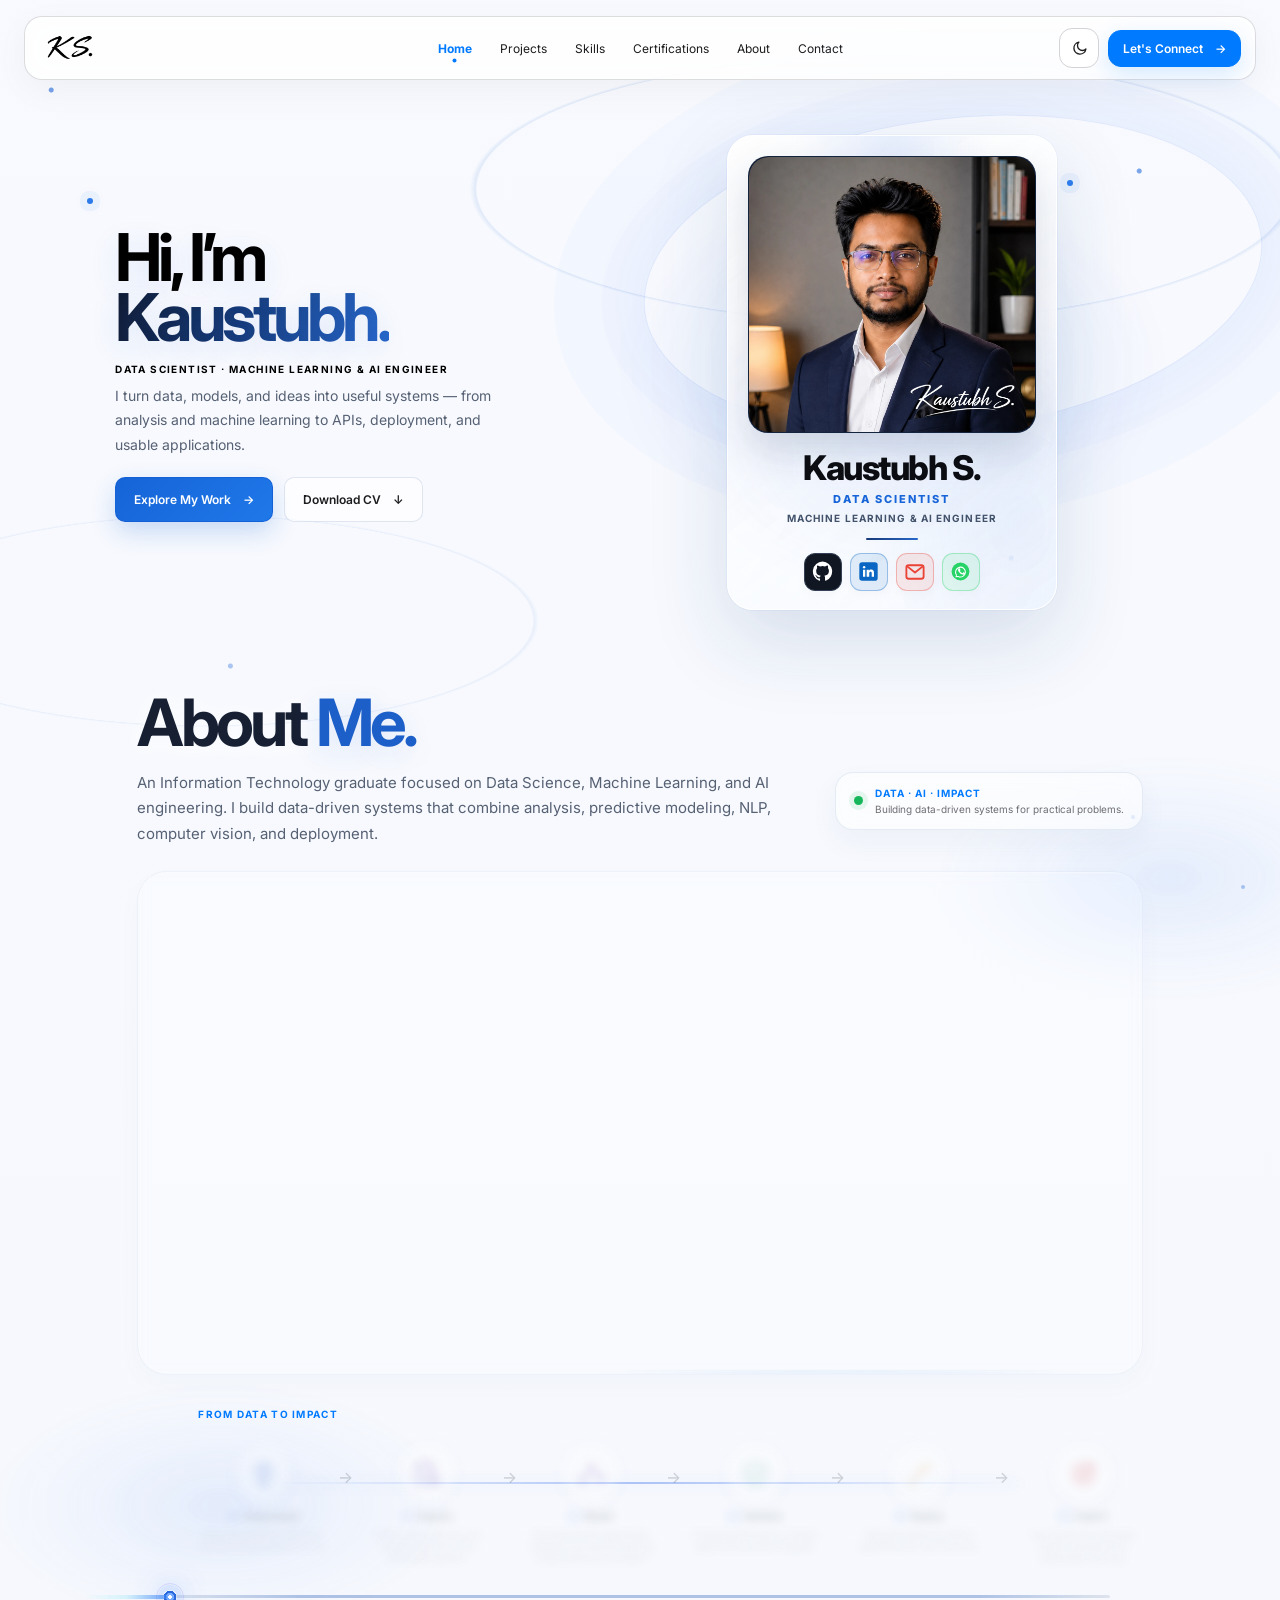
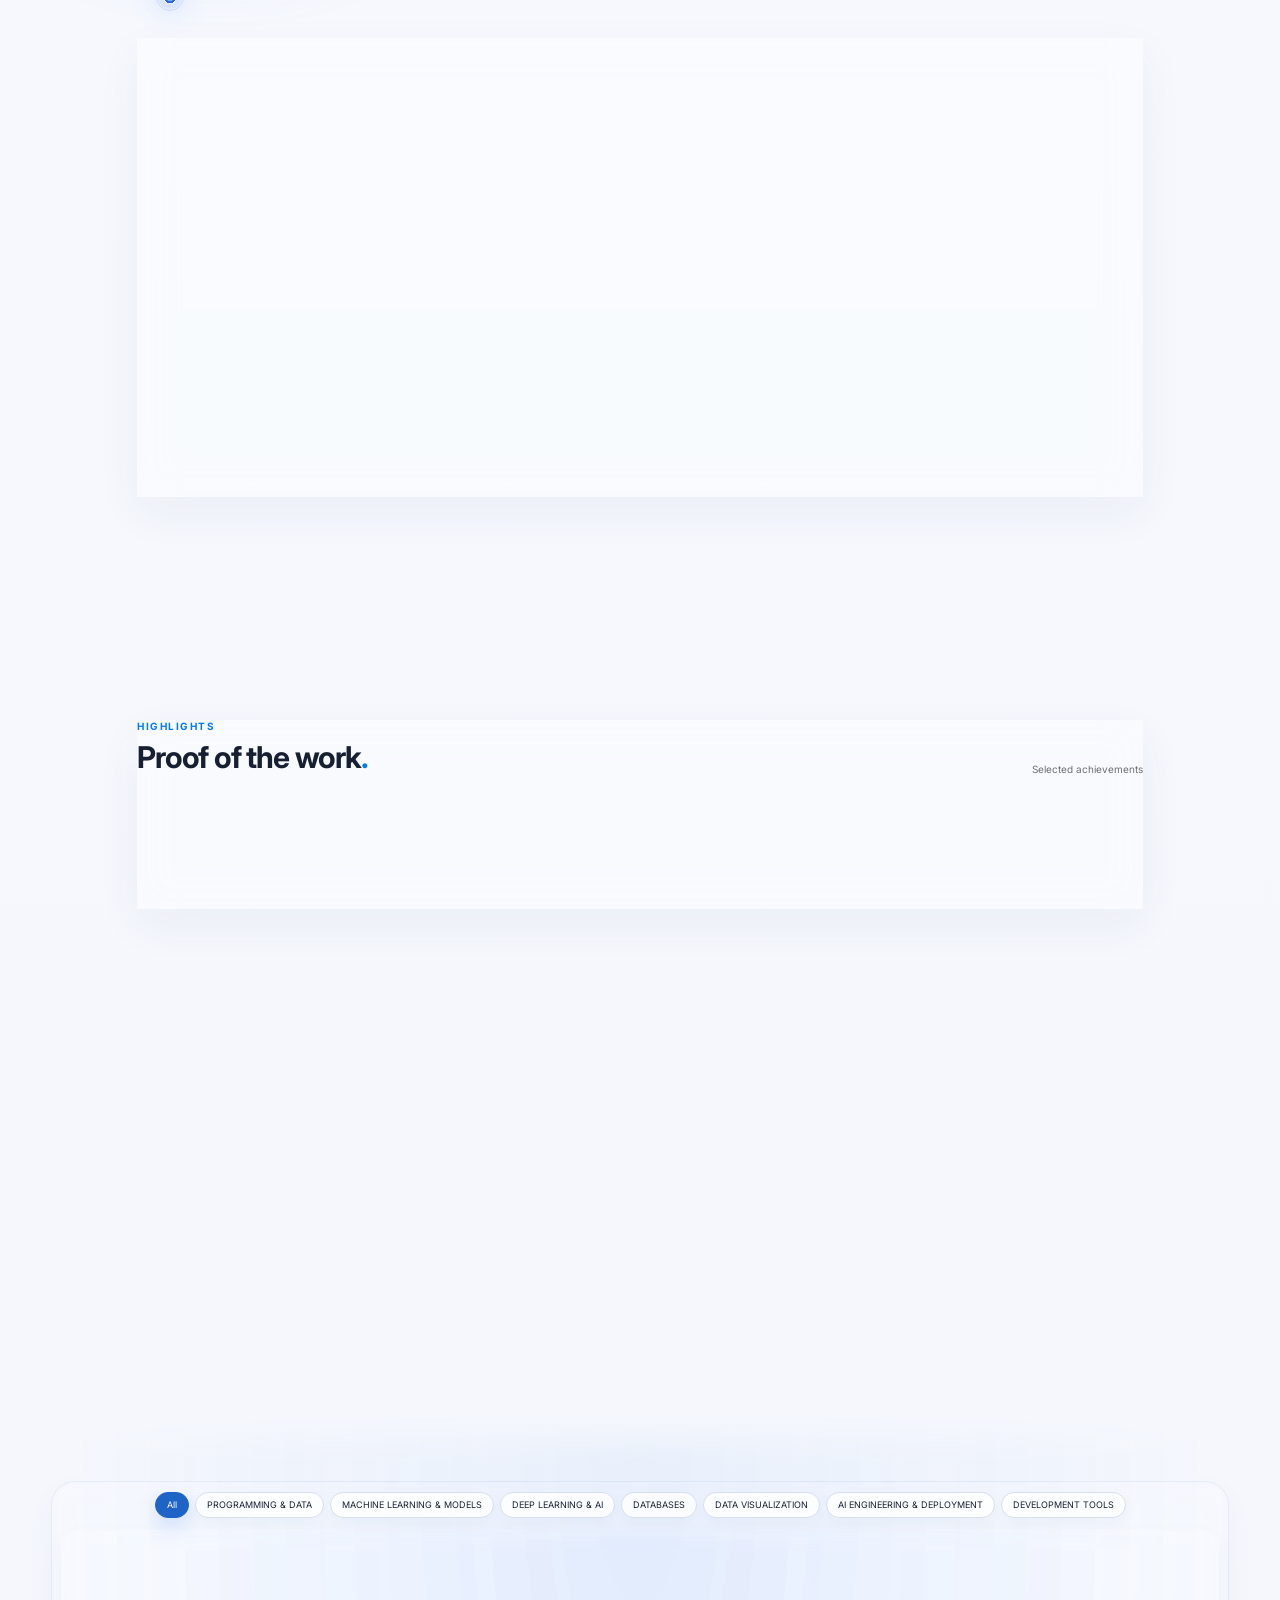
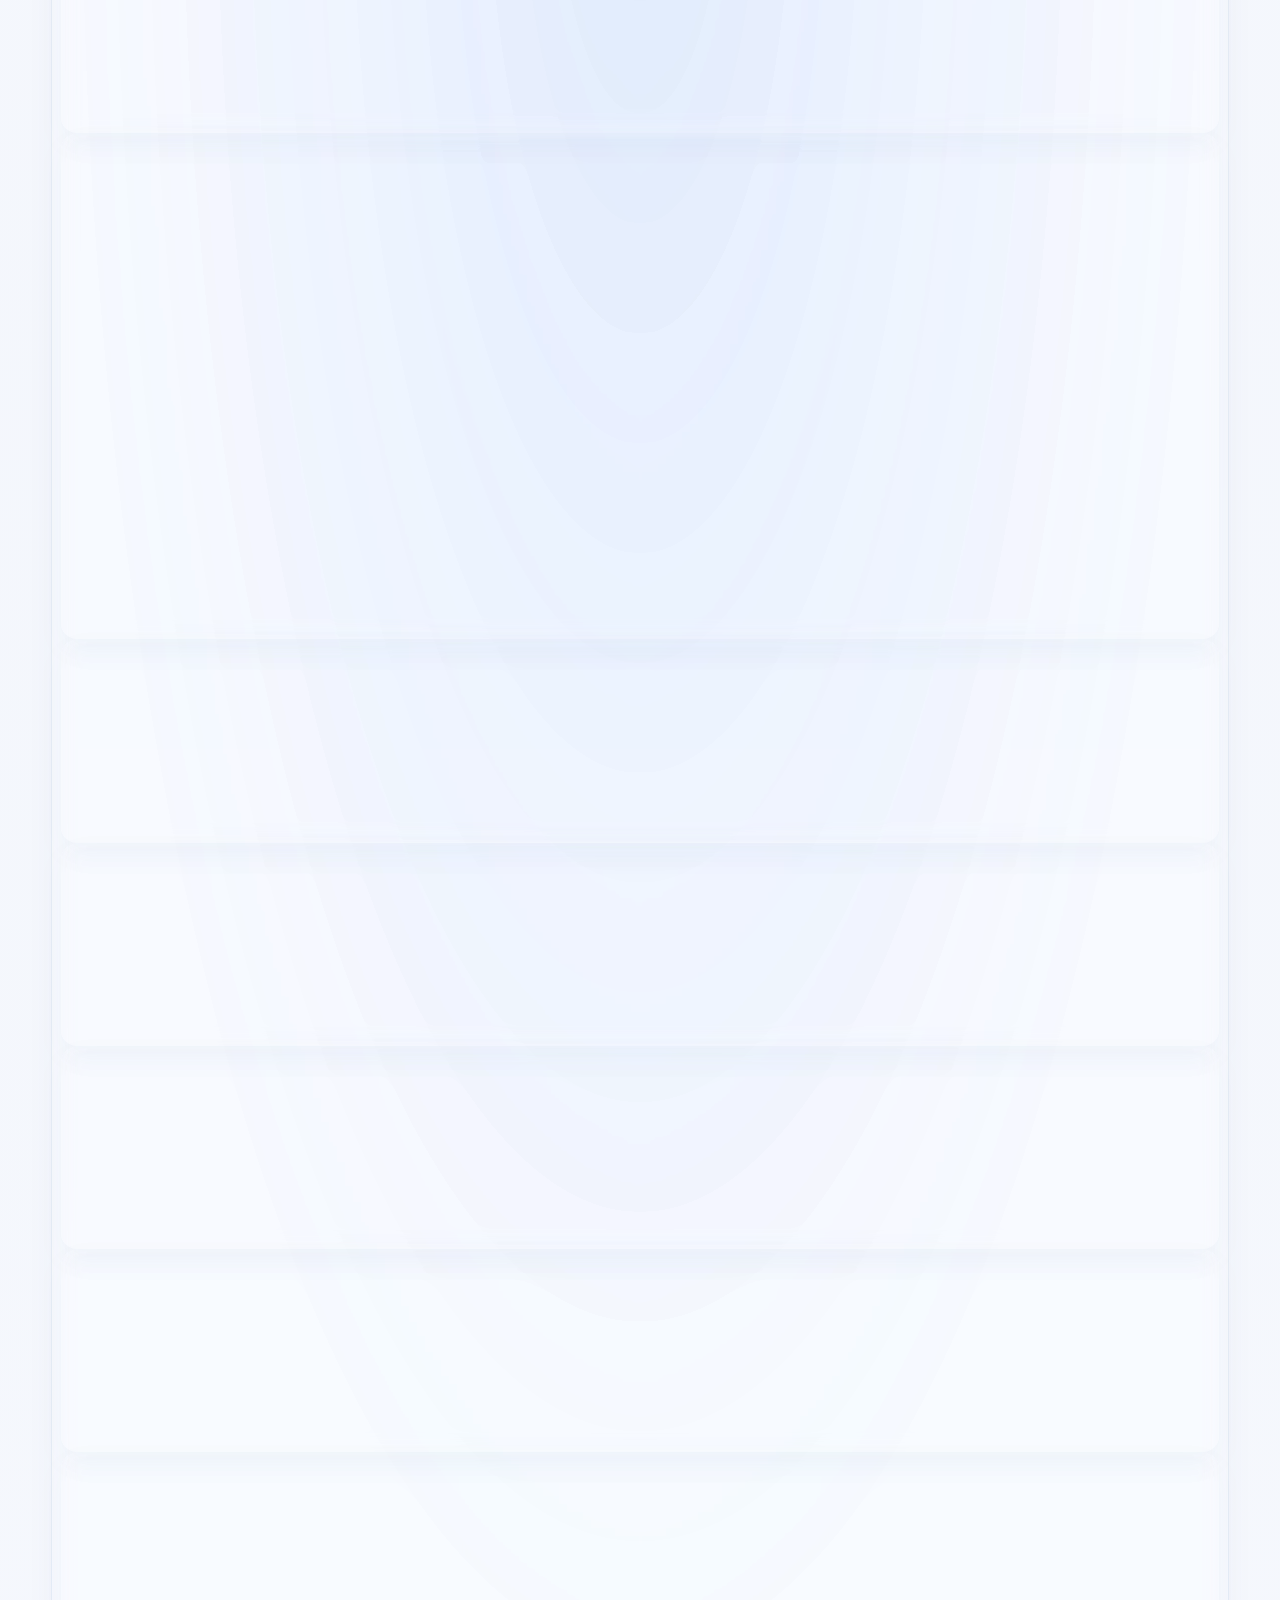
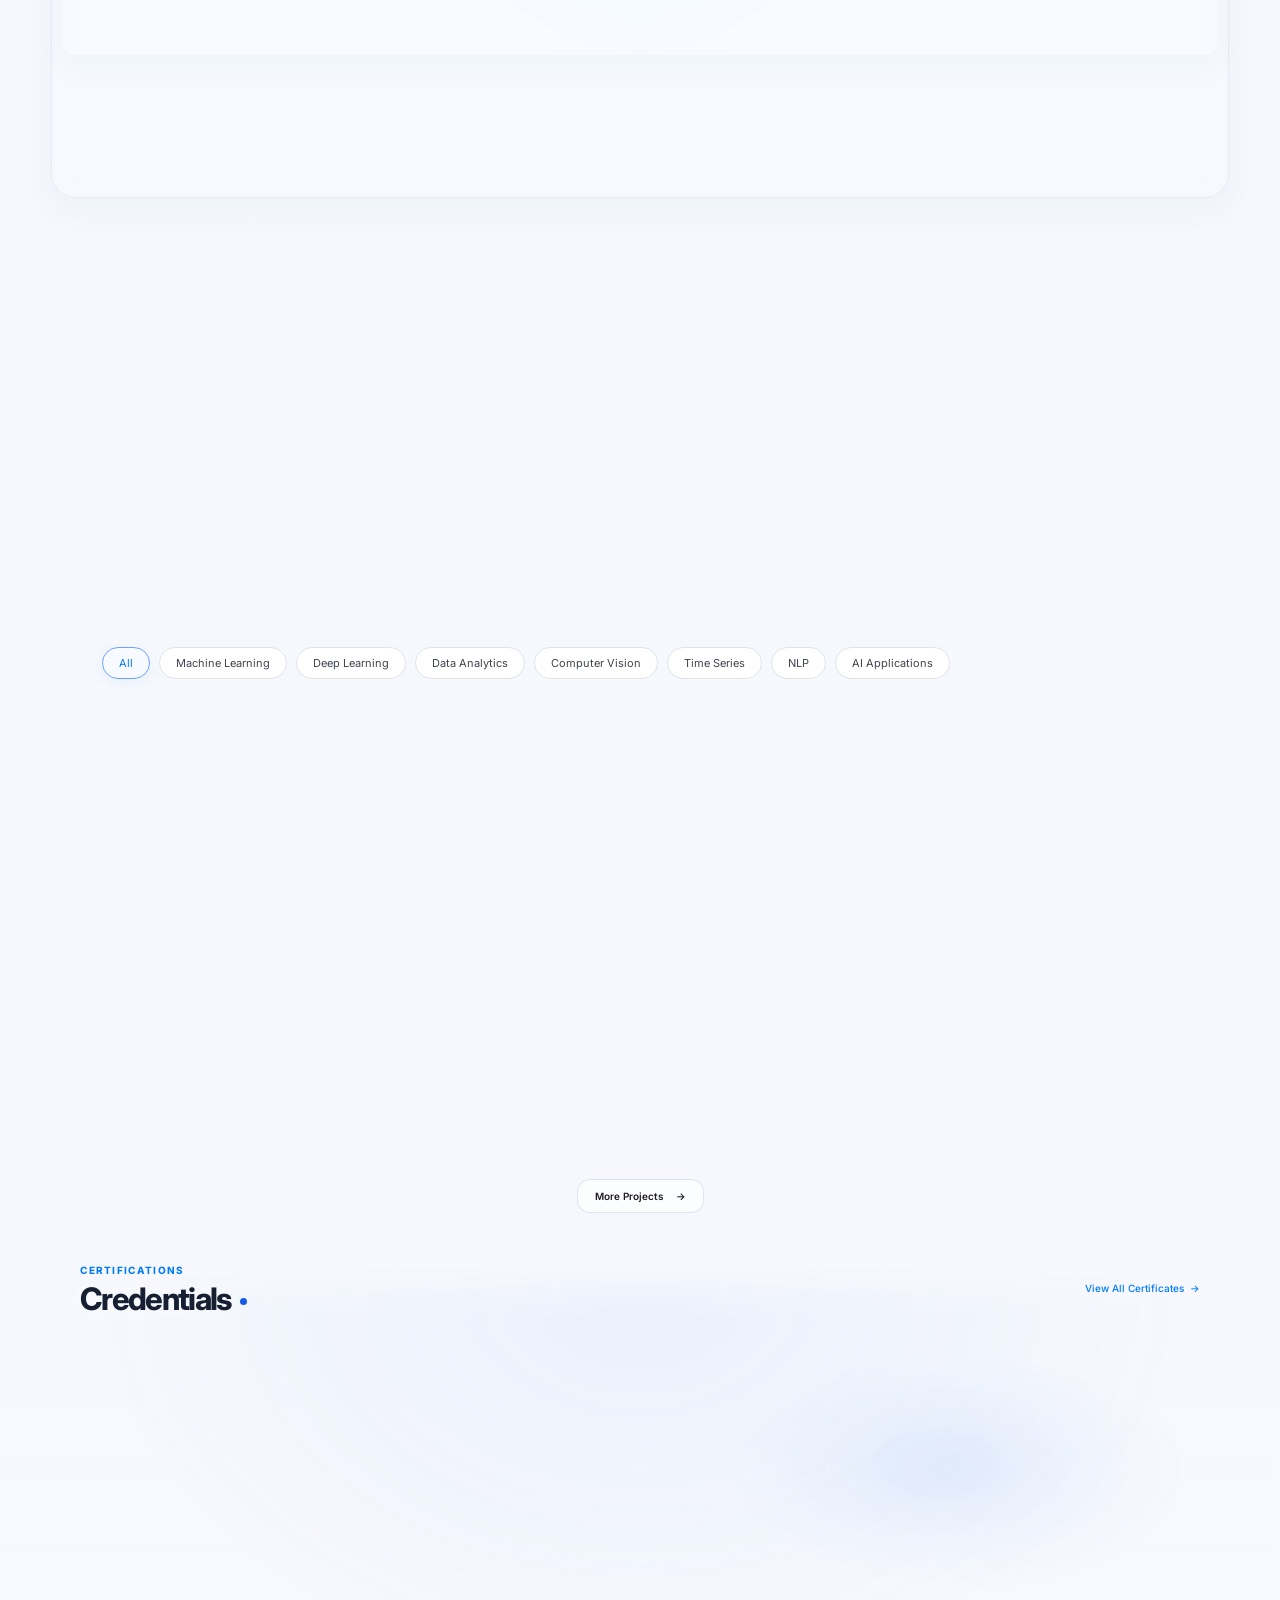
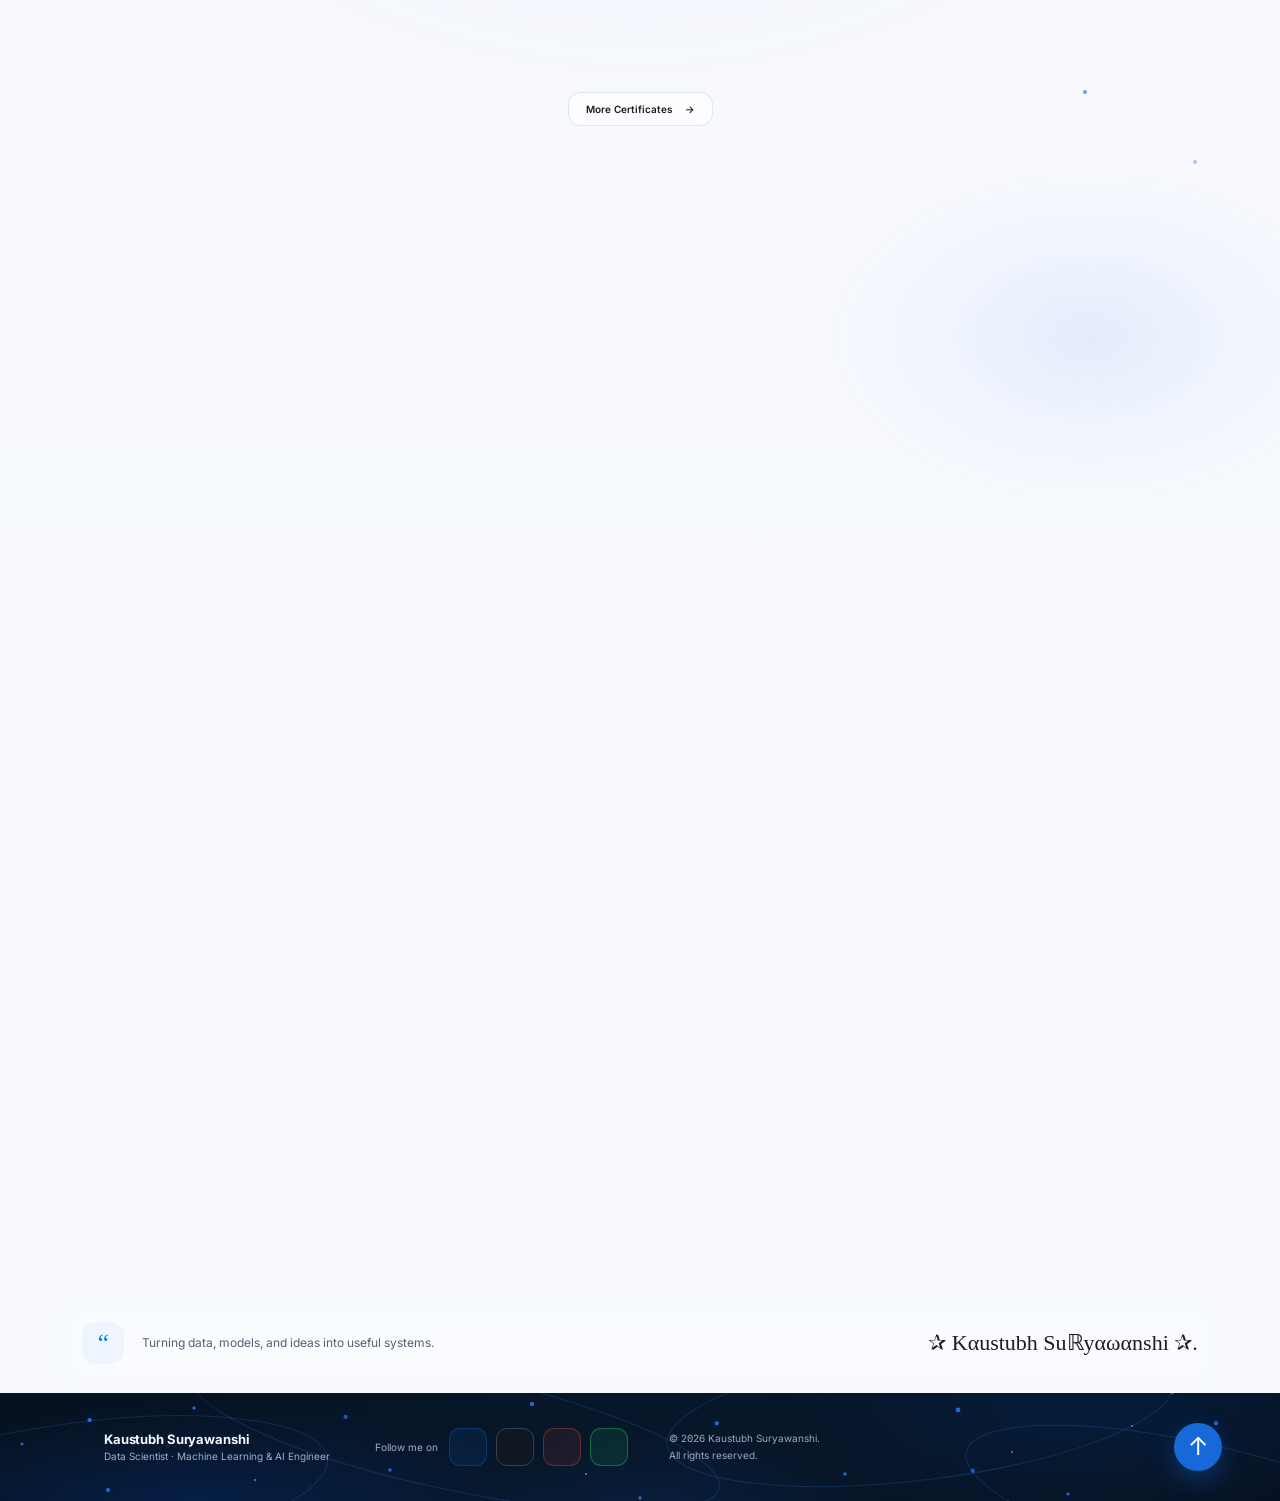
<file: index.html>
<!DOCTYPE html>

<html lang="en">
<head>
<meta charset="utf-8"/><meta content="light dark" name="color-scheme"/>
<meta content="width=device-width, initial-scale=1" name="viewport"/>
<link href="https://Kauatubh-Suryawanshi.github.io/" rel="canonical"/>
<meta content="Data Scientist and Machine Learning &amp; AI Engineer portfolio featuring data science, machine learning, AI applications, forecasting, computer vision, and deployed systems." name="description"/>
<meta content="#F5F5F7" name="theme-color"/><meta content="Kaustubh Suryawanshi" name="author"/><meta content="index,follow,max-image-preview:large,max-snippet:-1,max-video-preview:-1" name="robots"/><meta content="strict-origin-when-cross-origin" name="referrer"/>
<title>Kaustubh Suryawanshi — Data Scientist | Machine Learning &amp; AI Engineer</title>
<script>(function(){try{var k="ks-theme-preference";var saved=localStorage.getItem(k);var systemDark=window.matchMedia&&window.matchMedia("(prefers-color-scheme: dark)").matches;var theme=(saved==="dark"||saved==="light")?saved:(systemDark?"dark":"light");document.documentElement.dataset.theme=theme;document.documentElement.style.colorScheme=theme}catch(e){var theme=(window.matchMedia&&window.matchMedia("(prefers-color-scheme: dark)").matches)?"dark":"light";document.documentElement.dataset.theme=theme;document.documentElement.style.colorScheme=theme}})()</script>
<link href="styles.css?v=136" rel="stylesheet"/>
<meta content="Kaustubh Suryawanshi — Data Scientist | Machine Learning &amp; AI Engineer" property="og:title"/>
<meta content="Data Scientist and Machine Learning &amp; AI Engineer portfolio featuring data science, machine learning, AI applications, forecasting, computer vision, and deployed systems." property="og:description"/>
<meta content="website" property="og:type"/><meta content="https://Kauatubh-Suryawanshi.github.io/" property="og:url"/><meta content="https://Kauatubh-Suryawanshi.github.io/assets/social-preview.png" property="og:image"/><meta content="1200" property="og:image:width"/><meta content="630" property="og:image:height"/><meta content="Kaustubh Suryawanshi — Data Science · Machine Learning · AI Engineering" property="og:image:alt"/>
<meta content="summary_large_image" name="twitter:card"/><meta content="https://Kauatubh-Suryawanshi.github.io/" name="twitter:url"/><meta content="https://Kauatubh-Suryawanshi.github.io/assets/social-preview.png" name="twitter:image"/><meta content="Kaustubh Suryawanshi — Data Science · Machine Learning · AI Engineering" name="twitter:image:alt"/>
<script>document.documentElement.classList.add('js')</script>
<link href="favicon.svg" rel="icon" type="image/svg+xml"/><link href="assets/apple-touch-icon.png" rel="apple-touch-icon" sizes="180x180"/><link href="site.webmanifest" rel="manifest"/>
<script type="application/ld+json">{"@context":"https://schema.org","@type":"Person","name":"Kaustubh Suryawanshi","jobTitle":"Data Scientist | Machine Learning & AI Engineer","url":"https://Kauatubh-Suryawanshi.github.io/","sameAs":["https://github.com/Kauatubh-Suryawanshi","https://linkedin.com/in/kaustubh-suryawanshi18"]}</script>
<meta content="Kaustubh Suryawanshi — Data Scientist | Machine Learning &amp; AI Engineer" name="twitter:title"/><meta content="Data Scientist and Machine Learning &amp; AI Engineer portfolio featuring data science, machine learning, AI applications, forecasting, computer vision, and deployed systems." name="twitter:description"/></head>
<body class="home-page home-v2 home-reference-v19" id="top">
<a class="skip-link" href="#main-content">Skip to main content</a>
<div class="scroll-progress"></div>
<header class="nav-wrap home-nav-wrap">
<nav class="nav glass">
<a aria-current="page" aria-label="Kaustubh home" class="brand active" href="index.html"><img alt="KS" class="brand-signet" src="assets/ks-signet-hd.png" width="1536" height="1024" decoding="async"></a>
<div class="nav-links" id="site-nav-links"><a aria-current="page" class="active" href="index.html">Home</a><a href="projects.html">Projects</a><a href="skills.html">Skills</a><a href="certifications.html">Certifications</a><a href="about.html">About</a><a href="contact.html">Contact</a></div>
<div class="nav-actions"><button aria-label="Switch theme" class="icon-btn" data-theme-toggle="" type="button">☾</button><a class="primary small" data-magnetic="" href="contact.html">Let's Connect <span>→</span></a><button aria-controls="site-nav-links" aria-expanded="false" aria-label="Open menu" class="menu-btn" data-menu="" type="button">☰</button></div>
</nav>
</header>
<main id="main-content">
<!-- 01 HERO -->
<section class="home-v2-hero">
<div class="home-v2-copy">
<h1 class="hero-heading-exact" style="background:none!important;color:#101010!important;-webkit-text-fill-color:#101010!important;-webkit-background-clip:border-box!important;background-clip:border-box!important;">
<span class="hero-heading-black" style="display:inline-block!important;background:none!important;background-image:none!important;color:#000!important;-webkit-text-fill-color:#000!important;-webkit-background-clip:border-box!important;background-clip:border-box!important;">Hi, I’m</span><br/>
<span class="hero-heading-gradient" style="display:inline-block!important;background-image:linear-gradient(100deg,#101a31 0%,#173b78 45%,#2867c9 100%)!important;background-clip:text!important;-webkit-background-clip:text!important;color:transparent!important;-webkit-text-fill-color:transparent!important;">Kaustubh.</span></h1>
<div class="eyebrow home-v2-eyebrow" style="color:#000!important;-webkit-text-fill-color:#000!important;">DATA SCIENTIST · MACHINE LEARNING &amp; AI ENGINEER </div>
<p>I turn data, models, and ideas into useful systems — from analysis and machine learning to APIs, deployment, and usable applications.</p>
<div class="cta-row">
<a class="primary" data-magnetic="" href="projects.html">Explore My Work <span>→</span></a>
<a class="secondary" data-magnetic="" href="assets/Kaustubh_Suryawanshi_Resume.pdf" target="_blank" rel="noopener noreferrer" type="application/pdf">Download CV <span>↓</span></a>
</div>
<div class="home-social home-v2-social">
</div>
</div>

<div aria-label="Kaustubh Suryawanshi profile" class="home-v2-hero-profile">
<div aria-hidden="true" class="home-v2-profile-glow"></div>
<div class="home-v2-profile-card">
<div class="home-v2-profile-photo">
<img alt="Kaustubh Suryawanshi" src="assets/kaustubh2.webp" width="1122" height="1402" decoding="async">
<img alt="" aria-hidden="true" class="home-profile-signature" loading="lazy" src="assets/kaustubh-signature-footer.png" width="1790" height="648" decoding="async">
</div>
<div class="home-v2-profile-info">
<h2>Kaustubh S.</h2>
<div class="home-v2-profile-role-primary">DATA SCIENTIST</div>
<div class="home-v2-profile-role-secondary">MACHINE LEARNING &amp; AI ENGINEER</div>
</div>
<div aria-hidden="true" class="home-v2-profile-divider"></div>
<div aria-label="Social platforms" class="home-v2-profile-social">
<a aria-label="GitHub" href="https://github.com/Kauatubh-Suryawanshi" rel="noopener noreferrer" target="_blank"><img alt="" src="assets/social/github.svg" loading="lazy"></a>
<a aria-label="LinkedIn" href="https://linkedin.com/in/kaustubh-suryawanshi18" rel="noopener noreferrer" target="_blank"><img alt="" src="assets/social/linkedin.svg" loading="lazy"></a>
<a aria-label="Email" href="mailto:kaustubh18.work@gmail.com"><img alt="" src="assets/social/email.svg" loading="lazy"></a>
<a aria-label="WhatsApp" href="https://wa.me/919403183266" rel="noopener noreferrer" target="_blank"><img alt="" src="assets/social/whatsapp.svg" loading="lazy"></a>
</div>
</div>
</div></section>
<!-- about  -->
<section class="about-v2 page-shell">
<div class="about-v2-head">
<div>
<h1>About <span>Me.</span></h1>
<p class="about-v2-lead">An Information Technology graduate focused on Data Science, Machine Learning, and AI engineering. I build data-driven systems that combine analysis, predictive modeling, NLP, computer vision, and deployment.</p>
</div>
<div class="about-v2-status glass"><span class="about-v2-dot"></span><div><strong>DATA · AI · IMPACT</strong><small>Building data-driven systems for practical problems.</small></div></div>
</div>
<section class="about-v2-hero glass">
<div class="about-v2-copy">
<div class="eyebrow">MY APPROACH</div>
<h2>I turn complex data problems into <span>useful systems.</span></h2>
<p>My work spans data analysis, machine learning, time-series forecasting, explainable AI, NLP, computer vision, APIs, and cloud deployment. I focus on taking problems from raw data and experimentation to model evaluation, application development, and deployment.</p>
</div>
<div class="home-v2-hero-art" data-hero-art="">
<div class="hero-v2-label data">
<i aria-hidden="true" class="hero-v2-label-icon"><svg viewbox="0 0 24 24"><path d="M12 3v18M3 12h18M6.5 6.5l11 11M17.5 6.5l-11 11"></path><circle cx="12" cy="12" r="3.2"></circle></svg></i>
<div><b>DATA</b><span>Fuel for Complex</span></div>
</div>
<div class="hero-v2-label impact">
<i aria-hidden="true" class="hero-v2-label-icon"><svg viewbox="0 0 24 24"><circle cx="12" cy="12" r="3.2"></circle><path d="M12 2v3M12 19v3M2 12h3M19 12h3M4.9 4.9 7 7M17 17l2.1 2.1M19.1 4.9 17 7M7 17l-2.1 2.1"></path></svg></i>
<div><b>IMPACT</b><span>Designed &amp; Scalable</span></div>
</div>
<div class="hero-v2-label influence">
<i aria-hidden="true" class="hero-v2-label-icon"><svg viewbox="0 0 24 24"><rect height="17" rx="2" width="14" x="5" y="3.5"></rect><path d="M9 7h6M9 11h6M9 15h4"></path></svg></i>
<div><b>INFLUENCE</b><span>Structured &amp; Useful</span></div>
</div>
<svg aria-hidden="true" class="hero-v2-lines" preserveaspectratio="none" viewbox="0 0 720 460">
<!-- One quiet connector from the text into the cube + three dedicated right-side connectors. -->
<path d="M38 250 C125 250 145 302 248 238" fill="none" stroke="#8fa6c5" stroke-width="1.15"></path>
<path d="M404 105 C438 104 449 72 466 40" fill="none" stroke="#8fa6c5" stroke-width="1.15"></path>
<path d="M420 157 C451 157 451 112 466 112" fill="none" stroke="#8fa6c5" stroke-width="1.15"></path>
<path d="M420 214 C451 216 451 194 466 194" fill="none" stroke="#8fa6c5" stroke-width="1.15"></path>
<circle cx="38" cy="250" fill="#155bea" r="4"></circle>
<circle cx="466" cy="40" fill="#155bea" r="3.5"></circle>
<circle cx="466" cy="112" fill="#155bea" r="3.5"></circle>
<circle cx="466" cy="194" fill="#155bea" r="3.5"></circle>
</svg>
<div aria-label="Data intelligence cube visualization" class="hero-v2-platform hero-v2-reference-platform">
<div aria-hidden="true" class="hero-code-cube">
<svg class="hero-code-svg" role="presentation" viewbox="0 0 520 440">
<defs>
<lineargradient id="v42TopGlass" x1="0" x2="1" y1="0" y2="1">
<stop offset="0" stop-color="#ffffff" stop-opacity=".82"></stop>
<stop offset=".48" stop-color="#f8fbff" stop-opacity=".34"></stop>
<stop offset="1" stop-color="#d9e8f7" stop-opacity=".14"></stop>
</lineargradient>
<lineargradient id="v42FrontGlass" x1="0" x2="1" y1="0" y2="1">
<stop offset="0" stop-color="#ffffff" stop-opacity=".24"></stop>
<stop offset=".55" stop-color="#eaf4fd" stop-opacity=".12"></stop>
<stop offset="1" stop-color="#c8dced" stop-opacity=".07"></stop>
</lineargradient>
<lineargradient id="v42RightGlass" x1="0" x2="1" y1="0" y2="1">
<stop offset="0" stop-color="#ffffff" stop-opacity=".22"></stop>
<stop offset="1" stop-color="#bfd4e9" stop-opacity=".08"></stop>
</lineargradient>
<lineargradient id="v42Base" x1="0" x2="0" y1="0" y2="1">
<stop offset="0" stop-color="#ffffff"></stop>
<stop offset=".72" stop-color="#f3f8fc"></stop>
<stop offset="1" stop-color="#e1ebf4"></stop>
</lineargradient>
<radialgradient cx="32%" cy="26%" id="v42BlackSphere" r="78%">
<stop offset="0" stop-color="#5b626b"></stop>
<stop offset=".22" stop-color="#20252b"></stop>
<stop offset=".68" stop-color="#0c0f13"></stop>
<stop offset="1" stop-color="#000000"></stop>
</radialgradient>
<radialgradient cx="32%" cy="24%" id="v42BlueSphere" r="80%">
<stop offset="0" stop-color="#a7ceff"></stop>
<stop offset=".20" stop-color="#5fa0ff"></stop>
<stop offset=".62" stop-color="#1769e8"></stop>
<stop offset="1" stop-color="#0750c7"></stop>
</radialgradient>
<radialgradient cx="30%" cy="22%" id="v42WhiteSphere" r="78%">
<stop offset="0" stop-color="#ffffff"></stop>
<stop offset=".45" stop-color="#e8edf2"></stop>
<stop offset="1" stop-color="#aab4be"></stop>
</radialgradient>
<radialgradient cx="50%" cy="50%" id="v42Mist" r="50%">
<stop offset="0" stop-color="#6e93bb" stop-opacity=".22"></stop>
<stop offset="1" stop-color="#6e93bb" stop-opacity="0"></stop>
</radialgradient>
<radialgradient id="v42Shadow">
<stop offset="0" stop-color="#31577f" stop-opacity=".28"></stop>
<stop offset="1" stop-color="#31577f" stop-opacity="0"></stop>
</radialgradient>
<filter height="200%" id="v42Blur12" width="200%" x="-50%" y="-50%"><fegaussianblur stddeviation="12"></fegaussianblur></filter>
<filter height="200%" id="v42Blur6" width="200%" x="-50%" y="-50%"><fegaussianblur stddeviation="6"></fegaussianblur></filter>
<clippath id="v42CubeInterior">
<polygon points="110,72 286,18 476,83 476,319 322,375 110,301"></polygon>
</clippath>
<clippath id="v42FrontInterior">
<polygon points="110,72 322,138 322,375 110,301"></polygon>
</clippath>
<clippath id="v42RightInterior">
<polygon points="322,138 476,83 476,319 322,375"></polygon>
</clippath>
</defs>
<!-- soft grounding shadow -->
<ellipse cx="300" cy="405" fill="url(#v42Shadow)" filter="url(#v42Blur12)" rx="208" ry="38"></ellipse>
<!-- V47 — perspective-locked square pedestal. Its four top edges share the cube's exact perspective axes. -->
<!-- cube footprint: back-left (286,245), back-right (476,319), front-right (322,375), front-left (110,301) -->
<polygon fill="#d9e5ef" opacity=".68" points="76,300 286,238 512,318 178,406"></polygon>
<polygon fill="url(#v42Base)" points="84,287 286,225 504,304 178,392" stroke="#cbd9e7" stroke-width="1.25"></polygon>
<!-- true square top: each edge is parallel to the corresponding cube edge -->
<polygon fill="#ffffff" opacity=".98" points="96,286 286,228 492,302 178,383" stroke="#d4e1ec" stroke-width="1.15"></polygon>
<!-- controlled thickness, kept directly under the same four square corners -->
<polygon fill="#eef4f9" opacity=".97" points="96,286 178,383 178,402 76,300 76,289"></polygon>
<polygon fill="#e3edf5" opacity=".96" points="178,383 492,302 504,318 178,402"></polygon>
<polygon fill="#f5f9fc" opacity=".86" points="492,302 504,318 504,304 286,225 286,228"></polygon>
<polyline fill="none" opacity=".98" points="96,286 286,228 492,302 178,383 96,286" stroke="#d1dfeb" stroke-width="1.05"></polyline>
<!-- exact three-sheet glass cube geometry -->
<polygon fill="url(#v42TopGlass)" points="110,72 286,18 476,83 322,138" stroke="#c7d6e5" stroke-width="1.1"></polygon>
<polygon fill="url(#v42FrontGlass)" points="110,72 322,138 322,375 110,301" stroke="#b9ccdf" stroke-width="1.1"></polygon>
<polygon fill="url(#v42RightGlass)" points="322,138 476,83 476,319 322,375" stroke="#b9ccdf" stroke-width="1.1"></polygon>
<!-- subtle interior atmosphere -->
<ellipse cx="300" cy="226" fill="url(#v42Mist)" rx="154" ry="136"></ellipse>
<ellipse cx="305" cy="235" fill="#ffffff" opacity=".045" rx="104" ry="92"></ellipse>
<!-- particle field sits inside the glass sheets -->
<g clip-path="url(#v42CubeInterior)" id="v42-back-particles" opacity=".62"></g>
<g clip-path="url(#v42CubeInterior)" id="v42-particles"></g>
<!-- glass sheet edges / seams -->
<path d="M110 72 L286 18 L476 83 L322 138 Z" fill="none" stroke="#ffffff" stroke-opacity=".78" stroke-width="1.2"></path>
<path d="M110 72 L322 138 L322 375 L110 301 Z" fill="none" stroke="#ffffff" stroke-opacity=".62" stroke-width="1.15"></path>
<path d="M322 138 L476 83 L476 319 L322 375 Z" fill="none" stroke="#ffffff" stroke-opacity=".52" stroke-width="1.15"></path>
<line stroke="#ffffff" stroke-opacity=".84" stroke-width="1.25" x1="322" x2="322" y1="138" y2="375"></line>
<line stroke="#ffffff" stroke-opacity=".9" stroke-width="1" x1="110" x2="286" y1="72" y2="18"></line>
<line stroke="#ffffff" stroke-opacity=".78" stroke-width="1" x1="286" x2="476" y1="18" y2="83"></line>
<!-- soft contact shadow inside the cube -->
<ellipse cx="306" cy="359" fill="#31577f" filter="url(#v42Blur6)" opacity=".12" rx="104" ry="20"></ellipse>
</svg>
</div>
</div>
</div>

</section>
<!-- 02 FROM DATA TO IMPACT — intentionally placed before THE STORY -->
<section aria-labelledby="process-title" class="home-v2-section home-v2-process">
<div class="eyebrow" id="process-title">FROM DATA TO IMPACT</div>
<div class="process-v2-line" role="list">
<div class="process-v2-item" role="listitem">
<span aria-hidden="true" class="process-v2-icon"><svg viewbox="0 0 24 24"><path d="M9 18h6M10 21h4M8.4 14.8A6 6 0 1 1 15.7 15c-.8.7-1.4 1.4-1.7 2H10c-.3-.8-.8-1.5-1.6-2.2Z"></path><path d="M12 6v5M9.8 9.2 12 11.4l2.2-2.2"></path></svg></span>
<div class="process-v2-title"><small>01</small><h3>Understand</h3></div>
<p>Define the problem, objectives, constraints, and success metrics.</p>
</div>
<span aria-hidden="true" class="process-v2-arrow">→</span>
<div class="process-v2-item" role="listitem">
<span aria-hidden="true" class="process-v2-icon"><svg viewbox="0 0 24 24"><ellipse cx="10" cy="5" rx="6.5" ry="2.8"></ellipse><path d="M3.5 5v6c0 1.55 2.9 2.8 6.5 2.8s6.5-1.25 6.5-2.8V5M3.5 11v6c0 1.55 2.9 2.8 6.5 2.8s6.5-1.25 6.5-2.8v-6"></path><circle cx="17.2" cy="16.4" r="3.2"></circle><path d="m19.5 18.7 2 2"></path></svg></span>
<div class="process-v2-title"><small>02</small><h3>Explore</h3></div>
<p>Collect, clean, analyze, and visualize data to uncover meaningful patterns.</p>
</div>
<span aria-hidden="true" class="process-v2-arrow">→</span>
<div class="process-v2-item" role="listitem">
<span aria-hidden="true" class="process-v2-icon"><svg viewbox="0 0 24 24"><circle cx="5" cy="17" r="2.2"></circle><circle cx="12" cy="7" r="2.2"></circle><circle cx="19" cy="15" r="2.2"></circle><path d="m6.8 15.4 3.5-6.8M13.9 8.2l3.2 5.6"></path></svg></span>
<div class="process-v2-title"><small>03</small><h3>Model</h3></div>
<p>Develop and train appropriate statistical and machine learning models suited to the problem.</p>
</div>
<span aria-hidden="true" class="process-v2-arrow">→</span>
<div class="process-v2-item" role="listitem">
<span aria-hidden="true" class="process-v2-icon"><svg viewbox="0 0 24 24"><path d="M12 3 20 6v5.5c0 4.8-3.2 7.9-8 9.5-4.8-1.6-8-4.7-8-9.5V6l8-3Z"></path><path d="m8.2 12 2.4 2.4 5.3-5.3"></path></svg></span>
<div class="process-v2-title"><small>04</small><h3>Validate</h3></div>
<p>Evaluate performance, compare approaches, and test reliability.</p>
</div>
<span aria-hidden="true" class="process-v2-arrow">→</span>
<div class="process-v2-item" role="listitem">
<span aria-hidden="true" class="process-v2-icon"><svg viewbox="0 0 24 24"><path d="M4 20 10.2 13.8M13.8 10.2 20 4M7 17l-3 3 4.2-.8M17 7l3-3-.8 4.2"></path><path d="m9.5 14.5 5-5M11.3 6.2 15 9.8"></path></svg></span>
<div class="process-v2-title"><small>05</small><h3>Deploy</h3></div>
<p>Integrate models into APIs or applications for real-world use.</p>
</div>
<span aria-hidden="true" class="process-v2-arrow">→</span>
<div class="process-v2-item" role="listitem">
<span aria-hidden="true" class="process-v2-icon"><svg viewbox="0 0 24 24"><circle cx="12" cy="12" r="8.5"></circle><circle cx="12" cy="12" r="4.5"></circle><circle cx="12" cy="12" r="1.4"></circle><path d="M15.8 8.2 20 4M17.4 4H20v2.6"></path></svg></span>
<div class="process-v2-title"><small>06</small><h3>Impact</h3></div>
<p>Turn results into actionable insights, decisions, and measurable outcomes.</p>
</div>
</div>
</section>
<section class="about-v2-grid section-block">
<article class="about-v2-story glass">
<div class="eyebrow">THE STORY</div>
<h2>From data to decisions<span>.</span></h2>
<p>I’m an Information Technology graduate from the University of Mumbai focused on Data Science, Machine Learning, and AI engineering. My projects span business analytics, time-series forecasting, predictive modeling, explainable ML, NLP, computer vision, and AI applications.</p>
<p>I start with the problem, work through the data, build and evaluate the right model, and turn the result into something people can actually use.</p>
<div class="about-v2-signature"><img alt="Kaustubh Suryawanshi signature" loading="lazy" src="assets/kaustubh-signature-hd.png" width="1790" height="648" decoding="async"></div>
</article>
<aside class="about-v2-work glass">
<div class="eyebrow">WHAT I BUILD</div>
<h2>Different problems. One mindset<span>.</span></h2>
<a href="sign-language.html"><b>01</b><div><strong>Computer Vision &amp; Deep Learning</strong><small>Real-time sign language recognition and translation using computer vision and deep learning.</small></div><span>→</span></a>
<a href="demandlens.html"><b>02</b><div><strong>Time-Series Forecasting</strong><small>Demand forecasting and model comparison for retail planning and predictive analytics.</small></div><span>→</span></a>
<a href="churnlens.html"><b>03</b><div><strong>Explainable Machine Learning</strong><small>Customer churn prediction using machine learning, feature analysis, and SHAP-based explanations.</small></div><span>→</span></a>
<a href="datalens.html"><b>04</b><div><strong>Data &amp; AI Applications</strong><small>Analytics and intelligent applications that transform structured data into actionable insights.</small></div><span>→</span></a>
</aside>
</section>
<!-- <section class="about-v2-facts">

  <article class="about-v2-fact glass">
    <span class="about-v2-icon">
      <svg viewBox="0 0 24 24" aria-hidden="true">
        <path d="M8 11a4 4 0 1 0 0-8 4 4 0 0 0 0 8Zm8-1a3 3 0 1 0 0-6 3 3 0 0 0 0 6ZM2.8 21c.4-3.5 2.4-5.5 5.2-5.5s4.8 2 5.2 5.5M14 21c.2-2.5 1.5-4.2 3.9-4.2 2 0 3.2 1.3 3.5 4.2"></path>
      </svg>
    </span>
    <div>
      <strong>5+ Major Projects</strong>
      <p>Data Science · Machine Learning · AI</p>
    </div>
  </article>

  <article class="about-v2-fact glass">
    <span class="about-v2-icon">
      <svg viewBox="0 0 24 24" aria-hidden="true">
        <path d="M4 6h16M4 12h16M4 18h16"></path>
        <circle cx="7" cy="6" r="1.2"></circle>
        <circle cx="14" cy="12" r="1.2"></circle>
        <circle cx="10" cy="18" r="1.2"></circle>
      </svg>
    </span>
    <div>
      <strong>20+ Technologies</strong>
      <p>Python · SQL · ML · Cloud · APIs</p>
    </div>
  </article>

  <article class="about-v2-fact glass">
    <span class="about-v2-icon">
      <svg viewBox="0 0 24 24" aria-hidden="true">
        <path d="M4 17h4v-5h4v-3h4V5h4"></path>
        <path d="m16 5 4 0-2 3"></path>
      </svg>
    </span>
    <div>
      <strong>3 Deployed Applications</strong>
      <p>Production-ready data &amp; AI applications</p>
    </div>
  </article>

  <article class="about-v2-fact glass">
    <span class="about-v2-icon">
      <svg viewBox="0 0 24 24" aria-hidden="true">
        <path d="M5 20V9h4v11M10 20V5h4v15M15 20v-8h4v8"></path>
        <path d="M4 20h16"></path>
      </svg>
    </span>
    <div>
      <strong>End-to-End Data &amp; AI Systems</strong>
      <p>Analysis · Modeling · Deployment</p>
    </div>
  </article>

</section>

</section> -->
<div class="section-heading"><div><div class="eyebrow"></div><h2>Education<span>.</span></h2></div><span class="section-note"></span></div>
<section class="about-v2-facts">
<article class="about-v2-fact glass"><span class="about-v2-icon">01</span><div><small>EDUCATION</small><strong>B.E. Information Technology</strong><p>University of Mumbai · 2026</p></div></article>
<article class="about-v2-fact glass"><span class="about-v2-icon">02</span><div><small>ACADEMIC RESULT</small><strong>7.3 / 10 CGPA</strong><p>Graduated in 2026</p></div></article>
<article class="about-v2-fact glass"><span class="about-v2-icon">03</span><div><small>FOCUS</small><strong>Data Science · Machine Learning · AI Engineering </strong><p>Python · SQL · Statistical Modeling</p></div></article>
<article class="about-v2-fact glass"><span class="about-v2-icon">04</span><div><small>BASED IN</small><strong>Mumbai, India</strong><p>Open to Data Science &amp; AI opportunities</p></div></article>
</section>
<section class="about-v2-highlights section-block">
<div class="section-heading"><div><div class="eyebrow">HIGHLIGHTS</div><h2>Proof of the work<span>.</span></h2></div><span class="section-note">Selected achievements</span></div>
<div class="about-v2-achievements">
<button class="about-v2-achievement glass interactive cert-trigger" data-cert="XIZBIT 2026" data-cert-file="assets/certificates/new/xzibit-2026.jpg" data-cert-link="" data-description="2nd Place achievement in the XIZBIT 2026 project competition." data-issuer="Achievement" data-proof="" type="button"><b>02</b><div><strong>2nd Place — XIZBIT 2026</strong><p>Ranked 2nd among 150+ projects in the project competition</p></div><span>↗</span></button>
<button class="about-v2-achievement glass interactive cert-trigger" data-cert="Aavishkar Research Convention" data-cert-file="assets/certificates/new/avishkar-2026.jpg" data-cert-link="" data-description="Selected as a finalist at the University of Mumbai Aavishkar Research Convention." data-issuer="Achievement" data-proof="" type="button"><b>20</b><div><strong>Finalist — Aavishkar Research Convention</strong><p>Selected as a finalist at the 20th University of Mumbai Aavishkar Research Convention.</p></div><span>↗</span></button>
<button class="about-v2-achievement glass interactive cert-trigger" data-cert="SCAN-TO-KNOW" data-cert-file="assets/certificates/new/scan-to-know-patent-record.png" data-cert-link="" data-description="Patent application for an AI-powered food ingredient analysis and product intelligence system." data-issuer="Patent Application" data-proof="" type="button"><b>IP</b><div><strong>Patent Application — ScanToKnow</strong><p>Patent application for an AI-powered food ingredient analysis and product intelligence system.</p></div><span>↗</span></button>
</div>
</section>
</section>
<!-- 03 FULL SKILLS PAGE ON HOME -->
<section aria-label="Skills" class="home-skills-section">
<!-- =========================================================
     ORIGINAL HERO — UNCHANGED
     ========================================================= -->
<section class="skills-ref-hero">
<div class="skills-ref-copy">
<div class="eyebrow skills-blue-dot">
MY SKILLS
</div>
<h1>
What I Work With
</h1>
<p>
A curated collection of technologies, libraries, frameworks and tools I use to design, build and ship data-driven solutions.
</p>
<div class="skills-ref-stats">
<div>
<span class="ref-stat-icon">▱</span>
<b>20+</b>
<small>Technologies</small>
</div>
<div>
<span class="ref-stat-icon">◇</span>
<b>5+</b>
<small>Data &amp; AI Projects</small>
</div>
<div>
<span class="ref-stat-icon">∞</span>
<b>Always</b>
<small>Learning</small>
</div>
</div>
</div>
<div aria-hidden="true" class="skills-ref-art">
<div class="art-orbit orbit-a"></div>
<div class="art-orbit orbit-b"></div>
<div class="skill-float py">
Python
</div>
<div class="skill-float sql">
SQL
</div>
<div class="skill-float bi">
▥
</div>
<div class="skill-float aws">
aws
</div>
<div class="skill-float tf">
TF
</div>
<div class="skill-float code">
&lt;/&gt;
</div>
<div class="skill-float docker">
▦
</div>
<div class="skill-float db">
●
</div>
<div class="laptop">
<div class="laptop-screen">
<div class="screen-code">
&lt;/&gt;
</div>
<i></i>
<i></i>
<i></i>
</div>
<div class="laptop-base"></div>
</div>
</div>
</section>
<!-- =========================================================
     ORIGINAL BOARD
     ========================================================= -->
<section class="skills-ref-board">
<div aria-label="Skill categories" class="skill-filter-ref" role="tablist">
<button class="active" data-skill-filter="all">All</button>
<button data-skill-filter="programming">PROGRAMMING &amp; DATA</button>
<button data-skill-filter="ml-models">MACHINE LEARNING &amp; MODELS</button>
<button data-skill-filter="ai">DEEP LEARNING &amp; AI</button>
<button data-skill-filter="databases">DATABASES</button>
<button data-skill-filter="visualization">DATA VISUALIZATION</button>
<button data-skill-filter="deployment">AI ENGINEERING &amp; DEPLOYMENT</button>
<button data-skill-filter="tools">DEVELOPMENT TOOLS</button>
</div>
<section class="skill-category data-cat" data-category-section="programming">
<div class="skill-category-head"><strong>▣   PROGRAMMING &amp; DATA</strong><span>Programming, data manipulation and analytical foundations</span></div>
<div class="skill-ref-grid">
<article class="skill-ref-card" data-skill-category="programming"><div class="skill-ref-top"><span class="skill-ref-logo python"><img alt="Python" src="assets/skills/python.png" width="512" height="512" decoding="async" loading="lazy"></span><span class="skill-ref-type">Language</span></div><h3>Python</h3><p>Primary language across data analysis, machine learning, forecasting and AI applications.</p><div class="skill-ref-tags"><span>5+ projects</span><span>Core</span></div></article>
<article class="skill-ref-card" data-skill-category="programming"><div class="skill-ref-top"><span class="skill-ref-logo sql"><img alt="SQL" loading="lazy" src="assets/skills/sql.png" width="90" height="80" decoding="async"></span><span class="skill-ref-type">Data</span></div><h3>SQL</h3><p>Querying, transformation and analytical workflows for structured data.</p><div class="skill-ref-tags"><span>DataLens</span><span>ChurnLens</span></div></article>
<article class="skill-ref-card" data-skill-category="programming"><div class="skill-ref-top"><span class="skill-ref-logo pandas"><img alt="Pandas" loading="lazy" src="assets/skills/pandas.png" width="512" height="512" decoding="async"></span><span class="skill-ref-type">Library</span></div><h3>Pandas</h3><p>Data cleaning, feature preparation, analysis and model-ready datasets.</p><div class="skill-ref-tags"><span>Core</span><span>Python</span></div></article>
<article class="skill-ref-card" data-skill-category="programming"><div class="skill-ref-top"><span class="skill-ref-logo numpy"><img alt="NumPy" loading="lazy" src="assets/skills/numPy.png" width="512" height="512" decoding="async"></span><span class="skill-ref-type">Library</span></div><h3>NumPy</h3><p>Numerical computing and array-based processing for data workflows.</p><div class="skill-ref-tags"><span>Core</span></div></article>
</div>
</section>
<section class="skill-category ml-cat" data-category-section="ml-models">
<div class="skill-category-head"><strong>♧   MACHINE LEARNING &amp; MODELS</strong><span>Algorithms, modeling, forecasting and model evaluation</span></div>
<div class="skill-ref-grid">
<article class="skill-ref-card" data-skill-category="ml-models"><div class="skill-ref-top"><span class="skill-ref-logo sklearn"><img alt="Scikit-learn" loading="lazy" src="assets/skills/sklearn.png" width="512" height="512" decoding="async"></span><span class="skill-ref-type">ML</span></div><h3>Scikit-learn</h3><p>Preprocessing, model training, evaluation and classical ML workflows.</p><div class="skill-ref-tags"><span>DataLens</span><span>ChurnLens</span></div></article>
<article class="skill-ref-card" data-skill-category="ml-models"><div class="skill-ref-top"><span class="skill-ref-logo Classification"><img alt="Classification" loading="lazy" src="assets/skills/classfication.png" width="128" height="128" decoding="async"></span><span class="skill-ref-type">Method</span></div><h3>Classification</h3><p>Supervised learning workflows for predicting discrete classes and decision outcomes.</p><div class="skill-ref-tags"><span>ML</span><span>Scikit-learn</span></div></article>
<article class="skill-ref-card" data-skill-category="ml-models"><div class="skill-ref-top"><span class="skill-ref-logo regression"><img alt="regression" loading="lazy" src="assets/skills/regression.png" width="512" height="512" decoding="async"></span><span class="skill-ref-type">Method</span></div><h3>Regression</h3><p>Predictive modeling for continuous outcomes and quantitative estimation.</p><div class="skill-ref-tags"><span>ML</span><span>Scikit-learn</span></div></article>
<article class="skill-ref-card" data-skill-category="ml-models"><div class="skill-ref-top"><span class="skill-ref-logo feature"><img alt="feature" loading="lazy" src="assets/skills/feature.jpeg" width="350" height="350" decoding="async"></span><span class="skill-ref-type">Technique</span></div><h3>Feature Engineering</h3><p>Transforming raw variables into informative features for robust model performance.</p><div class="skill-ref-tags"><span>ML</span><span>Data</span></div></article>
<article class="skill-ref-card" data-skill-category="ml-models"><div class="skill-ref-top"><span class="skill-ref-logo assessment"><img alt="assessment" loading="lazy" src="assets/skills/assessment.png" width="512" height="512" decoding="async"></span><span class="skill-ref-type">Evaluation</span></div><h3>Model Evaluation</h3><p>Validation and performance assessment using appropriate metrics and test strategies.</p><div class="skill-ref-tags"><span>ML</span><span>Validation</span></div></article>
<article class="skill-ref-card" data-skill-category="ml-models"><div class="skill-ref-top"><span class="skill-ref-logo xgb"><img alt="XGBoost" loading="lazy" src="assets/skills/xgb.png" width="90" height="80" decoding="async"></span><span class="skill-ref-type">Model</span></div><h3>XGBoost</h3><p>Gradient-boosted classification and predictive modeling.</p><div class="skill-ref-tags"><span>ChurnLens</span><span>DataLens</span></div></article>
<article class="skill-ref-card" data-skill-category="ml-models"><div class="skill-ref-top"><span class="skill-ref-logo lgb"><img alt="LightGBM" loading="lazy" src="assets/skills/lgb.png" width="90" height="80" decoding="async"></span><span class="skill-ref-type">Model</span></div><h3>LightGBM</h3><p>Gradient-boosting models for tabular prediction and demand forecasting.</p><div class="skill-ref-tags"><span>DataLens</span><span>Walmart</span></div></article>
<article class="skill-ref-card" data-skill-category="ml-models"><div class="skill-ref-top"><span class="skill-ref-logo sarima"><img alt="SARIMA" loading="lazy" src="assets/skills/sarima.png" width="80" height="80" decoding="async"></span><span class="skill-ref-type">Time Series</span></div><h3>SARIMA</h3><p>Seasonal time-series forecasting and model validation.</p><div class="skill-ref-tags"><span>Walmart</span></div></article>
<article class="skill-ref-card" data-skill-category="ml-models"><div class="skill-ref-top"><span class="skill-ref-logo prophet"><img alt="Prophet" loading="lazy" src="assets/skills/prophet.png" width="80" height="80" decoding="async"></span><span class="skill-ref-type">Time Series</span></div><h3>Prophet</h3><p>Forecasting with trend and seasonal components.</p><div class="skill-ref-tags"><span>Walmart</span></div></article>
</div>
</section>
<section class="skill-category ml-cat" data-category-section="ai">
<div class="skill-category-head"><strong>♧   DEEP LEARNING &amp; AI</strong><span>Deep learning, computer vision and intelligent AI systems</span></div>
<div class="skill-ref-grid">
<article class="skill-ref-card" data-skill-category="ai"><div class="skill-ref-top"><span class="skill-ref-logo tensorflow"><img alt="TensorFlow" loading="lazy" src="assets/skills/tensorflow.png" width="512" height="512" decoding="async"></span><span class="skill-ref-type">Deep Learning</span></div><h3>TensorFlow</h3><p>Deep-learning tooling supporting AI and computer-vision workflows.</p><div class="skill-ref-tags"><span>Sign Language</span></div></article>
<article class="skill-ref-card" data-skill-category="ai"><div class="skill-ref-top"><span class="skill-ref-logo yolo"><img alt="YOLOv8" loading="lazy" src="assets/skills/yolov8.png" width="290" height="81" decoding="async"></span><span class="skill-ref-type">Computer Vision</span></div><h3>YOLOv8</h3><p>Real-time object and gesture detection for the sign-language system.</p><div class="skill-ref-tags"><span>Sign Language</span></div></article>
<article class="skill-ref-card" data-skill-category="ai"><div class="skill-ref-top"><span class="skill-ref-logo llm"><img alt="AI and LLM Applications" loading="lazy" src="assets/skills/llm.png" width="90" height="80" decoding="async"></span><span class="skill-ref-type">AI</span></div><h3>AI &amp; LLM Applications</h3><p>Natural-language interfaces, LLM-powered workflows and AI-assisted applications.</p><div class="skill-ref-tags"><span>DataLens</span><span>Sign Language</span></div></article>
</div>
</section>
<section class="skill-category data-cat" data-category-section="databases">
<div class="skill-category-head"><strong>▣   DATABASES</strong><span>Relational, document and lightweight data storage</span></div>
<div class="skill-ref-grid">
<article class="skill-ref-card" data-skill-category="databases"><div class="skill-ref-top"><span class="skill-ref-logo db"><img alt="PostgreSQL" loading="lazy" src="assets/skills/PostgresSQL.png" width="512" height="512" decoding="async"></span><span class="skill-ref-type">Database</span></div><h3>PostgreSQL</h3><p>Relational database workflows for structured data and application systems.</p><div class="skill-ref-tags"><span>SQL</span><span>Database</span></div></article>
<article class="skill-ref-card" data-skill-category="databases"><div class="skill-ref-top"><span class="skill-ref-logo db"><img alt="MongoDB" loading="lazy" src="assets/skills/MongoDB.png" width="512" height="512" decoding="async"></span><span class="skill-ref-type">Database</span></div><h3>MongoDB</h3><p>Document-oriented data storage for flexible application and analytics workflows.</p><div class="skill-ref-tags"><span>NoSQL</span><span>Database</span></div></article>
<article class="skill-ref-card" data-skill-category="databases"><div class="skill-ref-top"><span class="skill-ref-logo db"><img alt="SQLite" loading="lazy" src="assets/skills/SQLite.png" width="512" height="512" decoding="async"></span><span class="skill-ref-type">Database</span></div><h3>SQLite</h3><p>Lightweight relational storage for local applications and data workflows.</p><div class="skill-ref-tags"><span>SQL</span><span>Database</span></div></article>
</div>
</section>
<section class="skill-category data-cat" data-category-section="visualization">
<div class="skill-category-head"><strong>▥   DATA VISUALIZATION</strong><span>Analytical, statistical and interactive visual storytelling</span></div>
<div class="skill-ref-grid">
<article class="skill-ref-card" data-skill-category="visualization"><div class="skill-ref-top"><span class="skill-ref-logo viz"><img alt="Matplotlib" loading="lazy" src="assets/skills/matplotlib.png" width="512" height="512" decoding="async"></span><span class="skill-ref-type">Visualization</span></div><h3>Matplotlib</h3><p>Flexible plotting for exploratory analysis, reporting and model insights.</p><div class="skill-ref-tags"><span>Python</span><span>Analytics</span></div></article>
<article class="skill-ref-card" data-skill-category="visualization"><div class="skill-ref-top"><span class="skill-ref-logo viz"><img alt="Seaborn" loading="lazy" src="assets/skills/seaborn.svg"/></span><span class="skill-ref-type">Visualization</span></div><h3>Seaborn</h3><p>Statistical visualization for analytical exploration and communication.</p><div class="skill-ref-tags"><span>Python</span><span>Analytics</span></div></article>
<article class="skill-ref-card" data-skill-category="visualization"><div class="skill-ref-top"><span class="skill-ref-logo viz"><img alt="Plotly" loading="lazy" src="assets/skills/ploty.png" width="512" height="512" decoding="async"></span><span class="skill-ref-type">Interactive</span></div><h3>Plotly</h3><p>Interactive charts and visual analytics for data-driven applications.</p><div class="skill-ref-tags"><span>Interactive</span><span>Analytics</span></div></article>
<article class="skill-ref-card" data-skill-category="visualization"><div class="skill-ref-top"><span class="skill-ref-logo viz"><img alt="Data Visualization" loading="lazy" src="assets/skills/data v.png" width="512" height="512" decoding="async"></span><span class="skill-ref-type">Analytics</span></div><h3>Data Visualization</h3><p>Charts and interactive visual analytics using Matplotlib, Seaborn and Plotly.</p><div class="skill-ref-tags"><span>DataLens</span><span>Walmart</span></div></article>
</div>
</section>
<section class="skill-category eng-cat" data-category-section="deployment">
<div class="skill-category-head"><strong>▣   AI ENGINEERING &amp; DEPLOYMENT</strong><span>Backend APIs, applications, containers and cloud deployment</span></div>
<div class="skill-ref-grid">
<article class="skill-ref-card" data-skill-category="deployment"><div class="skill-ref-top"><span class="skill-ref-logo fastapi"><img alt="FastAPI" loading="lazy" src="assets/skills/fastapi.png" width="512" height="512" decoding="async"></span><span class="skill-ref-type">Backend</span></div><h3>FastAPI</h3><p>REST APIs and model-serving backends for production applications.</p><div class="skill-ref-tags"><span>3 projects</span></div></article>
<article class="skill-ref-card" data-skill-category="deployment"><div class="skill-ref-top"><span class="skill-ref-logo streamlit"><img alt="Streamlit" loading="lazy" src="assets/skills/streamlit.png" width="512" height="512" decoding="async"></span><span class="skill-ref-type">App</span></div><h3>Streamlit</h3><p>Interactive data and model applications for demos and decision workflows.</p><div class="skill-ref-tags"><span>DataLens</span><span>Walmart</span></div></article>
<article class="skill-ref-card" data-skill-category="deployment"><div class="skill-ref-top"><span class="skill-ref-logo docker"><img alt="Docker" loading="lazy" src="assets/skills/docker.png" width="512" height="512" decoding="async"></span><span class="skill-ref-type">Deployment</span></div><h3>Docker</h3><p>Containerized application and inference environments.</p><div class="skill-ref-tags"><span>DataLens</span><span>ChurnLens</span></div></article>
<article class="skill-ref-card" data-skill-category="deployment"><div class="skill-ref-top"><span class="skill-ref-logo aws"><img alt="AWS ECS and Fargate" loading="lazy" src="assets/skills/aws.png" width="512" height="512" decoding="async"></span><span class="skill-ref-type">Cloud</span></div><h3>AWS ECS / Fargate</h3><p>Cloud deployment for production-oriented data and ML applications.</p><div class="skill-ref-tags"><span>DataLens</span><span>ChurnLens</span></div></article>
</div>
</section>
<section class="skill-category eng-cat" data-category-section="tools">
<div class="skill-category-head"><strong>▣   DEVELOPMENT TOOLS</strong><span>Experimentation, version control and collaborative development</span></div>
<div class="skill-ref-grid">
<article class="skill-ref-card" data-skill-category="tools"><div class="skill-ref-top"><span class="skill-ref-logo jupyter"><img alt="Jupyter Notebook" loading="lazy" src="assets/skills/jupyter.png" width="512" height="512" decoding="async"></span><span class="skill-ref-type">Environment</span></div><h3>Jupyter Notebook</h3><p>Exploration, experimentation, analysis and model development.</p><div class="skill-ref-tags"><span>Core</span></div></article>
<article class="skill-ref-card" data-skill-category="tools"><div class="skill-ref-top"><span class="skill-ref-logo github"><img alt="Git" loading="lazy" src="assets/skills/git.png" width="512" height="512" decoding="async"></span><span class="skill-ref-type">Version Control</span></div><h3>Git</h3><p>Version control for structured development and reproducible workflows.</p><div class="skill-ref-tags"><span>Core</span><span>Workflow</span></div></article>
<article class="skill-ref-card" data-skill-category="tools"><div class="skill-ref-top"><span class="skill-ref-logo github"><img alt="GitHub" loading="lazy" src="assets/social/github.svg"/></span><span class="skill-ref-type">Platform</span></div><h3>GitHub</h3><p>Collaborative code hosting, project management and development workflow.</p><div class="skill-ref-tags"><span>Core</span><span>Workflow</span></div></article>
</div>
</section>
<section class="skills-glance">
<div class="glance-title">AT A GLANCE</div>
<div class="glance-grid">
<div><span>▱</span><b>30+</b><small>Technologies</small></div>
<div><span>⚙</span><b>7</b><small>Technical Domains</small></div>
<div><span>▱</span><b>10+</b><small>Projects Built</small></div>
<div><span>↗</span><b>Full Workflow</b><small>From Data to Deployment</small></div>
<div><span>☆</span><b>Always</b><small>Learning &amp; Building</small></div>
</div>
</section>
</section>
</section>
<!-- 04 FEATURED PROJECTS -->
<section class="projects-page-hero page-shell">
<div class="projects-page-copy">
<div class="eyebrow">MY WORK</div>
<h1>All <span>Projects</span><i></i></h1>
<p>A collection of Data Science, Machine Learning, and AI projects built to solve practical problems through analysis, modeling, and usable applications.</p>
<a class="github-project-link" href="https://github.com/Kauatubh-Suryawanshi" rel="noopener noreferrer" target="_blank">◉  View GitHub <b>→</b></a>
</div>
<div class="project-stat-panel glass">
<div><strong>5+</strong><span>Major Projects</span></div>
<div><strong>3+</strong><span> Deployed Applications</span></div>
<div><strong>3+</strong><span>Deployed Systems</span></div>
<div><strong>15+</strong><span>Tools &amp; Technologies</span></div>
</div>
</section>
<section class="page-shell project-controls">
<div aria-label="Project filters" class="project-filters" role="tablist">
<button class="active" data-filter="All">All</button>
<button data-filter="Machine Learning">Machine Learning</button>
<button data-filter="Deep Learning">Deep Learning</button>
<button data-filter="Data Analytics">Data Analytics</button>
<button data-filter="Computer Vision">Computer Vision</button>
<button data-filter="Time Series">Time Series</button>
<button data-filter="NLP">NLP</button>
<button data-filter="AI Applications">AI Applications</button>
</div>
<!-- <label class="project-search"><span>⌕</span><input aria-label="Search projects" id="projectSearch" placeholder="Search projects..." type="search"/><span>⌕</span></label> -->
</section>
<section class="page-shell">
<div class="project-grid projects-page-grid" id="projectGrid">
<a class="project-card project-card-v2 interactive" data-category="Deep Learning Computer Vision NLP Machine Learning AI Applications" data-search="real-time sign language recognition translation computer vision deep learning yolov8 python gemini api opencv gesture recognition" data-tilt="" href="sign-language.html">
<div class="project-media-v2"><img alt="AI computer vision visualization for real-time sign language recognition" loading="lazy" src="projects/sign-language-banner.webp" width="1768" height="586" decoding="async"><span class="project-number-v2">01</span><span class="project-type-v2">Computer Vision · Deep Learning</span><span class="project-icon-v2">✋</span></div>
<div class="project-body-v2"><h3>Real-Time Sign<br/>Language AI</h3><p>Real-time sign language recognition and translation using computer vision, YOLOv8, and an LLM-based translation pipeline.</p><div class="tag-row"><span>Computer Vision</span><span>Deep Learning</span><span>NLP</span><span>YOLOv8</span><span>Python</span><span>OpenCV</span><span>Gemini API</span></div><span class="project-link-v2">View Project <b>→</b></span></div>
</a>
<a class="project-card project-card-v2 interactive" data-category="Data Analytics Machine Learning NLP AI Applications" data-search="datalens data analytics business analytics llm application decision intelligence python streamlit langchain large language model structured data insights" data-tilt="" href="datalens.html">
<div class="project-media-v2"><img alt="AI business analytics dashboard visualization" loading="lazy" src="projects/datalens-banner.webp" width="1768" height="586" decoding="async"><span class="project-number-v2">02</span><span class="project-type-v2">Data Analytics · AI Application</span><span class="project-icon-v2">▥</span></div>
<div class="project-body-v2"><span class="live-demo-chip" data-live-url="https://da-b8fcff1a967d48e3937817ca912c6165.ecs.ap-south-1.on.aws/" role="link" tabindex="0">Live Demo ↗</span><h3>DataLens AI</h3><p>AI-assisted analytics platform that transforms structured data into interactive insights and decision-support outputs.</p><div class="tag-row"><span>Data Analytics</span><span> AI Application</span><span>Decision Intelligence</span><span>Streamlit</span><span>LangChain</span><span>LLM</span></div><span class="project-link-v2">View Project <b>→</b></span></div>
</a>
<a class="project-card project-card-v2 interactive" data-category="Computer Vision Data Analytics AI Applications" data-search="scantoknow food ingredient analyzer barcode scanning ocr nutrition analysis additive detection product intelligence flutter node express mongodb openfoodfacts" data-tilt="" href="scantoknow.html">
<div class="project-media-v2"><img alt="Food ingredient scanning and product intelligence visualization" loading="lazy" src="projects/scantoknow-banner.webp" width="1768" height="578" decoding="async"><span class="project-number-v2">03</span><span class="project-type-v2">Product Intelligence</span><span class="project-icon-v2">⌗</span></div>
<div class="project-body-v2"><h3>ScanToKnow — Food<br/>Ingredients Analyser</h3><p>Food intelligence platform combining barcode scanning, ingredient OCR, nutrition analysis, additive detection, and healthier product alternatives.</p><div class="tag-row"><span>Product Intelligence</span><span>Mobile + Backend</span><span>Flutter</span><span>Node.js</span><span>MongoDB</span><span>OpenFoodFacts</span></div><span class="project-link-v2">View Project <b>→</b></span></div>
</a>
<a class="project-card project-card-v2 interactive" data-category="Machine Learning Time Series Data Analytics" data-search="walmart demandlens retail demand forecasting time series forecasting sarima prophet lightgbm python pandas predictive analytics model comparison" data-tilt="" href="demandlens.html">
<div class="project-media-v2"><img alt="Retail demand forecasting dashboard visualization" loading="lazy" src="projects/demandlens-banner.webp" width="1768" height="578" decoding="async"><span class="project-number-v2">04</span><span class="project-type-v2">Time-Series Forecasting</span><span class="project-icon-v2">▣</span></div>
<div class="project-body-v2"><span class="live-demo-chip" data-live-url="https://wa-34f24463db7f4835b59319c610bee00a.ecs.ap-south-1.on.aws/" role="link" tabindex="0">Live Demo ↗</span><h3>Walmart DemandLens</h3><p>Retail demand forecasting system comparing SARIMA, Prophet, and LightGBM to generate predictive demand estimates.</p><div class="tag-row"><span>Python</span><span>SARIMA</span><span>LightGBM</span><span>Prophet</span></div><span class="project-link-v2">View Project <b>→</b></span></div>
</a>
<a class="project-card project-card-v2 interactive" data-category="Machine Learning Data Analytics Explainable AI" data-search="telco churnlens customer churn prediction machine learning xgboost shap explainable ai feature engineering pandas predictive modeling risk segmentation" data-tilt="" href="churnlens.html">
<div class="project-media-v2"><img alt="Customer churn network and risk visualization" loading="lazy" src="projects/churnlens-banner.webp" width="1768" height="586" decoding="async"><span class="project-number-v2">05</span><span class="project-type-v2">Machine Learning · Explainable AI</span><span class="project-icon-v2">♙</span></div>
<div class="project-body-v2"><span class="live-demo-chip" data-live-url="https://ch-5cf114d4435440dab2c9f3eaa294c6e7.ecs.ap-south-1.on.aws/ui" role="link" tabindex="0">Live Demo ↗</span><h3>Telco ChurnLens</h3><p>Customer churn prediction using machine learning, feature engineering, and SHAP-based explanations to identify high-risk customers.</p><div class="tag-row"><span>Python</span><span>Machine Learning</span><span>Explainable AI</span><span>XGBoost</span><span>SHAP</span><span>Pandas</span></div><span class="project-link-v2">View Project <b>→</b></span></div>
</a>
</div>
<div class="project-grid-empty" id="projectEmpty">No projects match your search.</div>
<div class="home-project-more"><a class="secondary" href="projects.html">More Projects <span>→</span></a></div>
</section>
<!-- 05 CERTIFICATIONS -->
<section class="home-v2-section home-v2-certs">
<div class="home-v2-section-head">
<div><div class="eyebrow">CERTIFICATIONS</div><h2>Credentials <i></i></h2></div>
<a class="text-link" href="certifications.html">View All Certificates  →</a>
</div>
<div class="cert-v2-track cert-v2-track-five">
<button class="cert-v2-card interactive cert-trigger" data-category="Data Science" data-cert="IBM Data Science Professional Certificate" data-description="Comprehensive program covering data analysis, visualization, machine learning, and data science methodologies." data-issuer="IBM · Coursera" data-provider="IBM" data-tilt="" type="button">
<div class="cert-v2-banner provider-ibm"><div class="cert-v2-logo"><img alt="IBM" class="cert-v2-logo-img" loading="lazy" src="assets/cert-logos/ibm.png" width="512" height="512" decoding="async"></div></div>
<div class="cert-v2-body"><h3>Data Science<br/>Professional Certificate</h3>
<p>IBM<br/>Coursera</p></div>
</button>
<button class="cert-v2-card interactive cert-trigger" data-category="Programming" data-cert="Python for Everybody" data-cert-file="assets/certificates/new/python for everybody.png" data-description="Python programming fundamentals, data structures, web scraping, APIs, and database interaction." data-issuer="University of Michigan · Coursera" data-provider="Python" data-tilt="" type="button">
<div class="cert-v2-banner provider-python"><div class="cert-v2-logo"><img alt="Python for Everybody — University of Michigan" class="cert-v2-logo-img python" loading="lazy" src="assets/cert-logos/python.png" width="175" height="135" decoding="async"></div></div>
<div class="cert-v2-body"><h3>Python for Everybody</h3>
<p>University of Michigan<br/>Coursera</p></div>
</button>
<button class="cert-v2-card interactive cert-trigger" data-category="Database" data-cert="Relational Database Administrator with Generative AI" data-description="Relational database administration, SQL, performance and Generative AI concepts." data-issuer="IBM · Coursera" data-provider="IBM" data-tilt="" type="button">
<div class="cert-v2-banner provider-ibm"><div class="cert-v2-logo"><img alt="IBM" class="cert-v2-logo-img" loading="lazy" src="assets/cert-logos/ibm.png"/></div></div>
<div class="cert-v2-body"><h3>Relational Database<br/>Administrator with<br/>Generative AI</h3>
<p>IBM<br/>Coursera</p></div>
</button>
<button class="cert-v2-card interactive cert-trigger" data-category="Cloud" data-cert="AWS Certified Cloud Practitioner" data-description="Foundational understanding of AWS Cloud, services, security, architecture, pricing and support." data-issuer="Amazon Web Services" data-provider="AWS" data-tilt="" type="button">
<div class="cert-v2-banner provider-aws"><div class="cert-v2-logo"><img alt="AWS" class="cert-v2-logo-img aws" loading="lazy" src="assets/cert-logos/aws.png" width="150" height="95" decoding="async"></div></div>
<div class="cert-v2-body"><h3>AWS Certified<br/>Cloud Practitioner</h3>
<p>Amazon Web Services</p></div>
</button>
</div>
<div class="home-certs-more"><a class="secondary" href="certifications.html">More Certificates <span>→</span></a></div>
</section>
<!-- 06 CONTACT — full contact content on Home -->
<section class="contact-hero page-shell">
<div class="contact-hero-copy">
<h1>Let's build<br/><span>something useful.</span></h1>
<p>Open to Data Science, Machine Learning, and AI engineering opportunities, internships, collaborations, and interesting projects.</p>
<div class="contact-availability"><span class="status-dot"></span><div><strong>Open to Data Science &amp; AI opportunities</strong><small>Data Science · AI · Machine Learning</small></div></div>
</div>
<div aria-hidden="true" class="contact-orbit"><div class="orbit-ring ring-one"></div><div class="orbit-ring ring-two"></div><div aria-label="AI core" class="orbit-core"><span class="core-glyph">AI</span><span class="core-dot"></span><span class="core-scan"></span></div><div class="orbit-node node-one"></div><div class="orbit-node node-two"></div></div>
</section>
<section class="page-shell contact-main">
<div class="contact-info contact-panel glass">
<div class="panel-kicker">GET IN TOUCH</div><h2>Start a conversation.</h2><p class="panel-copy">The fastest way to reach me is by email. You can also find my work and professional profile below.</p>
<div class="contact-details">
<a class="contact-detail" href="mailto:kaustubh18.work@gmail.com"><span class="detail-icon">✉</span><span><small>Email</small><strong>kaustubh18.work@gmail.com</strong></span><b>↗</b></a>
<a class="contact-detail" href="tel:+919403183266"><span aria-hidden="true" class="detail-icon detail-phone"><svg viewbox="0 0 24 24"><path d="M7.2 3.5 9.5 3a1.7 1.7 0 0 1 1.9 1l1.1 3a1.7 1.7 0 0 1-.5 1.9l-1.5 1.2a13.7 13.7 0 0 0 4.4 4.4l1.2-1.5a1.7 1.7 0 0 1 1.9-.5l3 1.1a1.7 1.7 0 0 1 1 1.9l-.5 2.3a2.8 2.8 0 0 1-3.1 2.2C10.2 18.7 5.3 13.8 4 5.7A2.8 2.8 0 0 1 7.2 3.5Z" fill="none" stroke="currentColor" stroke-linecap="round" stroke-linejoin="round" stroke-width="1.8"></path></svg></span><span><small>Phone</small><strong>+91 9403183266</strong></span><b>↗</b></a>
<a aria-label="Open Mumbai, India in Google Maps" class="contact-detail" href="https://www.google.com/maps/search/?api=1&amp;query=Mumbai%2C%20India" rel="noopener noreferrer" target="_blank"><span class="detail-icon">⌖</span><span><small>Location</small><strong>Mumbai, India</strong></span><b>↗</b></a>
</div>

<div class="connect-cards">
<a aria-label="GitHub" class="social-github" href="https://github.com/Kauatubh-Suryawanshi" rel="noopener noreferrer" target="_blank">
<b><svg aria-hidden="true" viewbox="0 0 24 24"><path d="M12 3.2a8.8 8.8 0 0 0-2.78 17.15c.44.08.6-.19.6-.42v-1.7c-2.44.53-2.95-1.04-2.95-1.04-.4-1.01-.98-1.28-.98-1.28-.8-.55.06-.54.06-.54.89.06 1.36.91 1.36.91.78 1.35 2.05.96 2.55.74.08-.58.31-.97.56-1.2-1.95-.22-4.01-.98-4.01-4.36 0-.96.34-1.75.9-2.37-.09-.22-.39-1.12.09-2.33 0 0 .74-.24 2.42.9a8.36 8.36 0 0 1 4.4 0c1.68-1.14 2.42-.9 2.42-.9.48 1.21.18 2.11.09 2.33.56.62.9 1.41.9 2.37 0 3.39-2.07 4.14-4.03 4.36.32.27.6.8.6 1.61v2.39c0 .23.16.5.61.42A8.8 8.8 0 0 0 12 3.2Z" fill="currentColor"></path></svg></b><span>GitHub</span>
</a>
<a aria-label="LinkedIn" class="social-linkedin" href="https://linkedin.com/in/kaustubh-suryawanshi18" rel="noopener noreferrer" target="_blank">
<b><svg aria-hidden="true" viewbox="0 0 24 24"><rect fill="currentColor" height="18" rx="3" width="18" x="3" y="3"></rect><path d="M7.2 9.7h2.2V17H7.2V9.7Zm1.1-3.2a1.28 1.28 0 1 1 0 2.56 1.28 1.28 0 0 1 0-2.56ZM11 9.7h2.1v1c.3-.57 1.07-1.23 2.35-1.23 2.52 0 2.98 1.66 2.98 3.82V17h-2.2v-3.3c0-.79-.02-1.8-1.1-1.8-1.1 0-1.27.86-1.27 1.75V17H11V9.7Z" fill="#fff"></path></svg></b><span>LinkedIn</span>
</a>
<a aria-label="Email" class="social-email" href="mailto:kaustubh18.work@gmail.com">
<b><svg aria-hidden="true" viewbox="0 0 24 24"><rect fill="none" height="14" rx="2.5" stroke="currentColor" stroke-width="1.9" width="18" x="3" y="5"></rect><path d="m4.5 7 7.5 5.8L19.5 7" fill="none" stroke="currentColor" stroke-linecap="round" stroke-linejoin="round" stroke-width="1.9"></path></svg></b><span>Email</span>
</a>
<a aria-label="WhatsApp" class="social-whatsapp" href="https://wa.me/919403183266" rel="noopener noreferrer" target="_blank">
<b><svg aria-hidden="true" viewbox="0 0 24 24"><path d="M12 3.5a8.35 8.35 0 0 0-7.1 12.74L4 20.5l4.39-1.15A8.35 8.35 0 1 0 12 3.5Z" fill="none" stroke="currentColor" stroke-linejoin="round" stroke-width="1.9"></path><path d="M8.9 8.25c.2-.48.4-.49.67-.5h.42c.13 0 .33.05.4.24l.6 1.44c.07.18.03.33-.07.47l-.3.4c-.1.12-.2.25-.09.46.11.21.5.82 1.08 1.33.74.65 1.36.86 1.57.96.2.1.32.08.44-.05l.57-.67c.14-.17.3-.14.5-.07l1.42.67c.2.1.33.14.38.22.05.08.05.47-.11.92-.16.45-.91.86-1.25.91-.34.05-.77.07-1.24-.08-.29-.09-.66-.22-1.14-.43-.47-.2-1.95-.72-3.31-2.02-1.06-1.01-1.77-2.25-1.98-2.63-.21-.38-.02-.59.16-.77l.46-.54Z" fill="currentColor"></path></svg></b><span>WhatsApp</span>
</a>
</div>
</div>
<form class="contact-form contact-panel glass" data-contact-form="">
<div class="form-top"><div><div class="panel-kicker">SEND A MESSAGE</div><h2>Tell me about it.</h2></div><span class="form-mark">↗</span></div>
<div class="form-row"><label>Your Name<input autocomplete="name" name="name" placeholder="Your Name" required=""/></label><label>Your Email<input autocomplete="email" name="email" placeholder="you@example.com" required="" type="email"/></label></div>
<label>Subject<input name="subject" placeholder="Let's work together"/></label>
<label>Your Message<textarea name="message" placeholder="Tell me a little about your idea..." required="" rows="6"></textarea></label>
<div class="form-bottom"><button class="primary" data-magnetic="" type="submit">Send Message <span>→</span></button><p aria-live="polite" class="form-note" data-form-note="" role="status"></p></div>
</form>
</section>
<section class="page-shell contact-quote"><div class="quote-mark">“</div><p>Turning data, models, and ideas into useful systems.</p><span>✰ Kαustubh Suℝyαωαnshi ✰.</span></section>
</main>
<footer aria-label="Portfolio footer" class="site-footer">
<div class="site-footer-inner">
<a aria-label="Kaustubh home" class="site-footer-brand" href="index.html">
<img alt="KS" loading="lazy" src="assets/ks-signet-hd.png"/>
<span><strong>Kaustubh Suryawanshi</strong><small>Data Scientist · Machine Learning &amp; AI Engineer</small></span>
</a>
<div class="site-footer-socials">
<span>Follow me on</span>
<a aria-label="LinkedIn" href="https://linkedin.com/in/kaustubh-suryawanshi18" rel="noopener noreferrer" target="_blank"><img alt="" class="brand-img brand-linkedin" src="assets/social/linkedin.svg" loading="lazy"></a>
<a aria-label="GitHub" href="https://github.com/Kauatubh-Suryawanshi" rel="noopener noreferrer" target="_blank"><img alt="" class="brand-img brand-github" src="assets/social/github.svg" loading="lazy"></a>
<a aria-label="Email" href="mailto:kaustubh18.work@gmail.com"><img alt="" class="brand-img brand-email" src="assets/social/email.svg" loading="lazy"></a>
<a aria-label="WhatsApp" href="https://wa.me/919403183266" rel="noopener noreferrer" target="_blank"><img alt="" class="brand-img brand-whatsapp" src="assets/social/whatsapp.svg" loading="lazy"></a>
</div>
<div class="site-footer-copy">© 2026 Kaustubh Suryawanshi.<br/>All rights reserved.</div>
<div class="site-footer-end">
<img alt="Kaustubh Suryawanshi signature" class="site-footer-signature" loading="lazy" src="assets/kaustubh-signature-footer.png"/>
<a aria-label="Back to top" class="site-footer-top" href="#top">↑</a>
</div>
</div>
</footer>
<div aria-hidden="true" class="modal-backdrop cert-focus-backdrop" id="cert-modal">
<div aria-labelledby="cert-title" aria-modal="true" class="cert-modal cert-modal-final cert-focus-modal" role="dialog">
<button aria-label="Close" class="close" data-close="">×</button>
<div class="modal-badge" data-modal-badge="">CREDENTIAL DETAILS</div>
<h2 data-cert-title="" id="cert-title"></h2>
<p class="modal-issuer" data-cert-issuer=""></p>
<div class="modal-preview" data-modal-preview=""></div>
<p class="cert-modal-description" data-cert-description=""></p>
<p class="verification-copy" data-modal-verification="">Credential information and supporting documentation are maintained for verification.</p>
<div class="cta-row"><a class="primary small" data-modal-open="" hidden="" rel="noopener noreferrer" target="_blank">Open verification ↗</a><button class="secondary" data-close="">Close</button></div>
</div>
</div>
<!-- V42 — reference-matched static 3D glass cube particle field -->
<script>
  (()=>{
    const svg=document.querySelector('.hero-code-svg');
    if(!svg || svg.dataset.v42Built) return;
    svg.dataset.v42Built='1';
    const ns='http://www.w3.org/2000/svg';
    const back=svg.querySelector('#v42-back-particles');
    const main=svg.querySelector('#v42-particles');
    let seed=84291731;
    const rand=()=>{seed=(seed*1664525+1013904223)>>>0;return seed/4294967296;};
    const clamp=(v,a,b)=>Math.max(a,Math.min(b,v));
    const circle=(parent,x,y,r,fill,opacity)=>{
      const c=document.createElementNS(ns,'circle');
      c.setAttribute('cx',x.toFixed(2)); c.setAttribute('cy',y.toFixed(2));
      c.setAttribute('r',r.toFixed(2)); c.setAttribute('fill',fill);
      c.setAttribute('opacity',opacity.toFixed(2));
      parent.appendChild(c);
    };

    // Fine particles: the cloud expands from a dense center into the glass volume.
    for(let i=0;i<430;i++){
      const a=rand()*Math.PI*2;
      const r=Math.pow(rand(),1.55);
      const x=292+Math.cos(a)*(152*r)+(rand()-.5)*10;
      const y=225+Math.sin(a)*(112*r)+(rand()-.5)*9;
      const right=x>302;
      circle(back,x,y,.65+rand()*2.0,right?'#3f86e8':'#4e5964',.12+rand()*.34);
    }

    // Dense 3D ellipsoid. w gives depth: front particles are slightly larger/brighter.
    for(let i=0;i<980;i++){
      const u=rand()*2-1, v=rand()*2-1, w=rand()*2-1;
      if(u*u+v*v+w*w>1){i--;continue;}
      const depth=(w+1)/2;
      const x=292 + u*92 + w*24;
      const y=225 + v*92 - w*11;
      const radial=Math.sqrt(u*u+v*v+w*w);
      const side=clamp((x-286)/105,-1,1);
      const q=rand();
      let fill;
      if(side < -.27) fill=q<.72?'url(#v42BlackSphere)':q<.91?'#22272d':'#555e67';
      else if(side > .13) fill=q<.72?'url(#v42BlueSphere)':q<.91?'#2878ed':'#82b8f7';
      else fill=q<.34?'url(#v42WhiteSphere)':q<.68?'#cfd6dd':q<.86?'#737d87':'#347fe5';
      const size=(1.05+rand()*5.9)*(0.55+depth*.98)*(1.10-radial*.34);
      circle(main,x,y,size,fill,.46+rand()*.5);
    }

    // Large front beads produce the soft, sculpted 3D core seen in the reference.
    for(let i=0;i<185;i++){
      const a=rand()*Math.PI*2;
      const r=Math.pow(rand(),.68);
      const x=291+Math.cos(a)*(78*r)+(rand()-.5)*12;
      const y=226+Math.sin(a)*(78*r)+(rand()-.5)*9;
      const side=(x-286)/90;
      const fill=side<-.22?'url(#v42BlackSphere)':side>.14?'url(#v42BlueSphere)':'url(#v42WhiteSphere)';
      circle(main,x,y,2.9+rand()*6.4,fill,.65+rand()*.32);
    }

    // Fine black/blue spray escapes toward the two sides of the mass.
    for(let i=0;i<250;i++){
      const right=rand()>.48;
      const a=(rand()-.5)*Math.PI*.92;
      const r=58+Math.pow(rand(),.55)*120;
      const x=right?306+Math.cos(a)*r:276-Math.abs(Math.cos(a))*r;
      const y=226+Math.sin(a)*r*.72;
      circle(main,x,y,.65+rand()*3.0,right?(rand()<.78?'#1b6fe8':'#80b9f8'):(rand()<.80?'#111418':'#47515c'),.20+rand()*.62);
    }
  })();
  </script>
<script src="app.js?v=133"></script>
<script>
  (()=>{const track=document.querySelector('[data-home-skill-track]');if(!track)return;document.querySelectorAll('[data-skill-scroll]').forEach(b=>b.addEventListener('click',()=>{track.scrollBy({left:b.dataset.skillScroll==='next'?360:-360,behavior:'smooth'});}));})();
  </script>
</body>
</html>
</file>
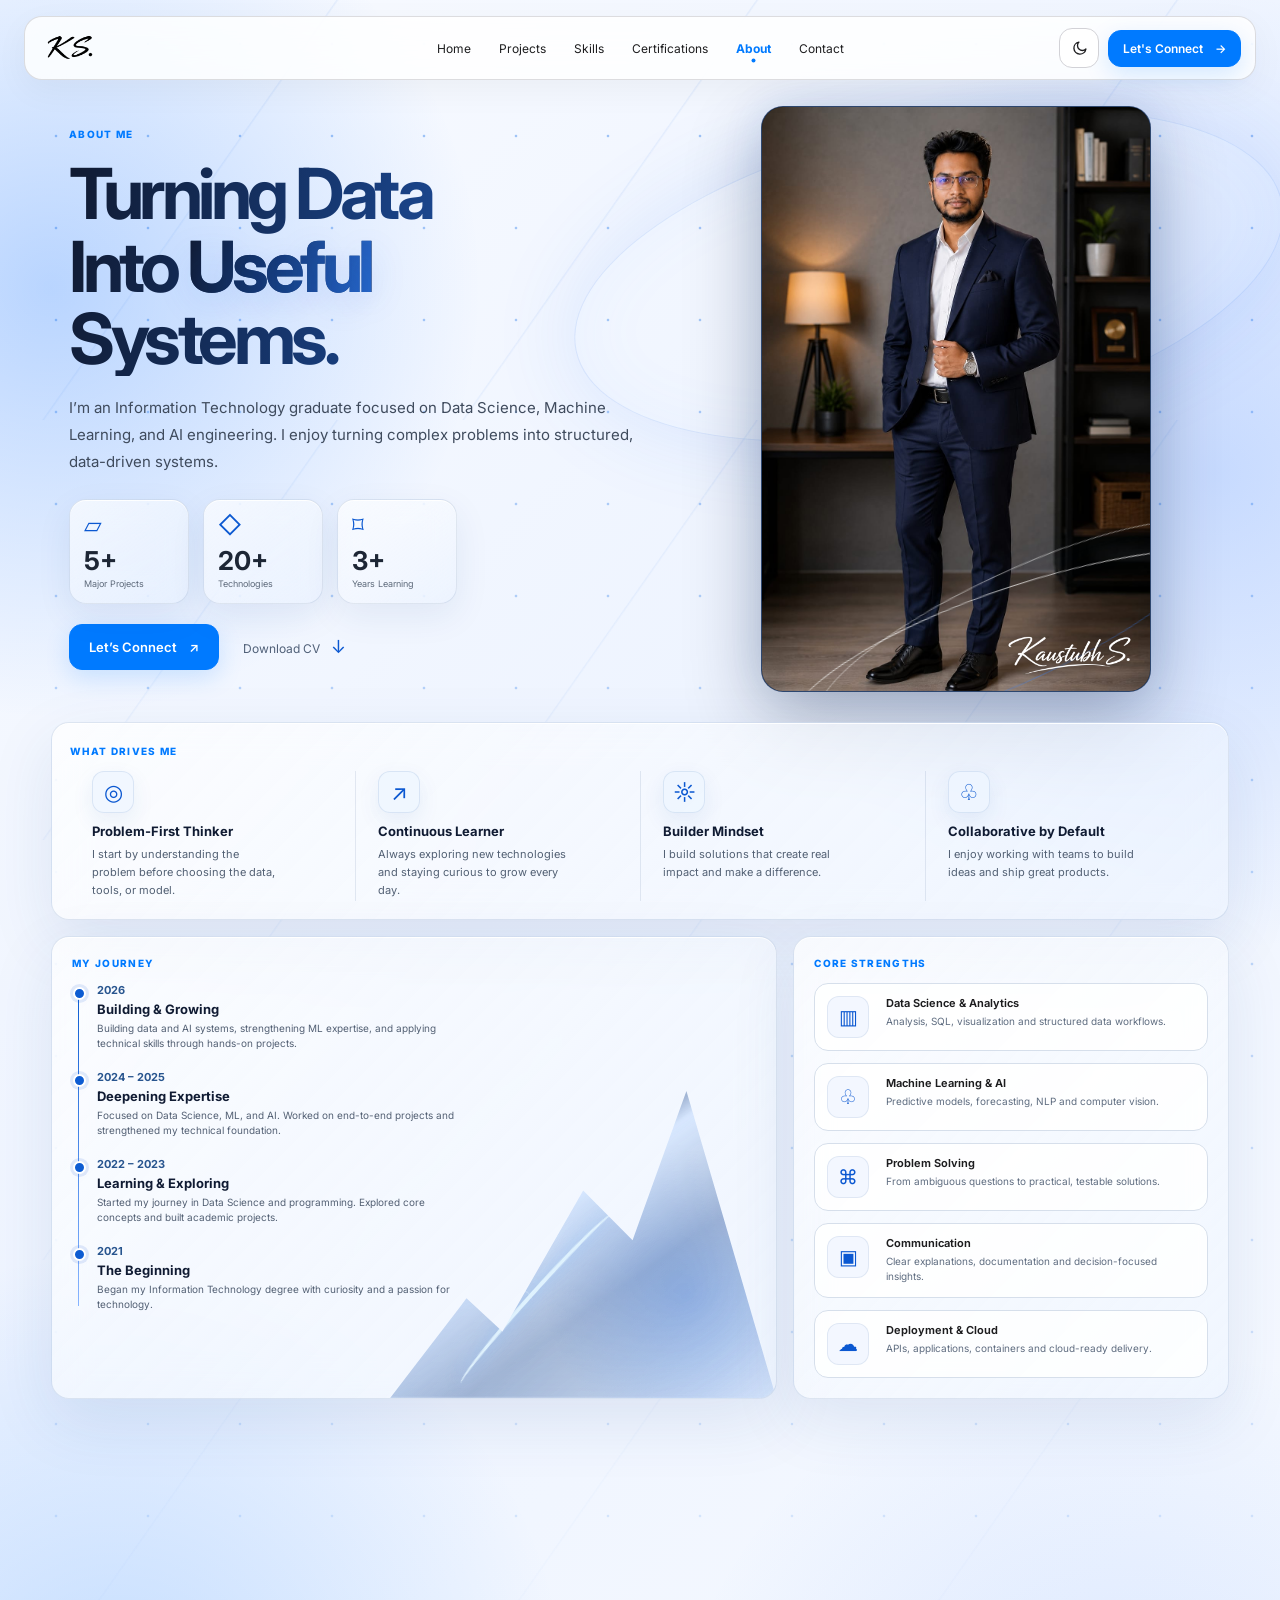
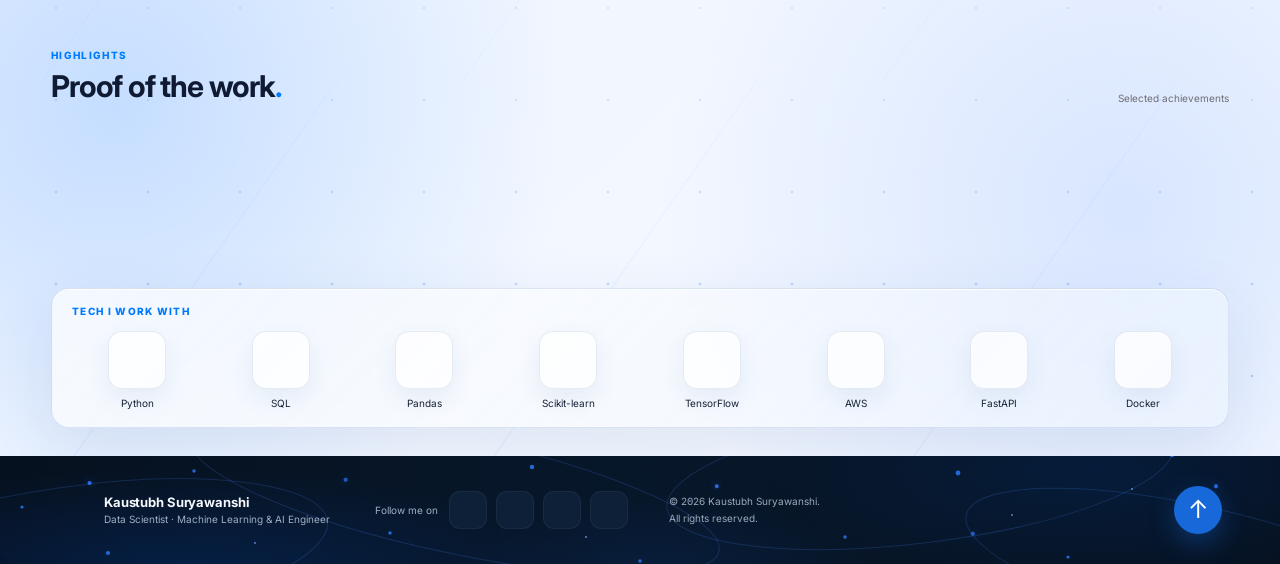
<file: about.html>
<!DOCTYPE html>

<html lang="en">
<head>
<meta charset="utf-8"/><meta content="light dark" name="color-scheme"/><meta content="width=device-width,initial-scale=1" name="viewport"/>
<link href="https://Kauatubh-Suryawanshi.github.io/about.html" rel="canonical"/>
<meta content="Learn about Kaustubh Suryawanshi, an Information Technology graduate focused on Data Science, Machine Learning, AI engineering, and practical systems." name="description"/>
<meta content="#F5F5F7" name="theme-color"/><meta content="Kaustubh Suryawanshi" name="author"/><meta content="index,follow,max-image-preview:large,max-snippet:-1,max-video-preview:-1" name="robots"/><meta content="strict-origin-when-cross-origin" name="referrer"/><title>About — Kaustubh Suryawanshi | Data &amp; AI Engineer</title>
<script>(function(){try{var k="ks-theme-preference";var saved=localStorage.getItem(k);var systemDark=window.matchMedia&&window.matchMedia("(prefers-color-scheme: dark)").matches;var theme=(saved==="dark"||saved==="light")?saved:(systemDark?"dark":"light");document.documentElement.dataset.theme=theme;document.documentElement.style.colorScheme=theme}catch(e){var theme=(window.matchMedia&&window.matchMedia("(prefers-color-scheme: dark)").matches)?"dark":"light";document.documentElement.dataset.theme=theme;document.documentElement.style.colorScheme=theme}})()</script>
<link href="styles.css?v=136" rel="stylesheet"/>
<meta content="About — Kaustubh Suryawanshi | Data &amp; AI Engineer" property="og:title"/>
<meta content="Learn about Kaustubh Suryawanshi, an Information Technology graduate focused on Data Science, Machine Learning, AI engineering, and practical systems." property="og:description"/>
<meta content="website" property="og:type"/><meta content="https://Kauatubh-Suryawanshi.github.io/about.html" property="og:url"/><meta content="https://Kauatubh-Suryawanshi.github.io/assets/social-preview.png" property="og:image"/><meta content="1200" property="og:image:width"/><meta content="630" property="og:image:height"/><meta content="Kaustubh Suryawanshi — Data Science · Machine Learning · AI Engineering" property="og:image:alt"/>
<meta content="summary_large_image" name="twitter:card"/><meta content="https://Kauatubh-Suryawanshi.github.io/about.html" name="twitter:url"/><meta content="https://Kauatubh-Suryawanshi.github.io/assets/social-preview.png" name="twitter:image"/><meta content="Kaustubh Suryawanshi — Data Science · Machine Learning · AI Engineering" name="twitter:image:alt"/>
<script>document.documentElement.classList.add('js')</script>
<link href="favicon.svg" rel="icon" type="image/svg+xml"/><link href="assets/apple-touch-icon.png" rel="apple-touch-icon" sizes="180x180"/><link href="site.webmanifest" rel="manifest"/>
<meta content="About — Kaustubh Suryawanshi | Data &amp; AI Engineer" name="twitter:title"/><meta content="Learn about Kaustubh Suryawanshi, an Information Technology graduate focused on Data Science, Machine Learning, AI engineering, and practical systems." name="twitter:description"/></head>
<body id="top">
<a class="skip-link" href="#main-content">Skip to main content</a>
<div class="scroll-progress"></div>
<header class="nav-wrap"><nav class="nav glass">
<a aria-label="Kaustubh home" class="brand" href="index.html"><img alt="KS" class="brand-signet" src="assets/ks-signet-hd.png" width="1536" height="1024" decoding="async"></a>
<div class="nav-links" id="site-nav-links"><a href="index.html">Home</a><a href="projects.html">Projects</a><a href="skills.html">Skills</a><a href="certifications.html">Certifications</a><a aria-current="page" class="active" href="about.html">About</a><a href="contact.html">Contact</a></div>
<div class="nav-actions"><button aria-label="Switch theme" class="icon-btn" data-theme-toggle="" type="button">☾</button><a class="primary small" data-magnetic="" href="contact.html">Let's Connect <span>→</span></a><button aria-controls="site-nav-links" aria-expanded="false" aria-label="Open menu" class="menu-btn" data-menu="" type="button">☰</button></div>
</nav></header>
<main class="about-cinematic-page" id="main-content">
<section class="about-cinematic-shell page-shell">
<div class="about-cinematic-hero">
<div class="about-cinematic-copy">
<div class="eyebrow about-cinematic-eyebrow">ABOUT ME</div>
<h1>Turning Data<br/>Into <span>Useful </span><br/>Systems.</h1>
<p>I’m an Information Technology graduate focused on Data Science, Machine Learning, and AI engineering. I enjoy turning complex problems into structured, data-driven systems.</p>
<div class="about-cinematic-stats">
<article><span class="about-line-icon">▱</span><strong>5+</strong><small>Major Projects</small></article>
<article><span class="about-line-icon">◇</span><strong>20+</strong><small>Technologies</small></article>
<article><span class="about-line-icon">⌑</span><strong>3+</strong><small>Years Learning</small></article>
</div>
<div class="about-cinematic-actions"><a class="primary" data-magnetic="" href="contact.html">Let’s Connect <span>↗</span></a><a class="resume-link" href="assets/Kaustubh_Suryawanshi_Resume.pdf" target="_blank" rel="noopener noreferrer" type="application/pdf">Download CV <span>↓</span></a></div>
</div>
<div class="about-cinematic-portrait">
<div class="portrait-grid"></div>
<img alt="Kaustubh Suryawanshi" src="assets/image.jpeg" width="1023" height="1537" decoding="async">
<div class="portrait-sign"><img alt="Kaustubh signature" loading="lazy" src="assets/kaustubh-signature-footer.png" width="1790" height="648" decoding="async"></div>
<div class="portrait-wave wave-a"></div><div class="portrait-wave wave-b"></div>
</div>
</div>
<section class="about-drives cinematic-card">
<div class="eyebrow">WHAT DRIVES ME</div>
<div class="drive-grid">
<article><span>◎</span><h3>Problem-First Thinker</h3><p>I start by understanding the problem before choosing the data, tools, or model.</p></article>
<article><span>↗</span><h3>Continuous Learner</h3><p>Always exploring new technologies and staying curious to grow every day.</p></article>
<article><span>☼</span><h3>Builder Mindset</h3><p>I build solutions that create real impact and make a difference.</p></article>
<article><span>♧</span><h3>Collaborative by Default</h3><p>I enjoy working with teams to build ideas and ship great products.</p></article>
</div>
</section>
<section class="about-lower-grid">
<article class="journey-card cinematic-card">
<div class="eyebrow">MY JOURNEY</div>
<div class="journey-list">
<div><span class="journey-dot"></span><b>2026</b><h3>Building &amp; Growing</h3><p>Building data and AI systems, strengthening ML expertise, and applying technical skills through hands-on projects.</p></div>
<div><span class="journey-dot"></span><b>2024 – 2025</b><h3>Deepening Expertise</h3><p>Focused on Data Science, ML, and AI. Worked on end-to-end projects and strengthened my technical foundation.</p></div>
<div><span class="journey-dot"></span><b>2022 – 2023</b><h3>Learning &amp; Exploring</h3><p>Started my journey in Data Science and programming. Explored core concepts and built academic projects.</p></div>
<div><span class="journey-dot"></span><b>2021</b><h3>The Beginning</h3><p>Began my Information Technology degree with curiosity and a passion for technology.</p></div>
</div>
<div class="journey-mountain"><i></i><em></em><span></span></div>
</article>
<article class="strength-card cinematic-card">
<div class="eyebrow">CORE STRENGTHS</div>
<div class="strength-list strength-block-list">
<div><span>▥</span><section><header><b>Data Science &amp; Analytics</b></header><p>Analysis, SQL, visualization and structured data workflows.</p></section></div>
<div><span>♧</span><section><header><b>Machine Learning &amp; AI</b></header><p>Predictive models, forecasting, NLP and computer vision.</p></section></div>
<div><span>⌘</span><section><header><b>Problem Solving</b></header><p>From ambiguous questions to practical, testable solutions.</p></section></div>
<div><span>▣</span><section><header><b>Communication</b></header><p>Clear explanations, documentation and decision-focused insights.</p></section></div>
<div><span>☁</span><section><header><b>Deployment &amp; Cloud</b></header><p>APIs, applications, containers and cloud-ready delivery.</p></section></div>
</div>
</article>
</section>
<div class="section-heading"><div><div class="eyebrow"></div><h2>Education<span>.</span></h2></div><span class="section-note"></span></div>
<section class="about-v2-facts">
<article class="about-v2-fact glass"><span class="about-v2-icon">01</span><div><small>EDUCATION</small><strong>B.E. Information Technology</strong><p>University of Mumbai · 2026</p></div></article>
<article class="about-v2-fact glass"><span class="about-v2-icon">02</span><div><small>ACADEMIC RESULT</small><strong>7.3 / 10 CGPA</strong><p>Graduated in 2026</p></div></article>
<article class="about-v2-fact glass"><span class="about-v2-icon">03</span><div><small>FOCUS</small><strong>Data Science · Machine Learning · AI Engineering </strong><p>Python · SQL · Statistical Modeling</p></div></article>
<article class="about-v2-fact glass"><span class="about-v2-icon">04</span><div><small>BASED IN</small><strong>Mumbai, India</strong><p>Open to Data Science &amp; AI opportunities</p></div></article>
</section>
<section class="about-v2-highlights section-block">
<div class="section-heading"><div><div class="eyebrow">HIGHLIGHTS</div><h2>Proof of the work<span>.</span></h2></div><span class="section-note">Selected achievements</span></div>
<div class="about-v2-achievements">
<button class="about-v2-achievement glass interactive cert-trigger" data-cert="XIZBIT 2026" data-cert-file="assets/certificates/new/xzibit-2026.jpg" data-cert-link="" data-description="2nd Place achievement in the XIZBIT 2026 project competition." data-issuer="Achievement" data-proof="" type="button"><b>02</b><div><strong>2nd Place — XIZBIT 2026</strong><p>Ranked 2nd among 150+ projects in the project competition</p></div><span>↗</span></button>
<button class="about-v2-achievement glass interactive cert-trigger" data-cert="Aavishkar Research Convention" data-cert-file="assets/certificates/new/avishkar-2026.jpg" data-cert-link="" data-description="Selected as a finalist at the University of Mumbai Aavishkar Research Convention." data-issuer="Achievement" data-proof="" type="button"><b>20</b><div><strong>Finalist — Aavishkar Research Convention</strong><p>Selected as a finalist at the 20th University of Mumbai Aavishkar Research Convention.</p></div><span>↗</span></button>
<button class="about-v2-achievement glass interactive cert-trigger" data-cert="SCAN-TO-KNOW" data-cert-file="assets/certificates/new/scan-to-know-patent-record.png" data-cert-link="" data-description="Patent application for an AI-powered food ingredient analysis and product intelligence system." data-issuer="Patent Application" data-proof="" type="button"><b>IP</b><div><strong>Patent Application — ScanToKnow</strong><p>Patent application for an AI-powered food ingredient analysis and product intelligence system.</p></div><span>↗</span></button>
</div>
</section>
<section class="tech-work cinematic-card">
<div class="eyebrow">TECH I WORK WITH</div>
<div aria-label="Technologies I work with" class="tech-work-grid">
<article><b><img alt="Python logo" src="assets/skills/python.png" width="512" height="512" decoding="async" loading="lazy"></b><span>Python</span></article><article><b><img alt="SQL logo" src="assets/skills/sql.png" width="90" height="80" decoding="async" loading="lazy"></b><span>SQL</span></article><article><b><img alt="Pandas logo" src="assets/skills/pandas.png" width="512" height="512" decoding="async" loading="lazy"></b><span>Pandas</span></article><article><b><img alt="Scikit-learn logo" src="assets/skills/sklearn.png" width="512" height="512" decoding="async" loading="lazy"></b><span>Scikit-learn</span></article><article><b><img alt="TensorFlow logo" src="assets/skills/tensorflow.png" width="512" height="512" decoding="async" loading="lazy"></b><span>TensorFlow</span></article><article><b><img alt="AWS logo" src="assets/skills/aws.png" width="512" height="512" decoding="async" loading="lazy"></b><span>AWS</span></article><article><b><img alt="FastAPI logo" src="assets/skills/fastapi.png" width="512" height="512" decoding="async" loading="lazy"></b><span>FastAPI</span></article><article><b><img alt="Docker logo" src="assets/skills/docker.png" width="512" height="512" decoding="async" loading="lazy"></b><span>Docker</span></article>
</div>
</section>
</section>
</main>
<footer aria-label="Portfolio footer" class="site-footer">
<div class="site-footer-inner">
<a aria-label="Kaustubh home" class="site-footer-brand" href="index.html">
<img alt="KS" loading="lazy" src="assets/ks-signet-hd.png"/>
<span><strong>Kaustubh Suryawanshi</strong><small>Data Scientist · Machine Learning &amp; AI Engineer</small></span>
</a>
<div class="site-footer-socials">
<span>Follow me on</span>
<a aria-label="LinkedIn" href="https://linkedin.com/in/kaustubh-suryawanshi18" rel="noopener noreferrer" target="_blank"><img alt="" class="brand-img brand-linkedin" src="assets/social/linkedin.svg" loading="lazy"></a>
<a aria-label="GitHub" href="https://github.com/Kauatubh-Suryawanshi" rel="noopener noreferrer" target="_blank"><img alt="" class="brand-img brand-github" src="assets/social/github.svg" loading="lazy"></a>
<a aria-label="Email" href="mailto:kaustubh18.work@gmail.com"><img alt="" class="brand-img brand-email" src="assets/social/email.svg" loading="lazy"></a>
<a aria-label="WhatsApp" href="https://wa.me/919403183266" rel="noopener noreferrer" target="_blank"><img alt="" class="brand-img brand-whatsapp" src="assets/social/whatsapp.svg" loading="lazy"></a>
</div>
<div class="site-footer-copy">© 2026 Kaustubh Suryawanshi.<br/>All rights reserved.</div>
<div class="site-footer-end">
<img alt="Kaustubh Suryawanshi signature" class="site-footer-signature" loading="lazy" src="assets/kaustubh-signature-footer.png"/>
<a aria-label="Back to top" class="site-footer-top" href="#top">↑</a>
</div>
</div>
</footer>
<div aria-hidden="true" class="modal-backdrop cert-focus-backdrop" id="cert-modal">
<div aria-labelledby="cert-title" aria-modal="true" class="cert-modal cert-modal-final cert-focus-modal" role="dialog">
<button aria-label="Close" class="close" data-close="">×</button>
<div class="modal-badge" data-modal-badge="">CREDENTIAL DETAILS</div>
<h2 data-cert-title="" id="cert-title"></h2><p class="modal-issuer" data-cert-issuer=""></p>
<div class="modal-preview" data-modal-preview=""></div><p class="cert-modal-description" data-cert-description=""></p>
<p class="verification-copy" data-modal-verification="">Credential information and supporting documentation are maintained for verification.</p>
<div class="cta-row"><button class="secondary" data-close="">Close</button><a class="primary small" data-modal-open="" hidden="" rel="noopener noreferrer" target="_blank">View Credential ↗</a></div>
</div>
</div>
<script src="app.js?v=133"></script>
</body></html>
</file>
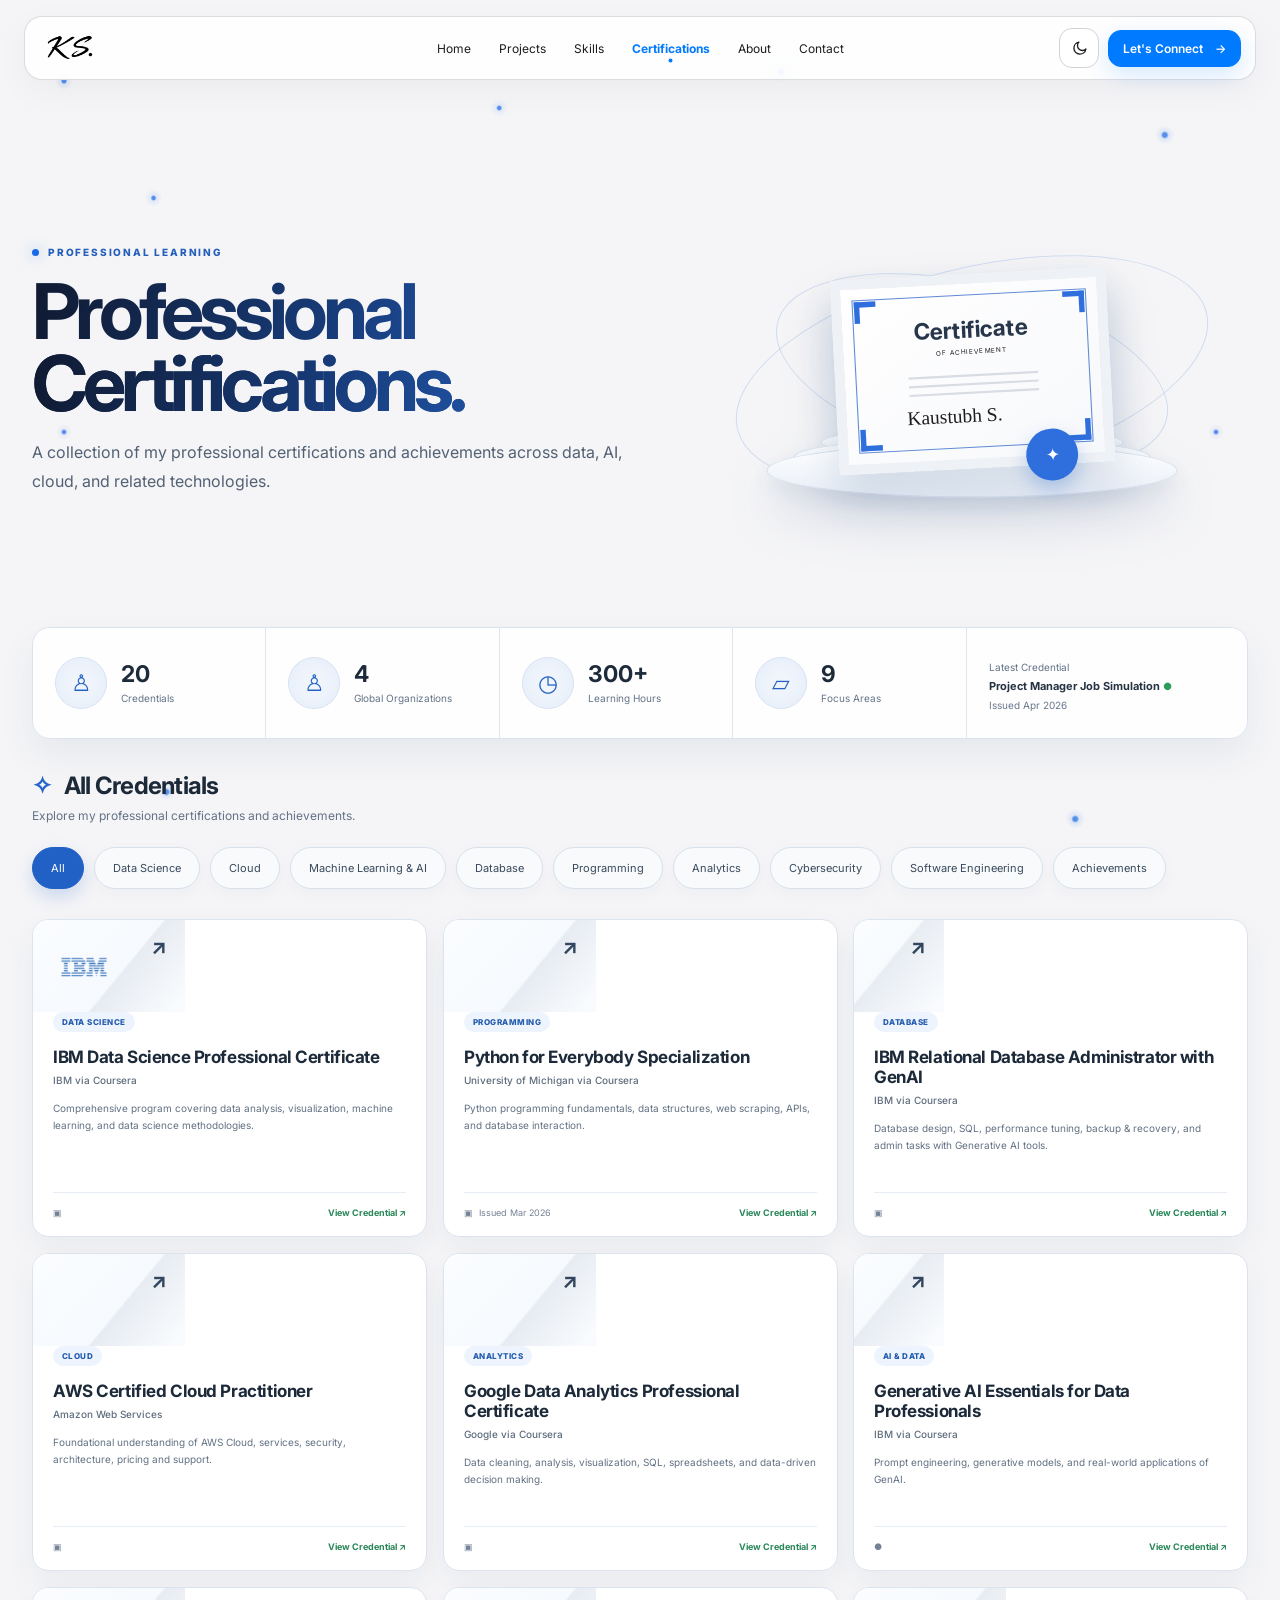
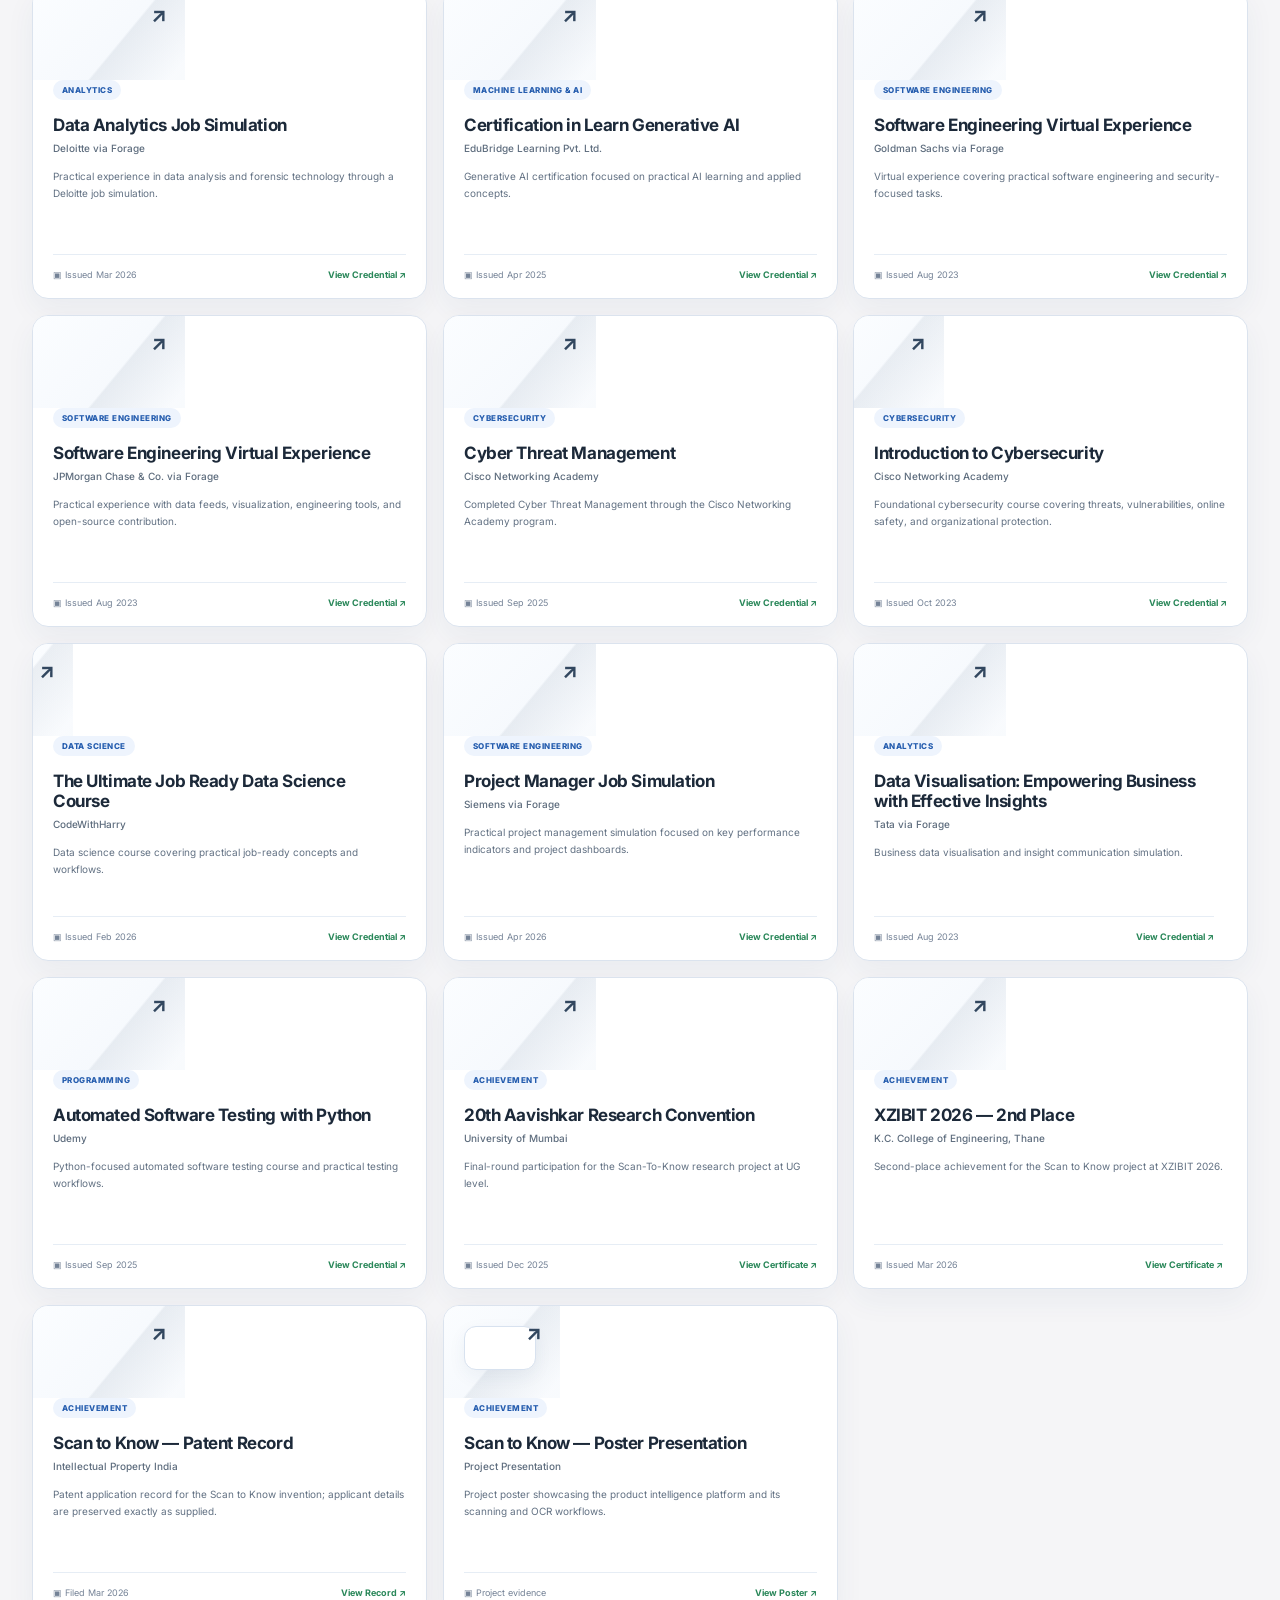
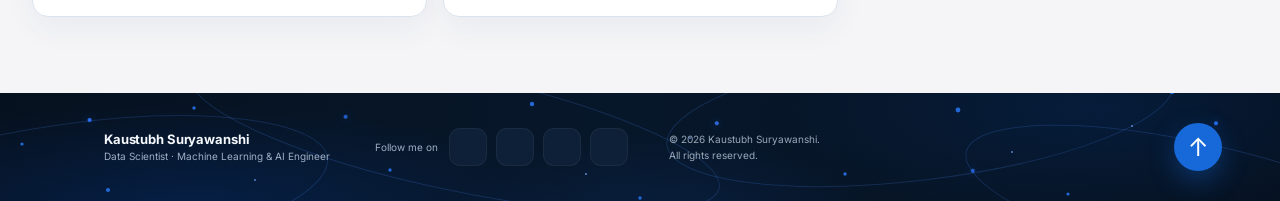
<file: certifications.html>
<!DOCTYPE html>

<html lang="en"><head>
<meta charset="utf-8"/><meta content="light dark" name="color-scheme"/><meta content="width=device-width,initial-scale=1" name="viewport"/>
<link href="https://Kauatubh-Suryawanshi.github.io/certifications.html" rel="canonical"/>
<meta content="Professional certifications across Data Science, Machine Learning, AI, Python, SQL, cloud computing, databases, and analytics." name="description"/><meta content="#F5F5F7" name="theme-color"/><meta content="Kaustubh Suryawanshi" name="author"/><meta content="index,follow,max-image-preview:large,max-snippet:-1,max-video-preview:-1" name="robots"/><meta content="strict-origin-when-cross-origin" name="referrer"/>
<title>Certifications — Kaustubh Suryawanshi | Data &amp; AI</title><script>(function(){try{var k="ks-theme-preference";var saved=localStorage.getItem(k);var systemDark=window.matchMedia&&window.matchMedia("(prefers-color-scheme: dark)").matches;var theme=(saved==="dark"||saved==="light")?saved:(systemDark?"dark":"light");document.documentElement.dataset.theme=theme;document.documentElement.style.colorScheme=theme}catch(e){var theme=(window.matchMedia&&window.matchMedia("(prefers-color-scheme: dark)").matches)?"dark":"light";document.documentElement.dataset.theme=theme;document.documentElement.style.colorScheme=theme}})()</script>
<link href="styles.css?v=136" rel="stylesheet"/>
<meta content="Certifications — Kaustubh Suryawanshi | Data &amp; AI" property="og:title"/>
<meta content="Professional certifications across Data Science, Machine Learning, AI, Python, SQL, cloud computing, databases, and analytics." property="og:description"/>
<meta content="website" property="og:type"/><meta content="https://Kauatubh-Suryawanshi.github.io/certifications.html" property="og:url"/><meta content="https://Kauatubh-Suryawanshi.github.io/assets/social-preview.png" property="og:image"/><meta content="1200" property="og:image:width"/><meta content="630" property="og:image:height"/><meta content="Kaustubh Suryawanshi — Data Science · Machine Learning · AI Engineering" property="og:image:alt"/>
<meta content="summary_large_image" name="twitter:card"/><meta content="https://Kauatubh-Suryawanshi.github.io/certifications.html" name="twitter:url"/><meta content="https://Kauatubh-Suryawanshi.github.io/assets/social-preview.png" name="twitter:image"/><meta content="Kaustubh Suryawanshi — Data Science · Machine Learning · AI Engineering" name="twitter:image:alt"/>
<script>document.documentElement.classList.add('js')</script>
<link href="favicon.svg" rel="icon" type="image/svg+xml"/><link href="assets/apple-touch-icon.png" rel="apple-touch-icon" sizes="180x180"/><link href="site.webmanifest" rel="manifest"/>
<meta content="Certifications — Kaustubh Suryawanshi | Data &amp; AI" name="twitter:title"/><meta content="Professional certifications across Data Science, Machine Learning, AI, Python, SQL, cloud computing, databases, and analytics." name="twitter:description"/></head>
<body class="certifications-reference-page cinematic-page" id="top">
<a class="skip-link" href="#main-content">Skip to main content</a>
<div class="scroll-progress"></div>
<header class="nav-wrap"><nav class="nav glass">
<a aria-label="Kaustubh home" class="brand" href="index.html"><img alt="KS" class="brand-signet" src="assets/ks-signet-hd.png" width="1536" height="1024" decoding="async"></a>
<div class="nav-links" id="site-nav-links"><a href="index.html">Home</a><a href="projects.html">Projects</a><a href="skills.html">Skills</a><a aria-current="page" class="active" href="certifications.html">Certifications</a><a href="about.html">About</a><a href="contact.html">Contact</a></div>
<div class="nav-actions"><button aria-label="Switch theme" class="icon-btn" data-theme-toggle="" type="button">☾</button><a class="primary small" data-magnetic="" href="contact.html">Let's Connect <span>→</span></a><button aria-controls="site-nav-links" aria-expanded="false" aria-label="Open menu" class="menu-btn" data-menu="" type="button">☰</button></div>
</nav></header>
<main class="certifications-shell" id="main-content">
<section class="certifications-hero">
<div class="certifications-copy"><div class="eyebrow cert-eyebrow">PROFESSIONAL LEARNING</div><h1>Professional <span>Certifications.</span></h1><p>A collection of my professional certifications and achievements across data, AI, cloud, and related technologies.</p></div>
<div aria-hidden="true" class="cert-hero-art"><div class="cert-orbit co1"></div><div class="cert-orbit co2"></div><div class="award-stage"><div class="stage-top"></div><div class="stage-mid"></div><div class="stage-base"></div><div class="hero-certificate"><div class="hero-corner tl"></div><div class="hero-corner tr"></div><div class="hero-corner bl"></div><div class="hero-corner br"></div><div class="hero-cert-title">Certificate</div><div class="hero-cert-sub">OF ACHIEVEMENT</div><div class="hero-cert-lines"><i></i><i></i><i></i></div><div class="hero-sign">Kaustubh S.</div><div class="hero-seal">✦</div></div></div></div>
</section>
<section aria-label="Certification statistics" class="cert-stats-bar"><div class="cert-stat"><i>♙</i><div><b>20</b><small>Credentials</small></div></div><div class="cert-stat"><i>♙</i><div><b>4</b><small>Global Organizations</small></div></div><div class="cert-stat"><i>◷</i><div><b>300+</b><small>Learning Hours</small></div></div><div class="cert-stat"><i>▱</i><div><b>9</b><small>Focus Areas</small></div></div><div class="cert-latest"><small>Latest Credential</small><b>Project Manager Job Simulation <span>●</span></b><em>Issued Apr 2026</em></div></section>
<section class="certifications-content" id="certificates">
<div class="cert-section-heading"><div><h2><span>✧</span> All Credentials</h2><p>Explore my professional certifications and achievements.</p></div></div>
<div class="cert-toolbar"><div class="cert-filters"><button class="active" data-cert-filter="All">All</button><button data-cert-filter="Data Science">Data Science</button><button data-cert-filter="Cloud">Cloud</button><button data-cert-filter="Machine Learning &amp; AI">Machine Learning &amp; AI</button><button data-cert-filter="Database">Database</button><button data-cert-filter="Programming">Programming</button><button data-cert-filter="Analytics">Analytics</button><button data-cert-filter="Cybersecurity">Cybersecurity</button><button data-cert-filter="Software Engineering">Software Engineering</button><button data-cert-filter="Achievements">Achievements</button></div></div>
<div class="certifications-grid">
<button class="credential-card interactive provider-ibm" data-cert="IBM Data Science Professional Certificate" data-cert-filter-card="Data Science" data-description="Comprehensive program covering data analysis, visualization, machine learning, and data science methodologies." data-issuer="IBM via Coursera" data-provider="IBM"><div class="credential-card-top"><div class="credential-logo"><img alt="IBM" src="assets/cert-logos/ibm_transparent.png" width="512" height="512" decoding="async"></div><span class="credential-mark">◉</span><span class="credential-open">↗</span></div><div class="credential-card-body"><span class="credential-category">DATA SCIENCE</span><h2>IBM Data Science Professional Certificate</h2><h3>IBM via Coursera</h3><p>Comprehensive program covering data analysis, visualization, machine learning, and data science methodologies.</p><div class="credential-bottom"><span>▣  </span><b>View Credential ↗</b></div></div></button>
<button class="credential-card interactive provider-python" data-cert="Python for Everybody Specialization" data-cert-file="assets/certificates/new/python for everybody.png" data-cert-filter-card="Programming" data-description="Python programming fundamentals, data structures, web scraping, APIs, and database interaction." data-issuer="University of Michigan via Coursera" data-provider="python"><div class="credential-card-top"><div class="credential-logo"><img alt="python" loading="lazy" src="assets/cert-logos/python_transparent.png" width="175" height="135" decoding="async"></div><span class="credential-mark">◉</span><span class="credential-open">↗</span></div><div class="credential-card-body"><span class="credential-category">PROGRAMMING</span><h2>Python for Everybody Specialization</h2><h3>University of Michigan via Coursera</h3><p>Python programming fundamentals, data structures, web scraping, APIs, and database interaction.</p><div class="credential-bottom"><span>▣  Issued Mar 2026</span><b>View Credential ↗</b></div></div></button>
<button class="credential-card interactive provider-ibm" data-cert="IBM Relational Database Administrator with GenAI" data-cert-filter-card="Database" data-description="Database design, SQL, performance tuning, backup &amp; recovery, and admin tasks with Generative AI tools." data-issuer="IBM via Coursera" data-provider="IBM"><div class="credential-card-top"><div class="credential-logo"><img alt="IBM" loading="lazy" src="assets/cert-logos/ibm_transparent.png"/></div><span class="credential-mark">◉</span><span class="credential-open">↗</span></div><div class="credential-card-body"><span class="credential-category">DATABASE</span><h2>IBM Relational Database Administrator with GenAI</h2><h3>IBM via Coursera</h3><p>Database design, SQL, performance tuning, backup &amp; recovery, and admin tasks with Generative AI tools.</p><div class="credential-bottom"><span>▣  </span><b>View Credential ↗</b></div></div></button>
<button class="credential-card interactive provider-aws" data-cert="AWS Certified Cloud Practitioner" data-cert-filter-card="Cloud" data-description="Foundational understanding of AWS Cloud, services, security, architecture, pricing and support." data-issuer="Amazon Web Services" data-provider="aws"><div class="credential-card-top"><div class="credential-logo"><img alt="aws" loading="lazy" src="assets/cert-logos/aws_transparent.png" width="150" height="95" decoding="async"></div><span class="credential-mark">◉</span><span class="credential-open">↗</span></div><div class="credential-card-body"><span class="credential-category">CLOUD</span><h2>AWS Certified Cloud Practitioner</h2><h3>Amazon Web Services</h3><p>Foundational understanding of AWS Cloud, services, security, architecture, pricing and support.</p><div class="credential-bottom"><span>▣ </span><b>View Credential ↗</b></div></div></button>
<button class="credential-card interactive provider-google" data-cert="Google Data Analytics Professional Certificate" data-cert-filter-card="Analytics" data-description="Data cleaning, analysis, visualization, SQL, spreadsheets, and data-driven decision making." data-issuer="Google via Coursera" data-provider="Google"><div class="credential-card-top"><div class="credential-logo"><img alt="Google" loading="lazy" src="assets/cert-logos/google_transparent.png" width="738" height="414" decoding="async"></div><span class="credential-mark">◉</span><span class="credential-open">↗</span></div><div class="credential-card-body"><span class="credential-category">ANALYTICS</span><h2>Google Data Analytics Professional Certificate</h2><h3>Google via Coursera</h3><p>Data cleaning, analysis, visualization, SQL, spreadsheets, and data-driven decision making.</p><div class="credential-bottom"><span>▣  </span><b>View Credential ↗</b></div></div></button>
<button class="credential-card interactive provider-ibm" data-cert="Generative AI Essentials for Data Professionals" data-cert-filter-card="Machine Learning &amp; AI" data-description="Prompt engineering, generative models, and practical real-world applications of GenAI." data-issuer="IBM via Coursera" data-provider="IBM"><div class="credential-card-top"><div class="credential-logo"><img alt="IBM" loading="lazy" src="assets/cert-logos/ibm_transparent.png"/></div><span class="credential-open">↗</span></div><div class="credential-card-body"><span class="credential-category">AI &amp; DATA</span><h2>Generative AI Essentials for Data Professionals</h2><h3>IBM via Coursera</h3><p>Prompt engineering, generative models, and real-world applications of GenAI.</p><div class="credential-bottom"><span> ● </span><b>View Credential ↗</b></div></div></button>
<button class="credential-card interactive provider-deloitte" data-cert="Data Analytics Job Simulation" data-cert-file="assets/certificates/new/deloitte-data-analytics-job-simulation.png" data-cert-filter-card="Analytics" data-description="Completed practical tasks in data analysis and forensic technology during Deloitte's Data Analytics Job Simulation." data-issuer="Deloitte via Forage" data-provider="Deloitte" type="button"><div class="credential-card-top"><div class="credential-logo"><img alt="Deloitte" loading="lazy" src="assets/cert-logos/deloitte_transparent.png" width="1612" height="845" decoding="async"></div><span class="credential-open">↗</span></div><div class="credential-card-body"><span class="credential-category">ANALYTICS</span><h2>Data Analytics Job Simulation</h2><h3>Deloitte via Forage</h3><p>Practical experience in data analysis and forensic technology through a Deloitte job simulation.</p><div class="credential-bottom"><span>▣  Issued Mar 2026</span><b>View Credential ↗</b></div></div></button>
<button class="credential-card interactive provider-edubridge" data-cert="Certification in Learn Generative AI" data-cert-file="assets/certificates/new/edubridge-generative-ai.png" data-cert-filter-card="Machine Learning &amp; AI" data-description="Completed the EduBridge vocational course Certification in Learn Generative AI." data-issuer="EduBridge Learning Pvt. Ltd." data-provider="EduBridge" type="button"><div class="credential-card-top"><div class="credential-logo"><img alt="EduBridge" loading="lazy" src="assets/cert-logos/capgemini_transparent.png" width="547" height="365" decoding="async"></div><span class="credential-open">↗</span></div><div class="credential-card-body"><span class="credential-category">MACHINE LEARNING &amp; AI</span><h2>Certification in Learn Generative AI</h2><h3>EduBridge Learning Pvt. Ltd.</h3><p>Generative AI certification focused on practical AI learning and applied concepts.</p><div class="credential-bottom"><span>▣  Issued Apr 2025</span><b>View Credential ↗</b></div></div></button>
<button class="credential-card interactive provider-goldman" data-cert="Software Engineering Virtual Experience Program" data-cert-file="assets/certificates/new/goldman-sachs-software-engineering.png" data-cert-filter-card="Software Engineering" data-description="Completed the Goldman Sachs Software Engineering Virtual Experience Program, including practical work on a leaked password database." data-issuer="Goldman Sachs via Forage" data-provider="Goldman Sachs" type="button"><div class="credential-card-top"><div class="credential-logo"><img alt="Goldman Sachs" loading="lazy" src="assets/cert-logos/goldmansachs_transparent.png" width="600" height="600" decoding="async"></div><span class="credential-open">↗</span></div><div class="credential-card-body"><span class="credential-category">SOFTWARE ENGINEERING</span><h2>Software Engineering Virtual Experience</h2><h3>Goldman Sachs via Forage</h3><p>Virtual experience covering practical software engineering and security-focused tasks.</p><div class="credential-bottom"><span>▣  Issued Aug 2023</span><b>View Credential ↗</b></div></div></button>
<button class="credential-card interactive provider-jpmorgan" data-cert="Software Engineering Virtual Experience Program" data-cert-file="assets/certificates/new/jpmorgan-software-engineering.png" data-cert-filter-card="Software Engineering" data-description="Completed JPMorgan Chase &amp; Co.'s Software Engineering Virtual Experience, including work with a stock price data feed, visualization, and open-source contribution." data-issuer="JPMorgan Chase &amp; Co. via Forage" data-provider="JPMorgan Chase &amp; Co." type="button"><div class="credential-card-top"><div class="credential-logo"><img alt="JPMorgan Chase &amp; Co." loading="lazy" src="assets/cert-logos/jp morgan_transparent.png" width="681" height="410" decoding="async"></div><span class="credential-open">↗</span></div><div class="credential-card-body"><span class="credential-category">SOFTWARE ENGINEERING</span><h2>Software Engineering Virtual Experience</h2><h3>JPMorgan Chase &amp; Co. via Forage</h3><p>Practical experience with data feeds, visualization, engineering tools, and open-source contribution.</p><div class="credential-bottom"><span>▣  Issued Aug 2023</span><b>View Credential ↗</b></div></div></button>
<button class="credential-card interactive provider-cisco" data-cert="Cyber Threat Management" data-cert-file="assets/certificates/new/cisco-cyber-threat-management.png" data-cert-filter-card="Cybersecurity" data-description="Completed Cyber Threat Management through the Cisco Networking Academy program, covering practical cybersecurity concepts and threat awareness." data-issuer="Cisco Networking Academy" data-provider="Cisco" type="button"><div class="credential-card-top"><div class="credential-logo"><img alt="Cisco" loading="lazy" src="assets/cert-logos/cisco_transparent.png" width="400" height="400" decoding="async"></div><span class="credential-open">↗</span></div><div class="credential-card-body"><span class="credential-category">CYBERSECURITY</span><h2>Cyber Threat Management</h2><h3>Cisco Networking Academy</h3><p>Completed Cyber Threat Management through the Cisco Networking Academy program.</p><div class="credential-bottom"><span>▣  Issued Sep 2025</span><b>View Credential ↗</b></div></div></button>
<button class="credential-card interactive provider-cisco" data-cert="Introduction to Cybersecurity" data-cert-file="assets/certificates/new/cisco-introduction-to-cybersecurity.png" data-cert-filter-card="Cybersecurity" data-description="Cisco Networking Academy course covering cybersecurity fundamentals, common cyber threats, online safety, organizational protection, and cybersecurity career awareness." data-issuer="Cisco Networking Academy" data-provider="Cisco" type="button"><div class="credential-card-top"><div class="credential-logo"><img alt="Cisco" loading="lazy" src="assets/cert-logos/cisco_transparent.png"/></div><span class="credential-open">↗</span></div><div class="credential-card-body"><span class="credential-category">CYBERSECURITY</span><h2>Introduction to Cybersecurity</h2><h3>Cisco Networking Academy</h3><p>Foundational cybersecurity course covering threats, vulnerabilities, online safety, and organizational protection.</p><div class="credential-bottom"><span>▣  Issued Oct 2023</span><b>View Credential ↗</b></div></div></button>
<button class="credential-card interactive provider-codewithharry" data-cert="The Ultimate Job Ready Data Science Course" data-cert-file="assets/certificates/new/code with harry.png" data-cert-filter-card="Data Science" data-description="Certificate of completion for The Ultimate Job Ready Data Science Course." data-issuer="CodeWithHarry" data-provider="CodeWithHarry" type="button"><div class="credential-card-top"><div class="credential-logo"><img alt="CodeWithHarry" loading="lazy" src="assets/cert-logos/codewithharry.svg"/></div><span class="credential-open">↗</span></div><div class="credential-card-body"><span class="credential-category">DATA SCIENCE</span><h2>The Ultimate Job Ready Data Science Course</h2><h3>CodeWithHarry</h3><p>Data science course covering practical job-ready concepts and workflows.</p><div class="credential-bottom"><span>▣  Issued Feb 2026</span><b>View Credential ↗</b></div></div></button>
<button class="credential-card interactive provider-siemens" data-cert="Project Manager Job Simulation" data-cert-file="assets/certificates/new/seimens.png" data-cert-filter-card="Software Engineering" data-description="Certificate of completion for the Siemens Project Manager Job Simulation." data-issuer="Siemens via Forage" data-provider="Siemens" type="button"><div class="credential-card-top"><div class="credential-logo"><img alt="Siemens" loading="lazy" src="assets/cert-logos/siemens_transparent.png" width="713" height="140" decoding="async"></div><span class="credential-open">↗</span></div><div class="credential-card-body"><span class="credential-category">SOFTWARE ENGINEERING</span><h2>Project Manager Job Simulation</h2><h3>Siemens via Forage</h3><p>Practical project management simulation focused on key performance indicators and project dashboards.</p><div class="credential-bottom"><span>▣  Issued Apr 2026</span><b>View Credential ↗</b></div></div></button>
<button class="credential-card interactive provider-tata" data-cert="Data Visualisation: Empowering Business with Effective Insights" data-cert-file="assets/certificates/new/Tata_completion_certificate.png" data-cert-filter-card="Analytics" data-description="Certificate of completion for the Tata Data Visualisation: Empowering Business with Effective Insights simulation." data-issuer="Tata via Forage" data-provider="Tata" type="button"><div class="credential-card-top"><div class="credential-logo"><img alt="Tata" loading="lazy" src="assets/cert-logos/tata_transparent.png" width="554" height="554" decoding="async"></div><span class="credential-open">↗</span></div><div class="credential-card-body"><span class="credential-category">ANALYTICS</span><h2>Data Visualisation: Empowering Business with Effective Insights</h2><h3>Tata via Forage</h3><p>Business data visualisation and insight communication simulation.</p><div class="credential-bottom"><span>▣  Issued Aug 2023</span><b>View Credential ↗</b></div></div></button>
<button class="credential-card interactive provider-udemy" data-cert="Automated Software Testing with Python" data-cert-file="assets/certificates/new/udmey.png" data-cert-filter-card="Programming" data-description="Certificate of completion for Automated Software Testing with Python." data-issuer="Udemy" data-provider="Udemy" type="button"><div class="credential-card-top"><div class="credential-logo"><img alt="Udemy" loading="lazy" src="assets/cert-logos/udemy_transparent.png" width="554" height="554" decoding="async"></div><span class="credential-open">↗</span></div><div class="credential-card-body"><span class="credential-category">PROGRAMMING</span><h2>Automated Software Testing with Python</h2><h3>Udemy</h3><p>Python-focused automated software testing course and practical testing workflows.</p><div class="credential-bottom"><span>▣  Issued Sep 2025</span><b>View Credential ↗</b></div></div></button>
<button class="credential-card interactive provider-umumbai" data-cert="20th Aavishkar Research Convention — Final Round" data-cert-file="assets/certificates/new/avishkar-2026.jpg" data-cert-filter-card="Achievements" data-description="Certificate of participation for presenting the Scan-To-Know (Manufactured Product Ingredient Analyzer) research project in the Pure Sciences category at UG level at the 20th Aavishkar Inter-Collegiate / Institute / Department Research Convention (Final Round)." data-issuer="University of Mumbai" data-provider="University of Mumbai" type="button"><div class="credential-card-top"><div class="credential-logo"><img alt="University of Mumbai" loading="lazy" src="assets/cert-logos/avishkar_transparent.png" width="546" height="434" decoding="async"></div><span class="credential-open">↗</span></div><div class="credential-card-body"><span class="credential-category">ACHIEVEMENT</span><h2>20th Aavishkar Research Convention</h2><h3>University of Mumbai</h3><p>Final-round participation for the Scan-To-Know research project at UG level.</p><div class="credential-bottom"><span>▣  Issued Dec 2025</span><b>View Certificate ↗</b></div></div></button>
<button class="credential-card interactive provider-xzibit" data-cert="XZIBIT 2026 — 2nd Place" data-cert-file="assets/certificates/new/xzibit-2026.jpg" data-cert-filter-card="Achievements" data-description="Certificate of Achievement recognizing Kaustubh Suryawanshi for securing 2nd place for the Scan to Know project at XZIBIT 2026." data-issuer="K.C. College of Engineering &amp; Management Studies &amp; Research" data-provider="XZIBIT 2026" type="button"><div class="credential-card-top"><div class="credential-logo"><img alt="K.C. College of Engineering &amp; Management Studies &amp; Research" loading="lazy" src="assets/cert-logos/kc_transparent.png" width="225" height="225" decoding="async"></div><span class="credential-open">↗</span></div><div class="credential-card-body"><span class="credential-category">ACHIEVEMENT</span><h2>XZIBIT 2026 — 2nd Place</h2><h3>K.C. College of Engineering, Thane</h3><p>Second-place achievement for the Scan to Know project at XZIBIT 2026.</p><div class="credential-bottom"><span>▣  Issued Mar 2026</span><b>View Certificate ↗</b></div></div></button>
<button class="credential-card interactive provider-ipindia" data-cert="Scan to Know — Patent Application Record" data-cert-file="assets/certificates/new/scan-to-know-patent-record.png" data-cert-filter-card="Achievements" data-description="Patent application record for the invention titled Scan to know, filed with the Office of the Controller General of Patents, Designs &amp; Trade Marks. The supplied record lists the applicant as Aarti Gaurav Abhyankar." data-issuer="Intellectual Property India" data-provider="IP India" type="button"><div class="credential-card-top"><div class="credential-logo"><img alt="Intellectual Property India" loading="lazy" src="assets/cert-logos/ip-india_transparent.png" width="320" height="250" decoding="async"></div><span class="credential-open">↗</span></div><div class="credential-card-body"><span class="credential-category">ACHIEVEMENT</span><h2>Scan to Know — Patent Record</h2><h3>Intellectual Property India</h3><p>Patent application record for the Scan to Know invention; applicant details are preserved exactly as supplied.</p><div class="credential-bottom"><span>▣  Filed Mar 2026</span><b>View Record ↗</b></div></div></button>
<button class="credential-card interactive provider-poster" data-cert="Scan to Know — Poster Presentation" data-cert-file="assets/certificates/new/scantoknow-poster-presentation.jpg" data-cert-filter-card="Achievements" data-description="Poster presentation material documenting the Scan to Know — Food Ingredients Analyzer project, including product scanning, category browsing, barcode scanning, and Smart Read (OCR) workflows." data-issuer="Scan to Know Project" data-provider="Project Presentation" type="button"><div class="credential-card-top"><div class="credential-logo credential-logo-text"> <img alt="K.C. College of Engineering &amp; Management Studies &amp; Research" loading="lazy" src="assets/cert-logos/kc_transparent.png"/></div><span class="credential-open">↗</span></div><div class="credential-card-body"><span class="credential-category">ACHIEVEMENT</span><h2>Scan to Know — Poster Presentation</h2><h3>Project Presentation</h3><p>Project poster showcasing the product intelligence platform and its scanning and OCR workflows.</p><div class="credential-bottom"><span>▣  Project evidence</span><b>View Poster ↗</b></div></div></button>
</div>
</section></main>
<div aria-hidden="true" class="modal-backdrop cert-focus-backdrop" id="cert-modal"><div aria-labelledby="cert-title" aria-modal="true" class="cert-modal cert-modal-final cert-focus-modal" role="dialog"><button aria-label="Close" class="close" data-close="">×</button><div class="modal-badge" data-modal-badge="">CREDENTIAL DETAILS</div><h2 data-cert-title="" id="cert-title"></h2><p class="modal-issuer" data-cert-issuer=""></p><div class="modal-preview" data-modal-preview=""></div><p class="cert-modal-description" data-cert-description=""></p><p class="verification-copy" data-modal-verification="">Credential information and supporting documentation are maintained for verification.</p><div class="cta-row"><button class="secondary" data-close="">Close</button><a class="primary small" data-modal-open="" hidden="" rel="noopener noreferrer" target="_blank">View Credential ↗</a></div></div></div>
<footer aria-label="Portfolio footer" class="site-footer">
<div class="site-footer-inner">
<a aria-label="Kaustubh home" class="site-footer-brand" href="index.html">
<img alt="KS" loading="lazy" src="assets/ks-signet-hd.png"/>
<span><strong>Kaustubh Suryawanshi</strong><small>Data Scientist · Machine Learning &amp; AI Engineer</small></span>
</a>
<div class="site-footer-socials">
<span>Follow me on</span>
<a aria-label="LinkedIn" href="https://linkedin.com/in/kaustubh-suryawanshi18" rel="noopener noreferrer" target="_blank"><img alt="" class="brand-img brand-linkedin" src="assets/social/linkedin.svg" loading="lazy"></a>
<a aria-label="GitHub" href="https://github.com/Kauatubh-Suryawanshi" rel="noopener noreferrer" target="_blank"><img alt="" class="brand-img brand-github" src="assets/social/github.svg" loading="lazy"></a>
<a aria-label="Email" href="mailto:kaustubh18.work@gmail.com"><img alt="" class="brand-img brand-email" src="assets/social/email.svg" loading="lazy"></a>
<a aria-label="WhatsApp" href="https://wa.me/919403183266" rel="noopener noreferrer" target="_blank"><img alt="" class="brand-img brand-whatsapp" src="assets/social/whatsapp.svg" loading="lazy"></a>
</div>
<div class="site-footer-copy">© 2026 Kaustubh Suryawanshi.<br/>All rights reserved.</div>
<div class="site-footer-end">
<img alt="Kaustubh Suryawanshi signature" class="site-footer-signature" loading="lazy" src="assets/kaustubh-signature-footer.png" width="1790" height="648" decoding="async">
<a aria-label="Back to top" class="site-footer-top" href="#top">↑</a>
</div>
</div>
</footer>
<script src="app.js?v=133"></script>
</body></html>
</file>
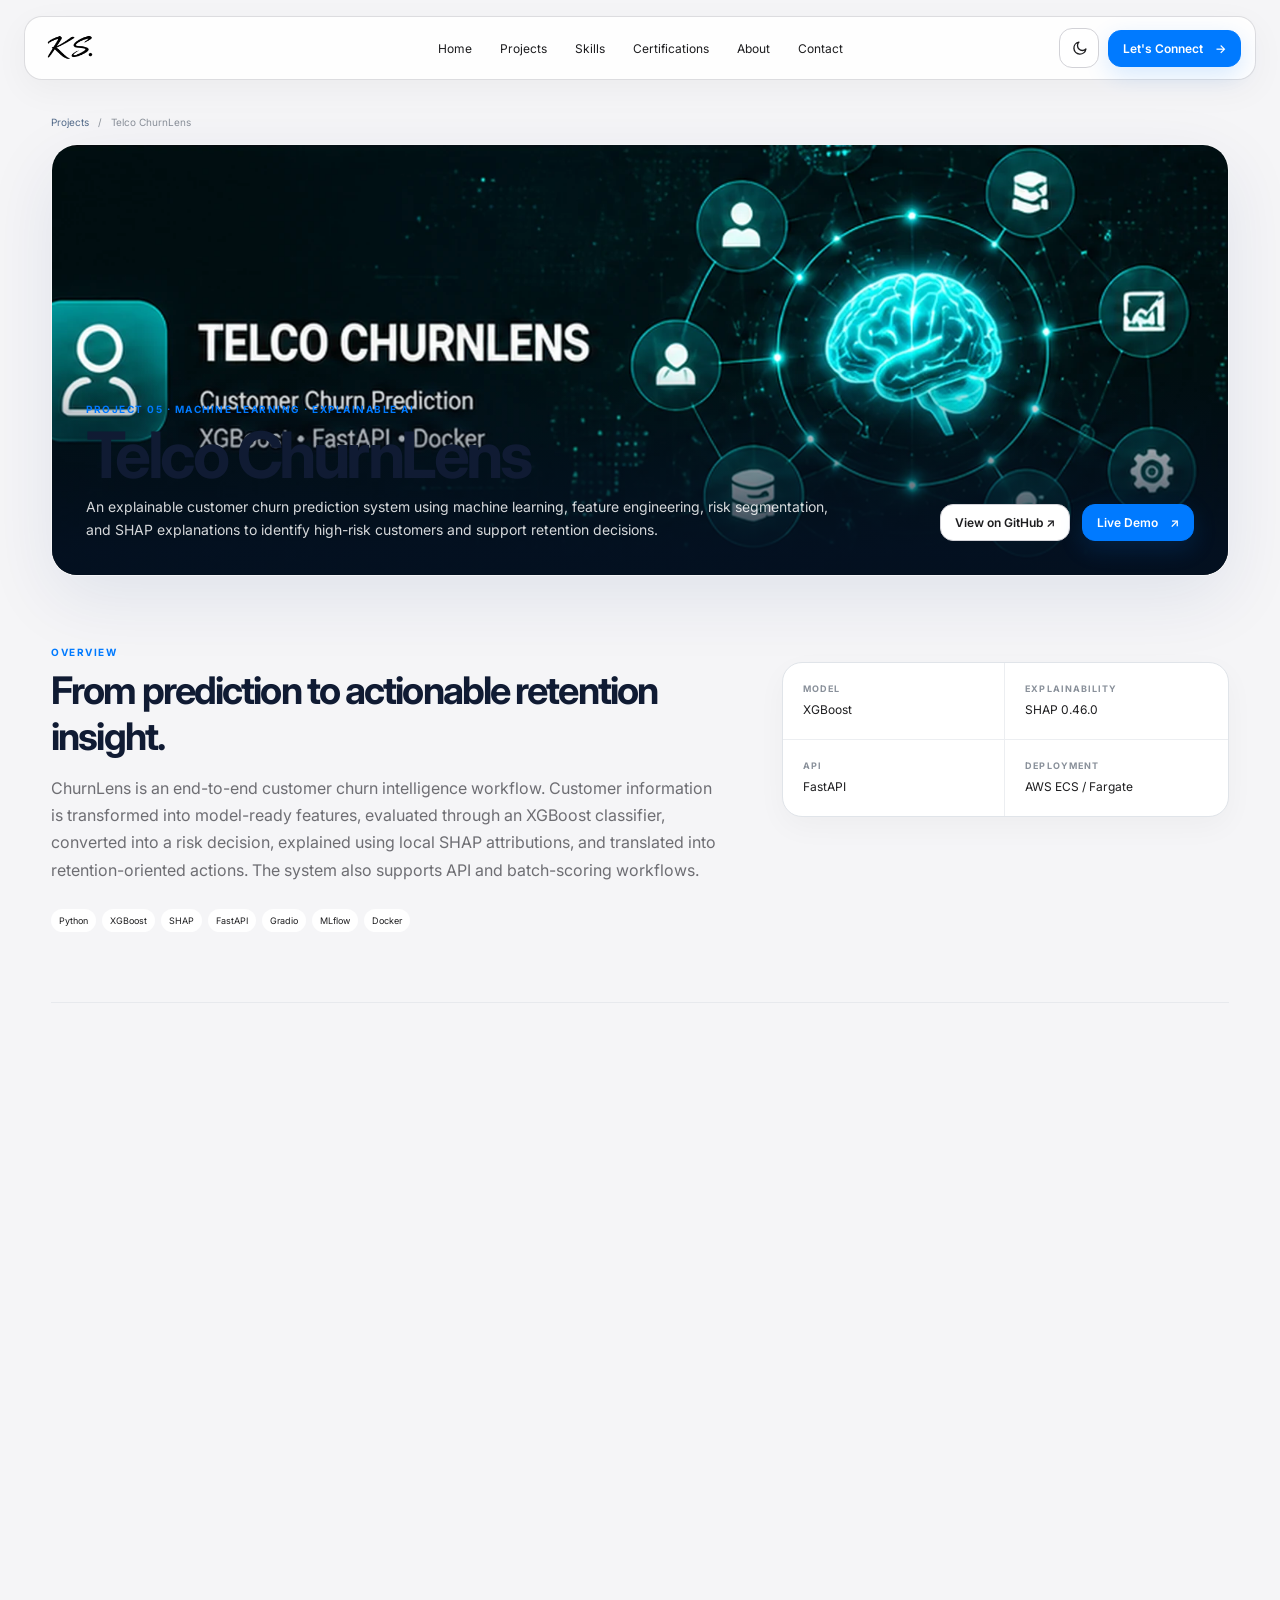
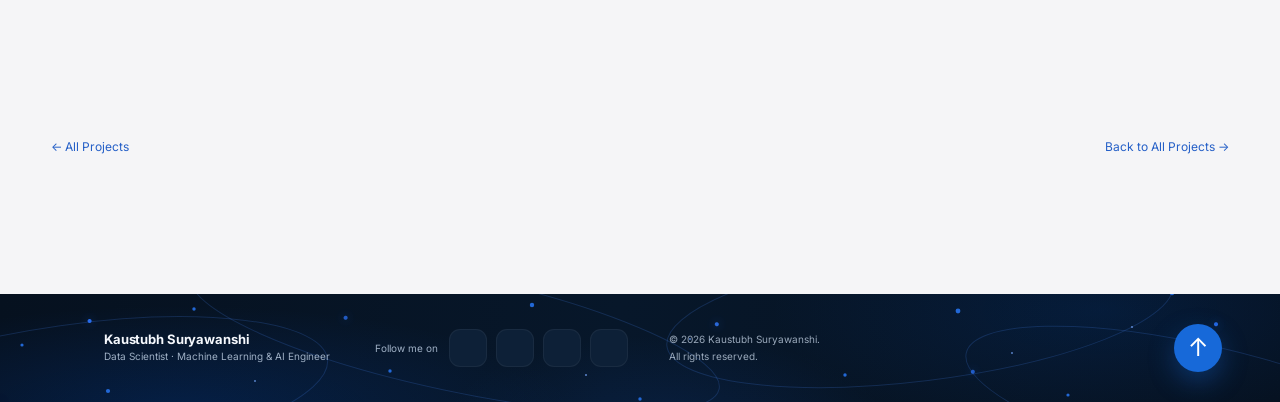
<file: churnlens.html>
<!DOCTYPE html>

<html lang="en">
<head>
<meta charset="utf-8"/><meta content="light dark" name="color-scheme"/>
<meta content="width=device-width,initial-scale=1" name="viewport"/>
<link href="https://Kauatubh-Suryawanshi.github.io/churnlens.html" rel="canonical"/>
<meta content="Explainable machine learning system for customer churn prediction using feature engineering, risk segmentation, XGBoost, and SHAP explanations." name="description"/>
<meta content="#F5F5F7" name="theme-color"/><meta content="Kaustubh Suryawanshi" name="author"/><meta content="index,follow,max-image-preview:large,max-snippet:-1,max-video-preview:-1" name="robots"/><meta content="strict-origin-when-cross-origin" name="referrer"/>
<title>ChurnLens — Kaustubh Suryawanshi</title>
<link href="styles.css?v=136" rel="stylesheet"/>
<meta content="ChurnLens — Kaustubh Suryawanshi" property="og:title"/>
<meta content="Explainable machine learning system for customer churn prediction using feature engineering, risk segmentation, XGBoost, and SHAP explanations." property="og:description"/>
<meta content="website" property="og:type"/><meta content="https://Kauatubh-Suryawanshi.github.io/churnlens.html" property="og:url"/><meta content="https://Kauatubh-Suryawanshi.github.io/assets/social-preview.png" property="og:image"/><meta content="1200" property="og:image:width"/><meta content="630" property="og:image:height"/><meta content="Kaustubh Suryawanshi — Data Science · Machine Learning · AI Engineering" property="og:image:alt"/>
<meta content="summary_large_image" name="twitter:card"/><meta content="https://Kauatubh-Suryawanshi.github.io/churnlens.html" name="twitter:url"/><meta content="https://Kauatubh-Suryawanshi.github.io/assets/social-preview.png" name="twitter:image"/><meta content="Kaustubh Suryawanshi — Data Science · Machine Learning · AI Engineering" name="twitter:image:alt"/>
<script>document.documentElement.classList.add('js')</script>
<link href="favicon.svg" rel="icon" type="image/svg+xml"/><link href="assets/apple-touch-icon.png" rel="apple-touch-icon" sizes="180x180"/><link href="site.webmanifest" rel="manifest"/>
<script>(function(){try{var k="ks-theme-preference";var saved=localStorage.getItem(k);var systemDark=window.matchMedia&&window.matchMedia("(prefers-color-scheme: dark)").matches;var theme=(saved==="dark"||saved==="light")?saved:(systemDark?"dark":"light");document.documentElement.dataset.theme=theme;document.documentElement.style.colorScheme=theme}catch(e){var theme=(window.matchMedia&&window.matchMedia("(prefers-color-scheme: dark)").matches)?"dark":"light";document.documentElement.dataset.theme=theme;document.documentElement.style.colorScheme=theme}})()</script>
<meta content="ChurnLens — Kaustubh Suryawanshi" name="twitter:title"/><meta content="Explainable machine learning system for customer churn prediction using feature engineering, risk segmentation, XGBoost, and SHAP explanations." name="twitter:description"/></head>
<body id="top">
<a class="skip-link" href="#main-content">Skip to main content</a>
<div class="scroll-progress"></div>
<header class="nav-wrap">
<nav class="nav glass">
<a aria-label="Kaustubh home" class="brand" href="index.html"><img alt="KS" class="brand-signet" src="assets/ks-signet-hd.png" width="1536" height="1024" decoding="async"></a>
<div class="nav-links" id="site-nav-links"><a href="index.html">Home</a><a href="projects.html">Projects</a><a href="skills.html">Skills</a><a href="certifications.html">Certifications</a><a href="about.html">About</a><a href="contact.html">Contact</a></div>
<div class="nav-actions"><button aria-label="Switch theme" class="icon-btn" data-theme-toggle="" type="button">☾</button><a class="primary small" data-magnetic="" href="contact.html">Let's Connect <span>→</span></a><button aria-controls="site-nav-links" aria-expanded="false" aria-label="Open menu" class="menu-btn" data-menu="" type="button">☰</button></div>
</nav>
</header>
<main id="main-content">
<section class="case-shell">
<div class="case-breadcrumb">
<a href="projects.html">
Projects
</a>
<span>
/
</span>
<span>
Telco ChurnLens
</span>
</div>
<!-- =====================================================
     HERO
===================================================== -->
<section class="case-hero">
<img alt="Telco ChurnLens customer churn prediction project banner" src="projects/churnlens-banner.webp" width="1768" height="586" decoding="async">
<div class="case-hero-overlay">
<div>
<div class="eyebrow">
PROJECT 05 · MACHINE LEARNING · EXPLAINABLE AI
</div>
<h1>
Telco ChurnLens
</h1>
<p>
An explainable customer churn prediction system using machine learning, feature engineering, risk segmentation, and SHAP explanations to identify high-risk customers and support retention decisions.
</p>
</div>
<div class="cta-row">
<a class="secondary small" href="https://github.com/Kauatubh-Suryawanshi/ChurnLens" rel="noopener noreferrer" target="_blank">
View on GitHub ↗
</a>
<a class="primary small" href="https://ch-5cf114d4435440dab2c9f3eaa294c6e7.ecs.ap-south-1.on.aws/ui" rel="noopener noreferrer" target="_blank">
Live Demo
<span>↗</span>
</a>
</div>
</div>
</section>
<!-- =====================================================
     OVERVIEW
===================================================== -->
<section class="case-overview">
<div>
<div class="eyebrow">
OVERVIEW
</div>
<h2>
From prediction to actionable retention insight.
</h2>
<p>
ChurnLens is an end-to-end customer churn intelligence
workflow. Customer information is transformed into model-ready
features, evaluated through an XGBoost classifier, converted
into a risk decision, explained using local SHAP attributions,
and translated into retention-oriented actions. The system also
supports API and batch-scoring workflows.
</p>
<div class="tag-row case-tags">
<span>
Python
</span>
<span>
XGBoost
</span>
<span>
SHAP
</span>
<span>
FastAPI
</span>
<span>
Gradio
</span>
<span>
MLflow
</span>
<span>
Docker
</span>
</div>
</div>
<dl class="case-meta">
<div>
<dt>
Model
</dt>
<dd>
XGBoost
</dd>
</div>
<div>
<dt>
Explainability
</dt>
<dd>
SHAP 0.46.0
</dd>
</div>
<div>
<dt>
API
</dt>
<dd>
FastAPI
</dd>
</div>
<div>
<dt>
Deployment
</dt>
<dd>
AWS ECS / Fargate
</dd>
</div>
</dl>
</section>
<!-- =====================================================
     ARCHITECTURE
===================================================== -->
<section class="case-section">
<div class="eyebrow">
SYSTEM ARCHITECTURE
</div>
<h2>
From customer data to retention action.
</h2>
<div class="arch-flow">
<div class="arch-step">
<span>01</span>
<b>Customer input</b>
</div>
<div class="arch-step">
<span>02</span>
<b>Feature transformation</b>
</div>
<div class="arch-step">
<span>03</span>
<b>XGBoost inference</b>
</div>
<div class="arch-step">
<span>04</span>
<b>Risk threshold</b>
</div>
<div class="arch-step">
<span>05</span>
<b>SHAP attribution</b>
</div>
<div class="arch-step">
<span>06</span>
<b>Retention action</b>
</div>
<div class="arch-step">
<span>07</span>
<b>Report / API / batch</b>
</div>
</div>
</section>
<!-- =====================================================
     RESULTS
===================================================== -->
<section class="case-section">
<div class="eyebrow">
MODEL PERFORMANCE
</div>
<div class="result-grid">
<div class="result-card">
<strong>
ROC-AUC
</strong>
<span>
0.8367
</span>
</div>
<div class="result-card">
<strong>
Recall
</strong>
<span>
0.8209
</span>
</div>
<div class="result-card">
<strong>
F1 Score
</strong>
<span>
0.6140
</span>
</div>
<div class="result-card">
<strong>
Prediction Time
</strong>
<span>
0.00445 s
</span>
</div>
</div>
</section>
<!-- =====================================================
     STORY
===================================================== -->
<section class="case-section case-story">
<div class="story-card">
<div class="eyebrow">
01 · PROBLEM
</div>
<h3>
The Retention Problem
</h3>
<p>
A churn prediction score is difficult to act on when
decision-makers cannot understand why a customer is at risk.
ChurnLens addresses this gap by combining prediction with
local explanations, risk segmentation and retention-oriented
outputs.
</p>
</div>
<div class="story-card">
<div class="eyebrow">
02 · SOLUTION
</div>
<h3>
Prediction &amp; Explainability
</h3>
<p>
ChurnLens combines an XGBoost classification model with a
decision threshold and local SHAP explanations. The resulting
prediction is converted into a customer risk tier and
retention-oriented action, with support for both individual
predictions and batch scoring.
</p>
</div>
<div class="story-card">
<div class="eyebrow">
03 · DEPLOYMENT
</div>
<h3>
From model to deployed application
</h3>
<p>
The project is containerized with Docker and documented for
AWS ECS/Fargate deployment. FastAPI provides the API layer,
while the deployed application exposes an interactive UI for
model inference and explanation.
</p>
</div>
</section>
<!-- =====================================================
     TECHNICAL CAPABILITIES
===================================================== -->
<section class="case-section">
<div class="eyebrow">
TECHNICAL CAPABILITIES
</div>
<h2>
Built beyond the model.
</h2>
<div class="arch-flow">
<div class="arch-step">
<span>
01
</span>
<b>
Predictive Modeling
</b>
</div>
<div class="arch-step">
<span>
02
</span>
<b>
Explainable ML
</b>
</div>
<div class="arch-step">
<span>
03
</span>
<b>
Risk Segmentation
</b>
</div>
<div class="arch-step">
<span>
04
</span>
<b>
API Inference
</b>
</div>
<div class="arch-step">
<span>
05
</span>
<b>
Batch Scoring
</b>
</div>
<div class="arch-step">
<span>
06
</span>
<b>
MLflow Tracking
</b>
</div>
<div class="arch-step">
<span>
07
</span>
<b>
Docker Deployment
</b>
</div>
</div>
</section>
<!-- =====================================================
     PRODUCT WALKTHROUGH
===================================================== -->
<section class="case-section">
<div class="eyebrow">
PRODUCT WALKTHROUGH
</div>
<h2>
Inside the Application.
</h2>
<div class="case-gallery">
<figure class="case-shot">
<img alt="Telco ChurnLens customer risk input interface" loading="lazy" src="assets/case-studies/churnlens/input.webp" width="3840" height="2268" decoding="async">
<figcaption>
Customer risk input
</figcaption>
</figure>
<figure class="case-shot">
<img alt="Telco ChurnLens prediction and SHAP explanation" loading="lazy" src="assets/case-studies/churnlens/result.webp" width="3840" height="2268" decoding="async">
<figcaption>
Prediction and explanation
</figcaption>
</figure>
<figure class="case-shot">
<img alt="Telco ChurnLens model intelligence" loading="lazy" src="assets/case-studies/churnlens/model.webp" width="3840" height="2268" decoding="async">
<figcaption>
Model intelligence
</figcaption>
</figure>
</div>
</section>
<!-- =====================================================
     FINAL CTA
===================================================== -->
<section class="case-section case-footer-cta">
<div>
<div class="eyebrow">
EXPLORE THE PROJECT
</div>
<h2>
Explore the System.
</h2>
<p>
Explore the model, explainability workflow, API architecture,
deployment and live customer-risk prediction interface.
</p>
</div>
<div class="cta-row">
<a class="secondary small" href="https://github.com/Kauatubh-Suryawanshi/ChurnLens" rel="noopener noreferrer" target="_blank">
GitHub ↗
</a>
<a class="primary small" href="https://ch-5cf114d4435440dab2c9f3eaa294c6e7.ecs.ap-south-1.on.aws/ui" rel="noopener noreferrer" target="_blank">
Live Demo
<span>↗</span>
</a>
</div>
</section>
<!-- =====================================================
     PROJECT NAVIGATION
===================================================== -->
<div class="detail-nav">
<a href="projects.html">
← All Projects
</a>
<a href="projects.html">
Back to All Projects →
</a>
</div>
</section>
</main>
<!-- =====================================================
     FOOTER
===================================================== -->
<footer aria-label="Portfolio footer" class="site-footer">
<div class="site-footer-inner">
<a aria-label="Kaustubh home" class="site-footer-brand" href="index.html">
<img alt="KS" loading="lazy" src="assets/ks-signet-hd.png"/>
<span><strong>Kaustubh Suryawanshi</strong><small>Data Scientist · Machine Learning &amp; AI Engineer</small></span>
</a>
<div class="site-footer-socials">
<span>Follow me on</span>
<a aria-label="LinkedIn" href="https://linkedin.com/in/kaustubh-suryawanshi18" rel="noopener noreferrer" target="_blank"><img alt="" class="brand-img brand-linkedin" src="assets/social/linkedin.svg" loading="lazy"></a>
<a aria-label="GitHub" href="https://github.com/Kauatubh-Suryawanshi" rel="noopener noreferrer" target="_blank"><img alt="" class="brand-img brand-github" src="assets/social/github.svg" loading="lazy"></a>
<a aria-label="Email" href="mailto:kaustubh18.work@gmail.com"><img alt="" class="brand-img brand-email" src="assets/social/email.svg" loading="lazy"></a>
<a aria-label="WhatsApp" href="https://wa.me/919403183266" rel="noopener noreferrer" target="_blank"><img alt="" class="brand-img brand-whatsapp" src="assets/social/whatsapp.svg" loading="lazy"></a>
</div>
<div class="site-footer-copy">© 2026 Kaustubh Suryawanshi.<br/>All rights reserved.</div>
<div class="site-footer-end">
<img alt="Kaustubh Suryawanshi signature" class="site-footer-signature" loading="lazy" src="assets/kaustubh-signature-footer.png" width="1790" height="648" decoding="async">
<a aria-label="Back to top" class="site-footer-top" href="#top">↑</a>
</div>
</div>
</footer>
<script src="app.js?v=133"></script>
</body>
</html>
</file>
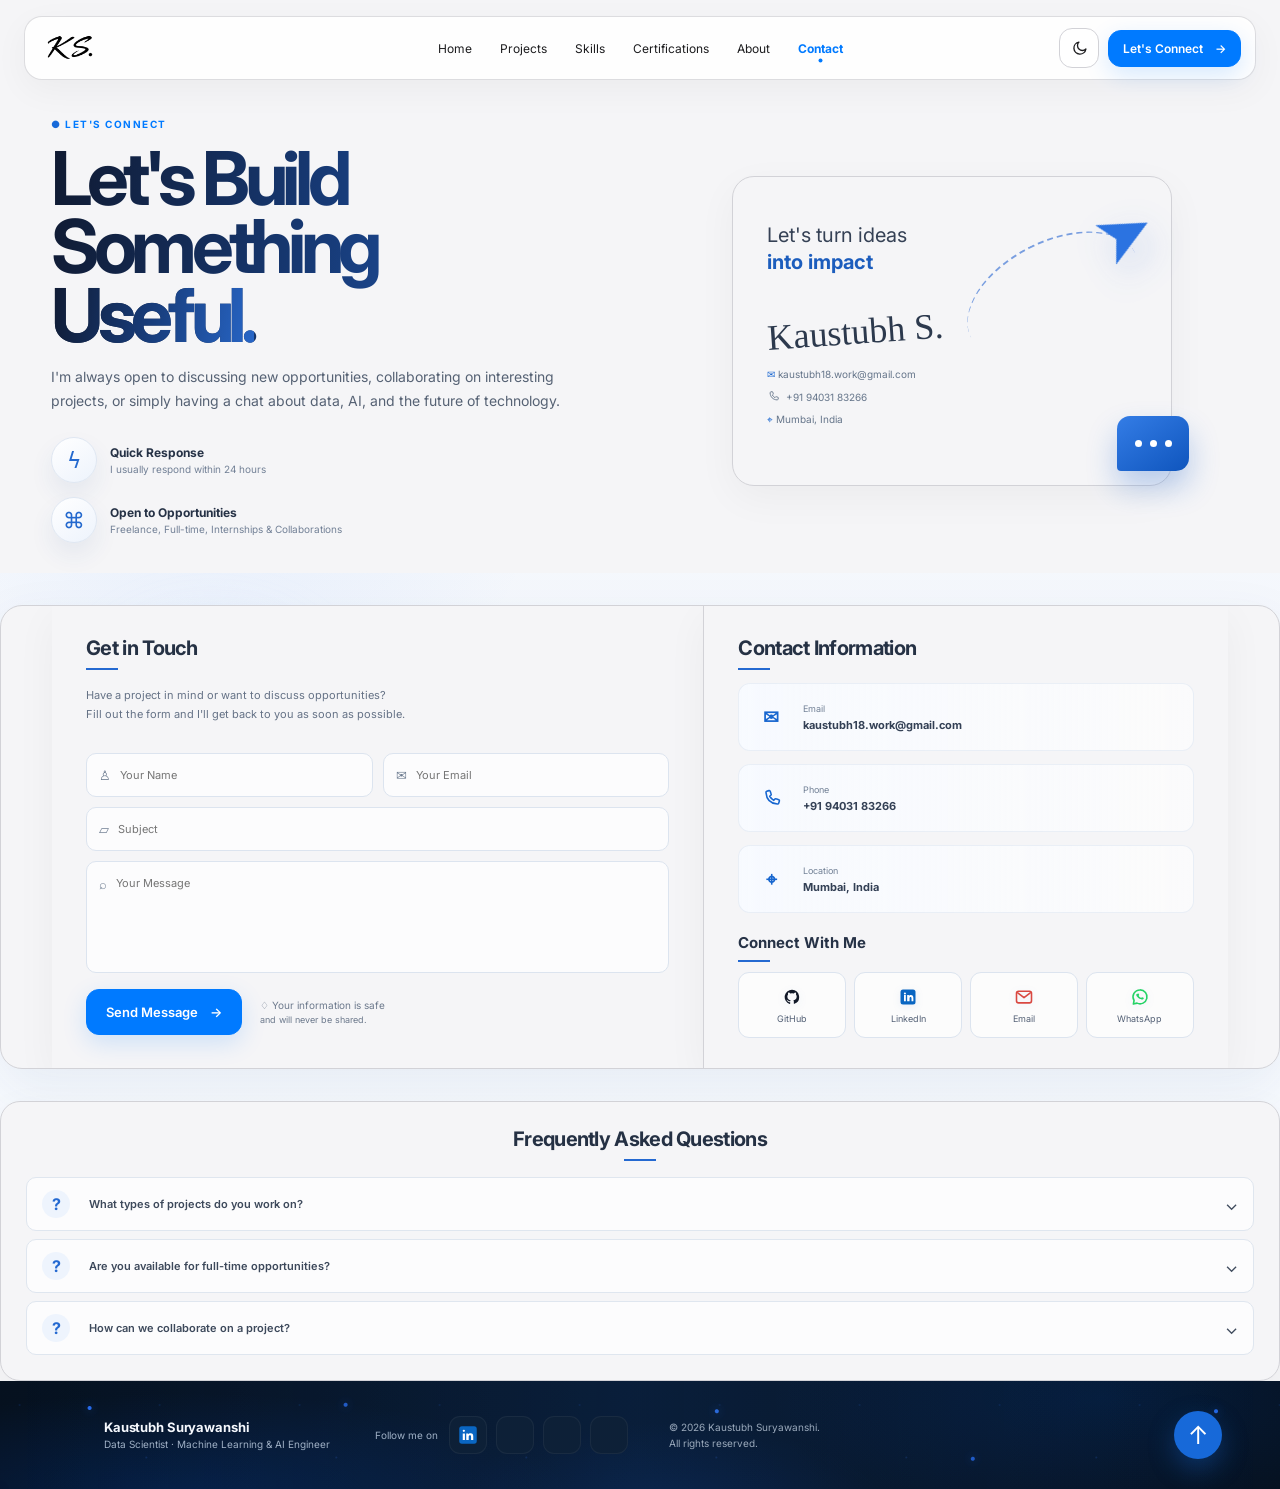
<file: contact.html>
<!DOCTYPE html>

<html lang="en">
<head>
<meta charset="utf-8"/><meta content="light dark" name="color-scheme"/><meta content="width=device-width,initial-scale=1" name="viewport"/>
<link href="https://Kauatubh-Suryawanshi.github.io/contact.html" rel="canonical"/>
<meta content="Contact Kaustubh Suryawanshi for Data Science, Machine Learning, AI, analytics, and practical data-driven project opportunities." name="description"/>
<meta content="#F5F5F7" name="theme-color"/><meta content="Kaustubh Suryawanshi" name="author"/><meta content="index,follow,max-image-preview:large,max-snippet:-1,max-video-preview:-1" name="robots"/><meta content="strict-origin-when-cross-origin" name="referrer"/><title>Contact — Kaustubh Suryawanshi | Data, ML &amp; AI</title><script>(function(){try{var k="ks-theme-preference";var saved=localStorage.getItem(k);var systemDark=window.matchMedia&&window.matchMedia("(prefers-color-scheme: dark)").matches;var theme=(saved==="dark"||saved==="light")?saved:(systemDark?"dark":"light");document.documentElement.dataset.theme=theme;document.documentElement.style.colorScheme=theme}catch(e){var theme=(window.matchMedia&&window.matchMedia("(prefers-color-scheme: dark)").matches)?"dark":"light";document.documentElement.dataset.theme=theme;document.documentElement.style.colorScheme=theme}})()</script>
<link href="styles.css?v=136" rel="stylesheet"/>
<meta content="Contact — Kaustubh Suryawanshi | Data, ML &amp; AI" property="og:title"/>
<meta content="Contact Kaustubh Suryawanshi for Data Science, Machine Learning, AI, analytics, and practical data-driven project opportunities." property="og:description"/>
<meta content="website" property="og:type"/><meta content="https://Kauatubh-Suryawanshi.github.io/contact.html" property="og:url"/><meta content="https://Kauatubh-Suryawanshi.github.io/assets/social-preview.png" property="og:image"/><meta content="1200" property="og:image:width"/><meta content="630" property="og:image:height"/><meta content="Kaustubh Suryawanshi — Data Science · Machine Learning · AI Engineering" property="og:image:alt"/>
<meta content="summary_large_image" name="twitter:card"/><meta content="https://Kauatubh-Suryawanshi.github.io/contact.html" name="twitter:url"/><meta content="https://Kauatubh-Suryawanshi.github.io/assets/social-preview.png" name="twitter:image"/><meta content="Kaustubh Suryawanshi — Data Science · Machine Learning · AI Engineering" name="twitter:image:alt"/>
<script>document.documentElement.classList.add('js')</script>
<link href="favicon.svg" rel="icon" type="image/svg+xml"/><link href="assets/apple-touch-icon.png" rel="apple-touch-icon" sizes="180x180"/><link href="site.webmanifest" rel="manifest"/>
<meta content="Contact — Kaustubh Suryawanshi | Data, ML &amp; AI" name="twitter:title"/><meta content="Contact Kaustubh Suryawanshi for Data Science, Machine Learning, AI, analytics, and practical data-driven project opportunities." name="twitter:description"/></head>
<body id="top" class="contact-page">
<a class="skip-link" href="#main-content">Skip to main content</a>
<div class="scroll-progress"></div>
<header class="nav-wrap"><nav class="nav glass">
<a aria-label="Kaustubh home" class="brand" href="index.html"><img alt="KS" class="brand-signet" src="assets/ks-signet-hd.png" width="1536" height="1024" decoding="async"></a>
<div class="nav-links" id="site-nav-links"><a href="index.html">Home</a><a href="projects.html">Projects</a><a href="skills.html">Skills</a><a href="certifications.html">Certifications</a><a href="about.html">About</a><a aria-current="page" class="active" href="contact.html">Contact</a></div>
<div class="nav-actions"><button aria-label="Switch theme" class="icon-btn" data-theme-toggle="" type="button">☾</button><a aria-current="page" class="primary small active" data-magnetic="" href="contact.html">Let's Connect <span>→</span></a><button aria-controls="site-nav-links" aria-expanded="false" aria-label="Open menu" class="menu-btn" data-menu="" type="button">☰</button></div>
</nav></header>
<main class="contact-cinematic-main" id="main-content">
<div aria-hidden="true" class="contact-atmosphere"><span class="contact-glow glow-a"></span><span class="contact-glow glow-b"></span><span class="contact-orbit-line orbit-a"></span><span class="contact-orbit-line orbit-b"></span><i class="contact-star s1"></i><i class="contact-star s2"></i><i class="contact-star s3"></i><i class="contact-star s4"></i><i class="contact-star s5"></i></div>
<section class="contact-v2-hero page-shell">
<div class="contact-v2-copy">
<div class="eyebrow contact-eyebrow">● LET'S CONNECT</div>
<h1>Let's Build<br/>Something<br/><span>Useful.</span></h1>
<p>I'm always open to discussing new opportunities, collaborating on interesting projects, or simply having a chat about data, AI, and the future of technology.</p>
<div class="contact-v2-perks">
<div><span class="perk-icon">ϟ</span><p><b>Quick Response</b><small>I usually respond within 24 hours</small></p></div>
<div><span class="perk-icon">⌘</span><p><b>Open to Opportunities</b><small>Freelance, Full-time, Internships &amp; Collaborations</small></p></div>
</div>
</div>
<div aria-label="Contact illustration" class="contact-v2-art">
<div class="art-card glass"><p>Let's turn ideas<br/><strong>into impact</strong></p><span class="art-sign">Kaustubh S.</span><div class="art-info"><span>✉ kaustubh18.work@gmail.com</span><span><svg aria-hidden="true" class="inline-phone-icon" viewbox="0 0 24 24"><path d="M6.6 3.8 9.1 3c.6-.2 1.2.1 1.4.7l1.1 3.1c.2.5.1 1-.3 1.4l-1.4 1.2a14.5 14.5 0 0 0 4.7 4.7l1.2-1.4c.4-.4.9-.5 1.4-.3l3.1 1.1c.6.2.9.8.7 1.4l-.8 2.5c-.2.6-.8 1-1.5.9C10.9 17.7 6.3 13.1 5.7 5.3c-.1-.7.3-1.3.9-1.5Z" fill="none" stroke="currentColor" stroke-linejoin="round" stroke-width="1.7"></path></svg> +91 94031 83266</span><span>⌖ Mumbai, India</span></div><div class="art-path"></div><div class="paper-plane">➤</div><div class="chat-bubble"><i></i><i></i><i></i></div></div>
</div>
</section>
<section class="contact-v2-grid page-shell">
<form class="contact-v2-form glass" data-contact-form="">
<div class="v2-title"><h2>Get in Touch</h2><span></span></div><p>Have a project in mind or want to discuss opportunities?<br/>Fill out the form and I'll get back to you as soon as possible.</p>
<div class="v2-form-row"><label><span class="sr-only">Your Name</span><span>♙</span><input aria-label="Your Name" autocomplete="name" id="contact-name" name="name" placeholder="Your Name" required=""/></label><label><span class="sr-only">Your Email</span><span>✉</span><input aria-label="Your Email" autocomplete="email" id="contact-email" name="email" placeholder="Your Email" required="" type="email"/></label></div>
<label><span class="sr-only">Subject</span><span>▱</span><input aria-label="Subject" id="contact-subject" name="subject" placeholder="Subject"/></label>
<label class="message-field"><span class="sr-only">Your Message</span><span>⌕</span><textarea aria-label="Your Message" id="contact-message" name="message" placeholder="Your Message" required="" rows="6"></textarea></label>
<div class="v2-form-bottom"><button class="primary" data-magnetic="" type="submit">Send Message <span>→</span></button><span class="safe-note">♢ Your information is safe<br/><small>and will never be shared.</small></span><p aria-live="polite" data-form-note="" role="status"></p></div>
</form>
<aside class="contact-v2-info glass">
<div class="v2-title"><h2>Contact Information</h2><span></span></div>
<a class="info-box" href="mailto:kaustubh18.work@gmail.com"><b>✉</b><p><small>Email</small><strong>kaustubh18.work@gmail.com</strong></p></a>
<a class="info-box" href="tel:+919403183266"><b aria-hidden="true" class="phone-icon"><svg viewbox="0 0 24 24"><path d="M6.6 3.8 9.1 3c.6-.2 1.2.1 1.4.7l1.1 3.1c.2.5.1 1-.3 1.4l-1.4 1.2a14.5 14.5 0 0 0 4.7 4.7l1.2-1.4c.4-.4.9-.5 1.4-.3l3.1 1.1c.6.2.9.8.7 1.4l-.8 2.5c-.2.6-.8 1-1.5.9C10.9 17.7 6.3 13.1 5.7 5.3c-.1-.7.3-1.3.9-1.5Z" fill="none" stroke="currentColor" stroke-linejoin="round" stroke-width="1.8"></path></svg></b><p><small>Phone</small><strong>+91 94031 83266</strong></p></a>
<div class="info-box"><b>⌖</b><p><small>Location</small><strong>Mumbai, India</strong></p></div>
<h3>Connect With Me</h3><span class="mini-line"></span>
<div class="connect-cards">
<a aria-label="GitHub" class="social-github" href="https://github.com/Kauatubh-Suryawanshi" rel="noopener noreferrer" target="_blank">
<b><svg aria-hidden="true" viewbox="0 0 24 24"><path d="M12 3.2a8.8 8.8 0 0 0-2.78 17.15c.44.08.6-.19.6-.42v-1.7c-2.44.53-2.95-1.04-2.95-1.04-.4-1.01-.98-1.28-.98-1.28-.8-.55.06-.54.06-.54.89.06 1.36.91 1.36.91.78 1.35 2.05.96 2.55.74.08-.58.31-.97.56-1.2-1.95-.22-4.01-.98-4.01-4.36 0-.96.34-1.75.9-2.37-.09-.22-.39-1.12.09-2.33 0 0 .74-.24 2.42.9a8.36 8.36 0 0 1 4.4 0c1.68-1.14 2.42-.9 2.42-.9.48 1.21.18 2.11.09 2.33.56.62.9 1.41.9 2.37 0 3.39-2.07 4.14-4.03 4.36.32.27.6.8.6 1.61v2.39c0 .23.16.5.61.42A8.8 8.8 0 0 0 12 3.2Z" fill="currentColor"></path></svg></b><span>GitHub</span>
</a>
<a aria-label="LinkedIn" class="social-linkedin" href="https://linkedin.com/in/kaustubh-suryawanshi18" rel="noopener noreferrer" target="_blank">
<b><svg aria-hidden="true" viewbox="0 0 24 24"><rect fill="currentColor" height="18" rx="3" width="18" x="3" y="3"></rect><path d="M7.2 9.7h2.2V17H7.2V9.7Zm1.1-3.2a1.28 1.28 0 1 1 0 2.56 1.28 1.28 0 0 1 0-2.56ZM11 9.7h2.1v1c.3-.57 1.07-1.23 2.35-1.23 2.52 0 2.98 1.66 2.98 3.82V17h-2.2v-3.3c0-.79-.02-1.8-1.1-1.8-1.1 0-1.27.86-1.27 1.75V17H11V9.7Z" fill="#fff"></path></svg></b><span>LinkedIn</span>
</a>
<a aria-label="Email" class="social-email" href="mailto:kaustubh18.work@gmail.com">
<b><svg aria-hidden="true" viewbox="0 0 24 24"><rect fill="none" height="14" rx="2.5" stroke="currentColor" stroke-width="1.9" width="18" x="3" y="5"></rect><path d="m4.5 7 7.5 5.8L19.5 7" fill="none" stroke="currentColor" stroke-linecap="round" stroke-linejoin="round" stroke-width="1.9"></path></svg></b><span>Email</span>
</a>
<a aria-label="WhatsApp" class="social-whatsapp" href="https://wa.me/919403183266" rel="noopener noreferrer" target="_blank">
<b><svg aria-hidden="true" viewbox="0 0 24 24"><path d="M12 3.5a8.35 8.35 0 0 0-7.1 12.74L4 20.5l4.39-1.15A8.35 8.35 0 1 0 12 3.5Z" fill="none" stroke="currentColor" stroke-linejoin="round" stroke-width="1.9"></path><path d="M8.9 8.25c.2-.48.4-.49.67-.5h.42c.13 0 .33.05.4.24l.6 1.44c.07.18.03.33-.07.47l-.3.4c-.1.12-.2.25-.09.46.11.21.5.82 1.08 1.33.74.65 1.36.86 1.57.96.2.1.32.08.44-.05l.57-.67c.14-.17.3-.14.5-.07l1.42.67c.2.1.33.14.38.22.05.08.05.47-.11.92-.16.45-.91.86-1.25.91-.34.05-.77.07-1.24-.08-.29-.09-.66-.22-1.14-.43-.47-.2-1.95-.72-3.31-2.02-1.06-1.01-1.77-2.25-1.98-2.63-.21-.38-.02-.59.16-.77l.46-.54Z" fill="currentColor"></path></svg></b><span>WhatsApp</span>
</a>
</div>
</aside>
</section>
<section class="contact-faq page-shell glass">
<div class="faq-head"><h2>Frequently Asked Questions</h2><span></span></div>
<div class="faq-list">
<button aria-expanded="false" class="faq-item" type="button"><b>?</b><span>What types of projects do you work on?</span><i>⌄</i><em>I work across data analysis, machine learning, forecasting, computer vision, AI applications, and end-to-end data products.</em></button>
<button aria-expanded="false" class="faq-item" type="button"><b>?</b><span>Are you available for full-time opportunities?</span><i>⌄</i><em>Yes. I’m open to full-time opportunities in Data Science, Machine Learning, and AI where I can contribute to practical, data-driven products.</em></button>
<button aria-expanded="false" class="faq-item" type="button"><b>?</b><span>How can we collaborate on a project?</span><i>⌄</i><em>Send a message with your idea, timeline and goals. We can discuss the problem and decide on the best next step together.</em></button>
</div>
</section>
</main>
<footer aria-label="Portfolio footer" class="site-footer">
<div class="site-footer-inner">
<a aria-label="Kaustubh home" class="site-footer-brand" href="index.html">
<img alt="KS" loading="lazy" src="assets/ks-signet-hd.png"/>
<span><strong>Kaustubh Suryawanshi</strong><small>Data Scientist · Machine Learning &amp; AI Engineer</small></span>
</a>
<div class="site-footer-socials">
<span>Follow me on</span>
<a aria-label="LinkedIn" href="https://linkedin.com/in/kaustubh-suryawanshi18" rel="noopener noreferrer" target="_blank"><img alt="" class="brand-img brand-linkedin" src="assets/social/linkedin.svg"/></a>
<a aria-label="GitHub" href="https://github.com/Kauatubh-Suryawanshi" rel="noopener noreferrer" target="_blank"><img alt="" class="brand-img brand-github" src="assets/social/github.svg" loading="lazy"></a>
<a aria-label="Email" href="mailto:kaustubh18.work@gmail.com"><img alt="" class="brand-img brand-email" src="assets/social/email.svg" loading="lazy"></a>
<a aria-label="WhatsApp" href="https://wa.me/919403183266" rel="noopener noreferrer" target="_blank"><img alt="" class="brand-img brand-whatsapp" src="assets/social/whatsapp.svg" loading="lazy"></a>
</div>
<div class="site-footer-copy">© 2026 Kaustubh Suryawanshi.<br/>All rights reserved.</div>
<div class="site-footer-end">
<img alt="Kaustubh Suryawanshi signature" class="site-footer-signature" loading="lazy" src="assets/kaustubh-signature-footer.png" width="1790" height="648" decoding="async">
<a aria-label="Back to top" class="site-footer-top" href="#top">↑</a>
</div>
</div>
</footer>
<script src="app.js?v=133"></script>
</body></html>
</file>
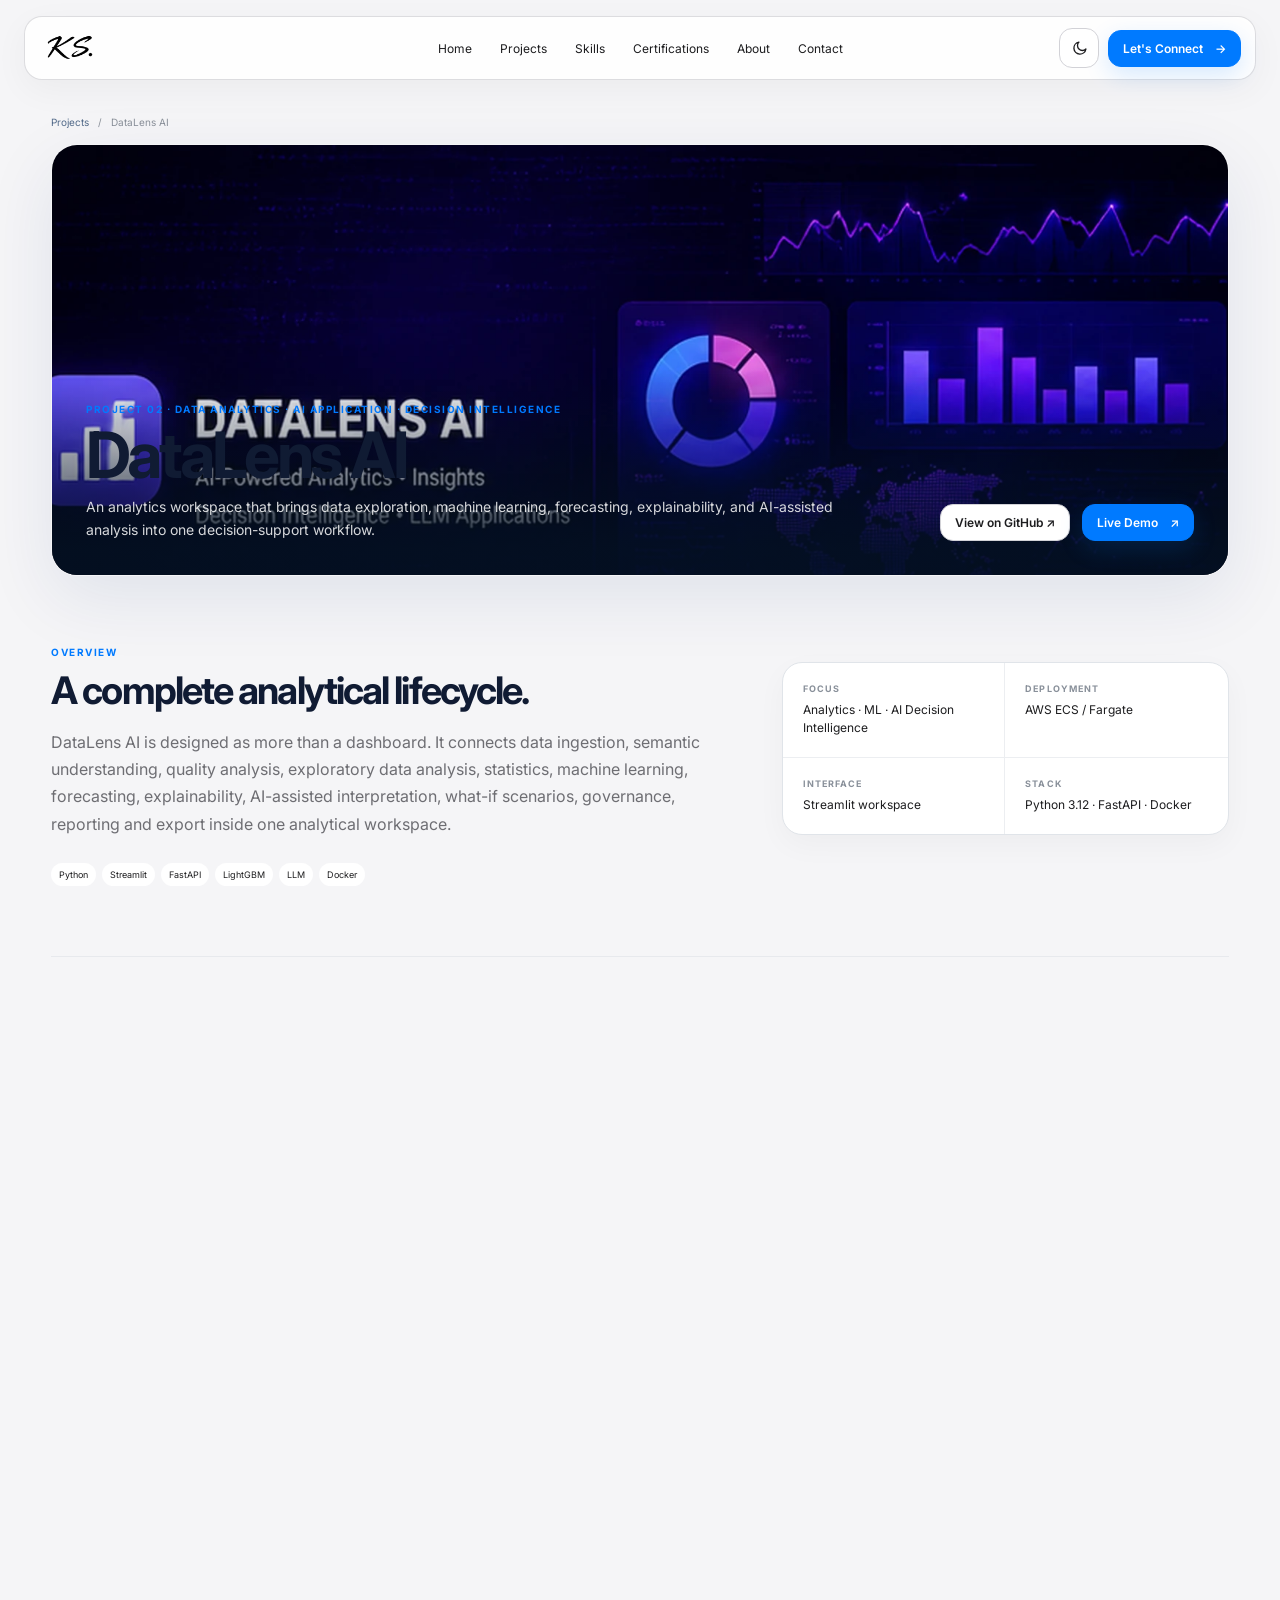
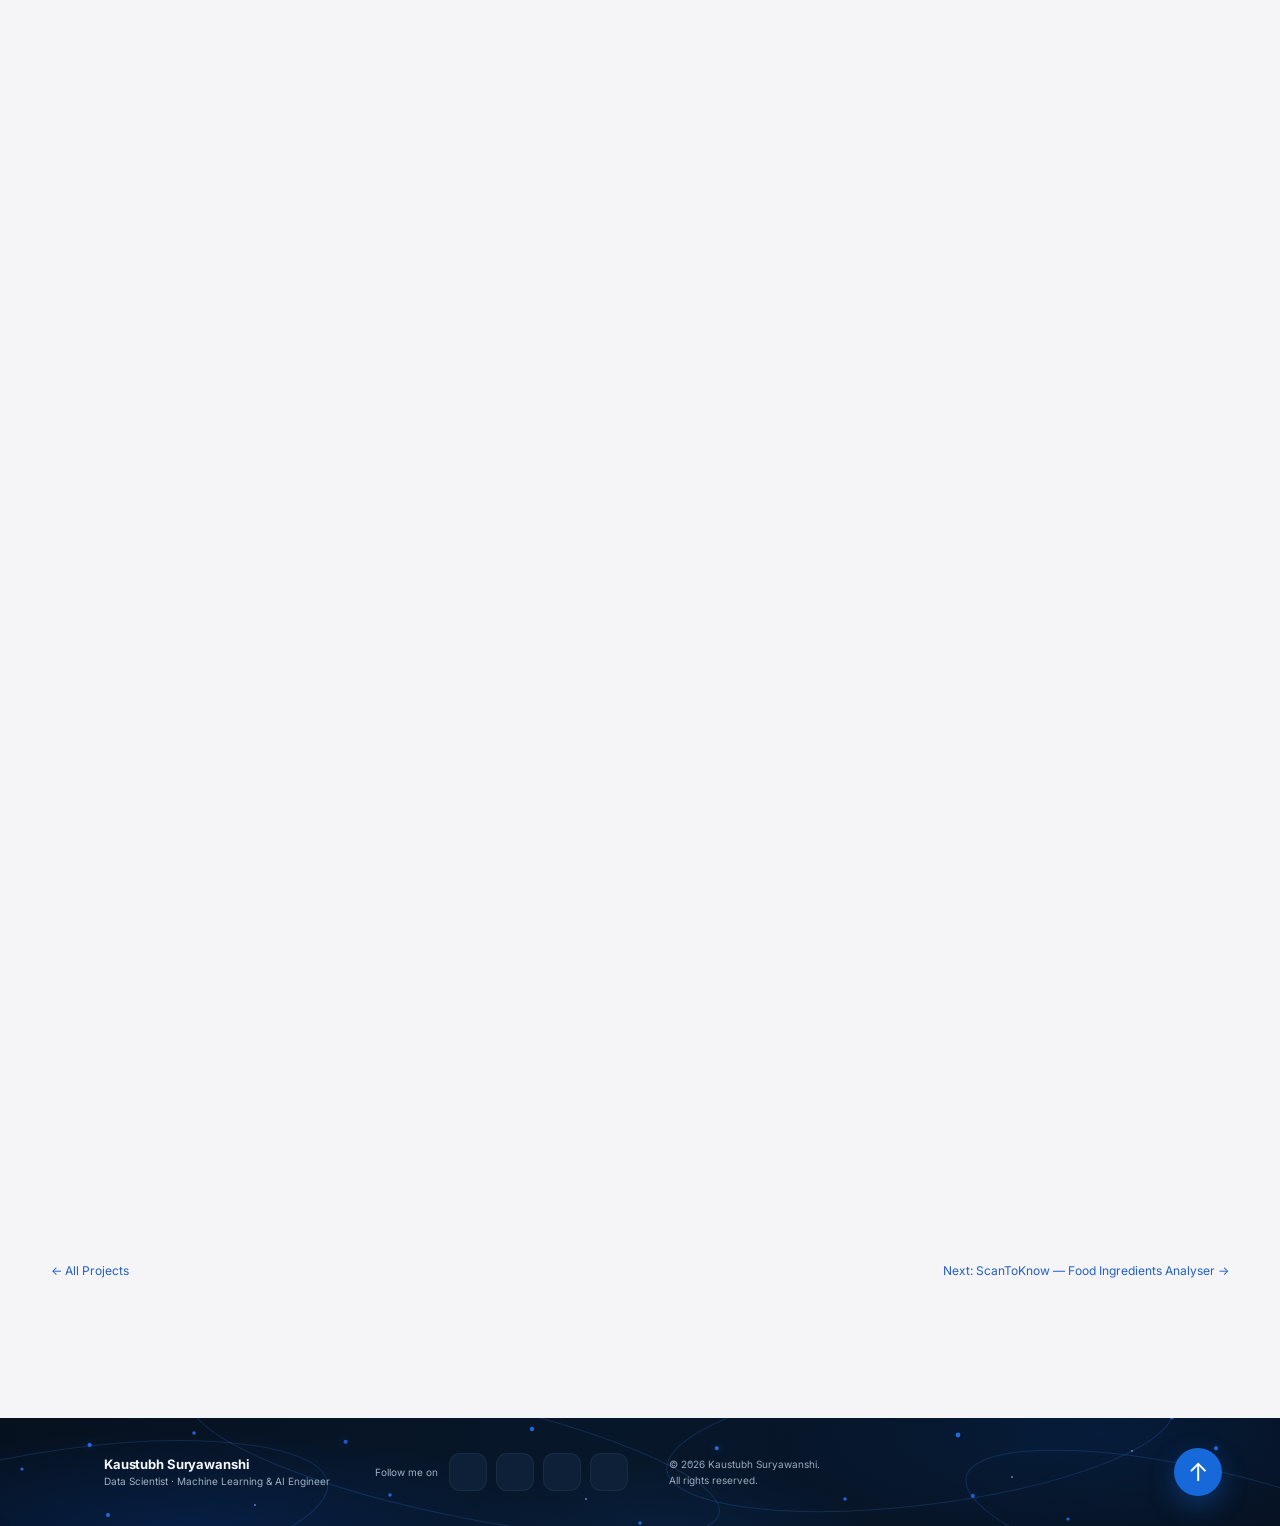
<file: datalens.html>
<!DOCTYPE html>

<html lang="en">
<head>
<meta charset="utf-8"/><meta content="light dark" name="color-scheme"/>
<meta content="width=device-width,initial-scale=1" name="viewport"/>
<link href="https://Kauatubh-Suryawanshi.github.io/datalens.html" rel="canonical"/>
<meta content="DataLens AI is an analytics and decision-support platform combining data exploration, machine learning, forecasting, explainability, and AI-assisted analysis." name="description"/>
<meta content="#F5F5F7" name="theme-color"/><meta content="Kaustubh Suryawanshi" name="author"/><meta content="index,follow,max-image-preview:large,max-snippet:-1,max-video-preview:-1" name="robots"/><meta content="strict-origin-when-cross-origin" name="referrer"/>
<title>DataLens AI — Kaustubh Suryawanshi</title>
<script>(function(){try{var k="ks-theme-preference";var saved=localStorage.getItem(k);var systemDark=window.matchMedia&&window.matchMedia("(prefers-color-scheme: dark)").matches;var theme=(saved==="dark"||saved==="light")?saved:(systemDark?"dark":"light");document.documentElement.dataset.theme=theme;document.documentElement.style.colorScheme=theme}catch(e){var theme=(window.matchMedia&&window.matchMedia("(prefers-color-scheme: dark)").matches)?"dark":"light";document.documentElement.dataset.theme=theme;document.documentElement.style.colorScheme=theme}})()</script>
<link href="styles.css?v=136" rel="stylesheet"/>
<meta content="DataLens AI — Kaustubh Suryawanshi" property="og:title"/>
<meta content="DataLens AI is an analytics and decision-support platform combining data exploration, machine learning, forecasting, explainability, and AI-assisted analysis." property="og:description"/>
<meta content="website" property="og:type"/><meta content="https://Kauatubh-Suryawanshi.github.io/datalens.html" property="og:url"/><meta content="https://Kauatubh-Suryawanshi.github.io/assets/social-preview.png" property="og:image"/><meta content="1200" property="og:image:width"/><meta content="630" property="og:image:height"/><meta content="Kaustubh Suryawanshi — Data Science · Machine Learning · AI Engineering" property="og:image:alt"/>
<meta content="summary_large_image" name="twitter:card"/><meta content="https://Kauatubh-Suryawanshi.github.io/datalens.html" name="twitter:url"/><meta content="https://Kauatubh-Suryawanshi.github.io/assets/social-preview.png" name="twitter:image"/><meta content="Kaustubh Suryawanshi — Data Science · Machine Learning · AI Engineering" name="twitter:image:alt"/>
<script>document.documentElement.classList.add('js')</script>
<link href="favicon.svg" rel="icon" type="image/svg+xml"/><link href="assets/apple-touch-icon.png" rel="apple-touch-icon" sizes="180x180"/><link href="site.webmanifest" rel="manifest"/>
<meta content="DataLens AI — Kaustubh Suryawanshi" name="twitter:title"/><meta content="DataLens AI is an analytics and decision-support platform combining data exploration, machine learning, forecasting, explainability, and AI-assisted analysis." name="twitter:description"/></head>
<body id="top">
<a class="skip-link" href="#main-content">Skip to main content</a>
<div class="scroll-progress"></div>
<header class="nav-wrap">
<nav class="nav glass">
<a aria-label="Kaustubh home" class="brand" href="index.html"><img alt="KS" class="brand-signet" src="assets/ks-signet-hd.png" width="1536" height="1024" decoding="async"></a>
<div class="nav-links" id="site-nav-links"><a href="index.html">Home</a><a href="projects.html">Projects</a><a href="skills.html">Skills</a><a href="certifications.html">Certifications</a><a href="about.html">About</a><a href="contact.html">Contact</a></div>
<div class="nav-actions"><button aria-label="Switch theme" class="icon-btn" data-theme-toggle="" type="button">☾</button><a class="primary small" data-magnetic="" href="contact.html">Let's Connect <span>→</span></a><button aria-controls="site-nav-links" aria-expanded="false" aria-label="Open menu" class="menu-btn" data-menu="" type="button">☰</button></div>
</nav>
</header>
<main id="main-content">
<section class="case-shell">
<div class="case-breadcrumb">
<a href="projects.html">Projects</a>
<span>/</span>
<span>DataLens AI</span>
</div>
<section class="case-hero">
<img alt="DataLens AI project banner" src="projects/datalens-banner.webp" width="1768" height="586" decoding="async">
<div class="case-hero-overlay">
<div>
<div class="eyebrow">
PROJECT 02 · DATA ANALYTICS · AI APPLICATION · DECISION INTELLIGENCE
</div>
<h1>
DataLens AI
</h1>
<p>
An analytics workspace that brings data exploration, machine learning, forecasting, explainability, and AI-assisted analysis into one decision-support workflow.
</p>
</div>
<div class="cta-row">
<a class="secondary small" href="https://github.com/Kauatubh-Suryawanshi/DataLens" rel="noopener noreferrer" target="_blank">
View on GitHub ↗
</a>
<a class="primary small" href="https://da-b8fcff1a967d48e3937817ca912c6165.ecs.ap-south-1.on.aws/" rel="noopener noreferrer" target="_blank">
Live Demo <span>↗</span>
</a>
</div>
</div>
</section>
<section class="case-overview">
<div>
<div class="eyebrow">
OVERVIEW
</div>
<h2>
A complete analytical lifecycle.
</h2>
<p>
DataLens AI is designed as more than a dashboard. It connects
data ingestion, semantic understanding, quality analysis,
exploratory data analysis, statistics, machine learning,
forecasting, explainability, AI-assisted interpretation,
what-if scenarios, governance, reporting and export inside
one analytical workspace.
</p>
<div class="tag-row case-tags">
<span>Python</span>
<span>Streamlit</span>
<span>FastAPI</span>
<span>LightGBM</span>
<span>LLM</span>
<span>Docker</span>
</div>
</div>
<dl class="case-meta">
<div>
<dt>Focus</dt>
<dd>Analytics · ML · AI Decision Intelligence</dd>
</div>
<div>
<dt>Deployment</dt>
<dd>AWS ECS / Fargate</dd>
</div>
<div>
<dt>Interface</dt>
<dd>Streamlit workspace</dd>
</div>
<div>
<dt>Stack</dt>
<dd>Python 3.12 · FastAPI · Docker</dd>
</div>
</dl>
</section>
<section class="case-section">
<div class="eyebrow">
SYSTEM ARCHITECTURE
</div>
<h2>
From raw data to decision support.
</h2>
<div class="arch-flow">
<div class="arch-step">
<span>01</span>
<b>Dataset ingestion</b>
</div>
<div class="arch-step">
<span>02</span>
<b>Profiling &amp; quality</b>
</div>
<div class="arch-step">
<span>03</span>
<b>Analytics / statistics</b>
</div>
<div class="arch-step">
<span>04</span>
<b>ML &amp; forecasting</b>
</div>
<div class="arch-step">
<span>05</span>
<b>Explainability</b>
</div>
<div class="arch-step">
<span>06</span>
<b>AI analyst</b>
</div>
<div class="arch-step">
<span>07</span>
<b>Scenarios / governance</b>
</div>
<div class="arch-step">
<span>08</span>
<b>Reports &amp; exports</b>
</div>
</div>
</section>
<section class="case-section">
<div class="eyebrow">
RESULTS &amp; CAPABILITIES
</div>
<div class="result-grid">
<div class="result-card">
<strong>Documented product views</strong>
<span>12</span>
</div>
<div class="result-card">
<strong>ML task families</strong>
<span>6+</span>
</div>
<div class="result-card">
<strong>Cloud deployment</strong>
<span>AWS ECS</span>
</div>
<div class="result-card">
<strong>Analytical workflow</strong>
<span>End-to-end</span>
</div>
</div>
</section>
<section class="case-section case-story">
<div class="story-card">
<div class="eyebrow">
01 · PROBLEM
</div>
<h3>
The Problem
</h3>
<p>
Business datasets often require multiple disconnected tools
before an analyst can move from raw data to a defensible
decision. DataLens brings the major stages of that analytical
workflow into a single workspace.
</p>
</div>
<div class="story-card">
<div class="eyebrow">
02 · SOLUTION
</div>
<h3>
How it works
</h3>
<p>
DataLens combines deterministic analytics, statistical analysis,
machine learning, forecasting, explainability and AI-assisted
interpretation. It also supports scenario exploration,
governance, reporting and export so analytical results can move
closer to practical decision-making.
</p>
</div>
<div class="story-card">
<div class="eyebrow">
03 · DEPLOYMENT
</div>
<h3>
From Data to Decision
</h3>
<p>
The project is containerized with Docker and documented for
deployment on AWS ECS/Fargate, with a Streamlit workspace
providing the interactive application interface.
</p>
</div>
</section>
<section class="case-section">
<div class="eyebrow">
PRODUCT WALKTHROUGH
</div>
<h2>
Inside the Product.
</h2>
<div class="case-gallery">
<figure class="case-shot">
<img alt="DataLens AI overview workspace" loading="lazy" src="assets/case-studies/datalens/overview.webp" width="2940" height="1912" decoding="async">
<figcaption>
Overview workspace
</figcaption>
</figure>
<figure class="case-shot">
<img alt="DataLens machine learning lab" loading="lazy" src="assets/case-studies/datalens/ml-lab.webp" width="2940" height="1912" decoding="async">
<figcaption>
Machine Learning Lab
</figcaption>
</figure>
<figure class="case-shot">
<img alt="DataLens AI Data Analyst" loading="lazy" src="assets/case-studies/datalens/ai-analyst.webp" width="2940" height="1912" decoding="async">
<figcaption>
AI Data Analyst
</figcaption>
</figure>
</div>
</section>
<section class="case-section case-footer-cta">
<div>
<div class="eyebrow">
EXPLORE THE PROJECT
</div>
<h2>
Explore the Build.
</h2>
<p>
Explore the analytics workflow, machine-learning capabilities,
AI-assisted analysis and cloud deployment.
</p>
</div>
<div class="cta-row">
<a class="secondary small" href="https://github.com/Kauatubh-Suryawanshi/DataLens" rel="noopener noreferrer" target="_blank">
GitHub ↗
</a>
<a class="primary small" href="https://da-b8fcff1a967d48e3937817ca912c6165.ecs.ap-south-1.on.aws/" rel="noopener noreferrer" target="_blank">
Live Demo <span>↗</span>
</a>
</div>
</section>
<div class="detail-nav">
<a href="projects.html">
← All Projects
</a>
<a href="scantoknow.html">
Next: ScanToKnow — Food Ingredients Analyser →
</a>
</div>
</section>
</main>
<footer aria-label="Portfolio footer" class="site-footer">
<div class="site-footer-inner">
<a aria-label="Kaustubh home" class="site-footer-brand" href="index.html">
<img alt="KS" loading="lazy" src="assets/ks-signet-hd.png"/>
<span><strong>Kaustubh Suryawanshi</strong><small>Data Scientist · Machine Learning &amp; AI Engineer</small></span>
</a>
<div class="site-footer-socials">
<span>Follow me on</span>
<a aria-label="LinkedIn" href="https://linkedin.com/in/kaustubh-suryawanshi18" rel="noopener noreferrer" target="_blank"><img alt="" class="brand-img brand-linkedin" src="assets/social/linkedin.svg" loading="lazy"></a>
<a aria-label="GitHub" href="https://github.com/Kauatubh-Suryawanshi" rel="noopener noreferrer" target="_blank"><img alt="" class="brand-img brand-github" src="assets/social/github.svg" loading="lazy"></a>
<a aria-label="Email" href="mailto:kaustubh18.work@gmail.com"><img alt="" class="brand-img brand-email" src="assets/social/email.svg" loading="lazy"></a>
<a aria-label="WhatsApp" href="https://wa.me/919403183266" rel="noopener noreferrer" target="_blank"><img alt="" class="brand-img brand-whatsapp" src="assets/social/whatsapp.svg" loading="lazy"></a>
</div>
<div class="site-footer-copy">© 2026 Kaustubh Suryawanshi.<br/>All rights reserved.</div>
<div class="site-footer-end">
<img alt="Kaustubh Suryawanshi signature" class="site-footer-signature" loading="lazy" src="assets/kaustubh-signature-footer.png" width="1790" height="648" decoding="async">
<a aria-label="Back to top" class="site-footer-top" href="#top">↑</a>
</div>
</div>
</footer>
<script src="app.js?v=133"></script>
</body>
</html>
</file>
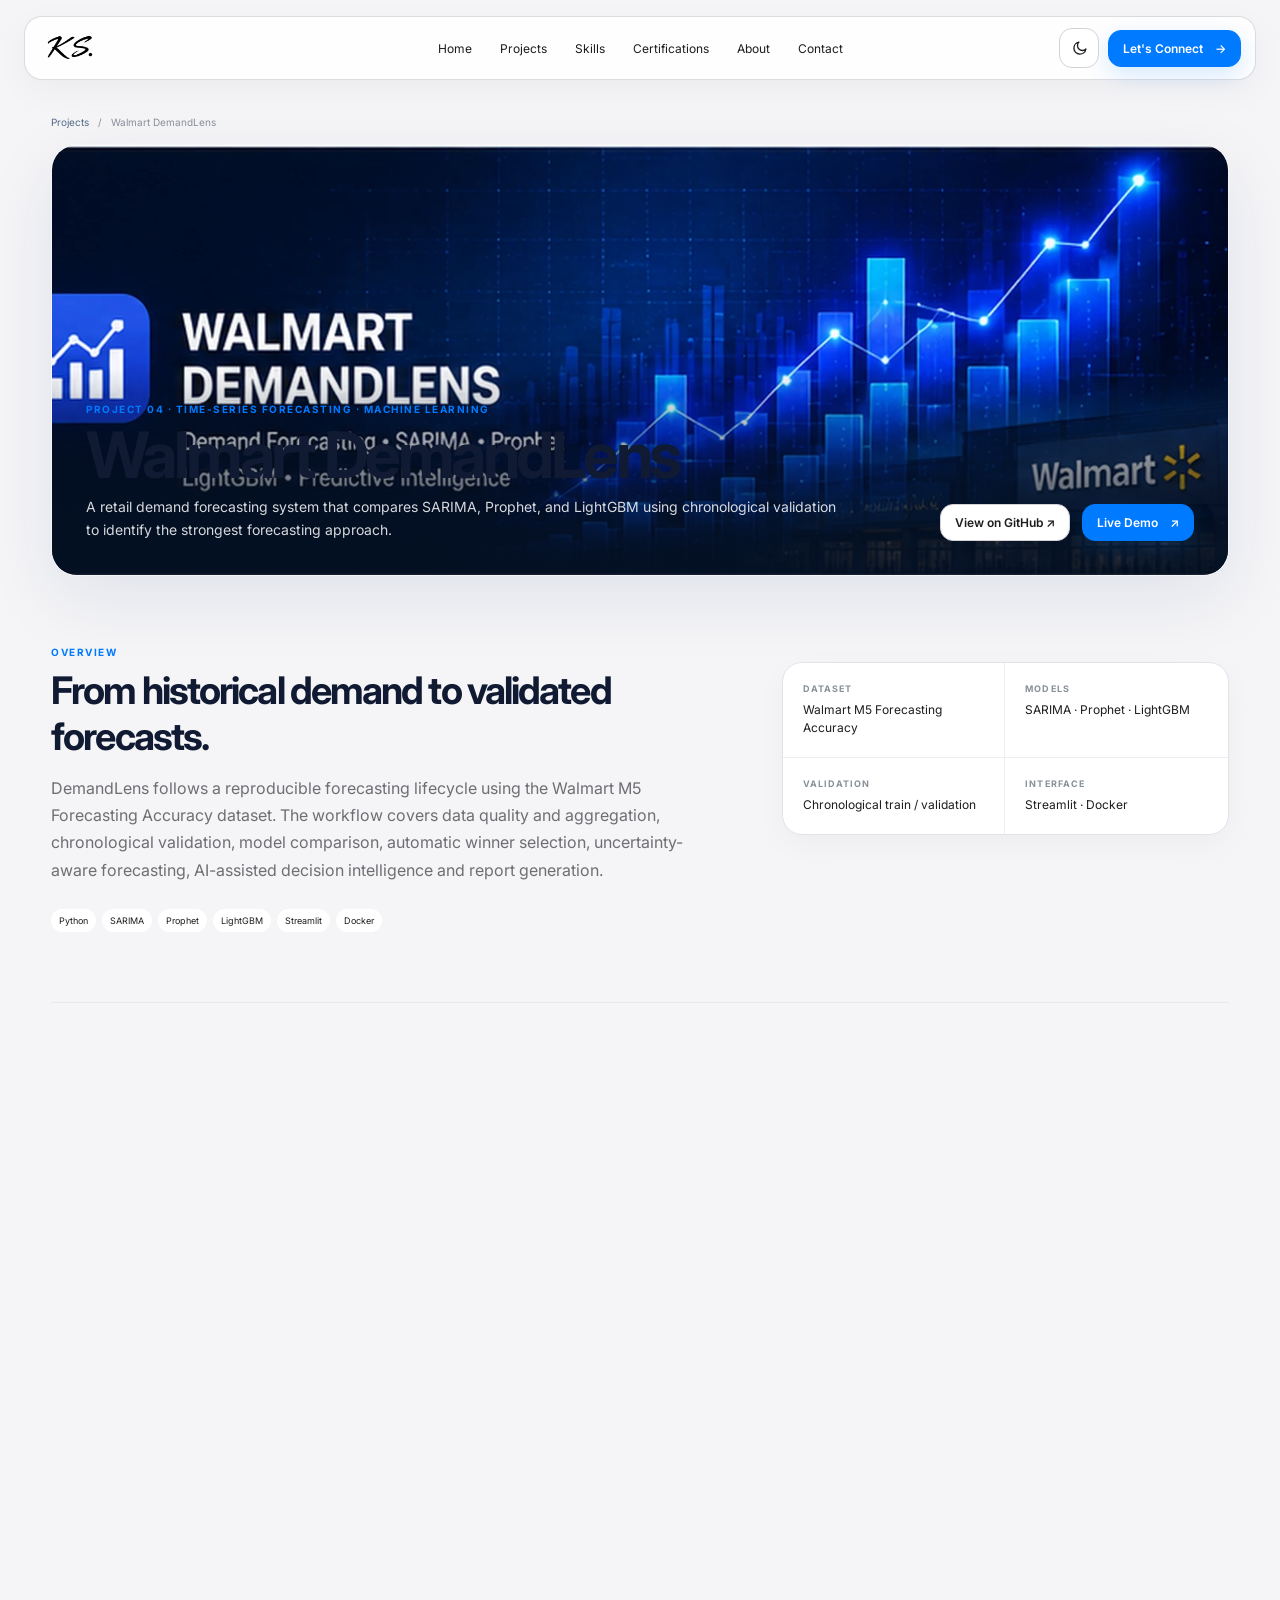
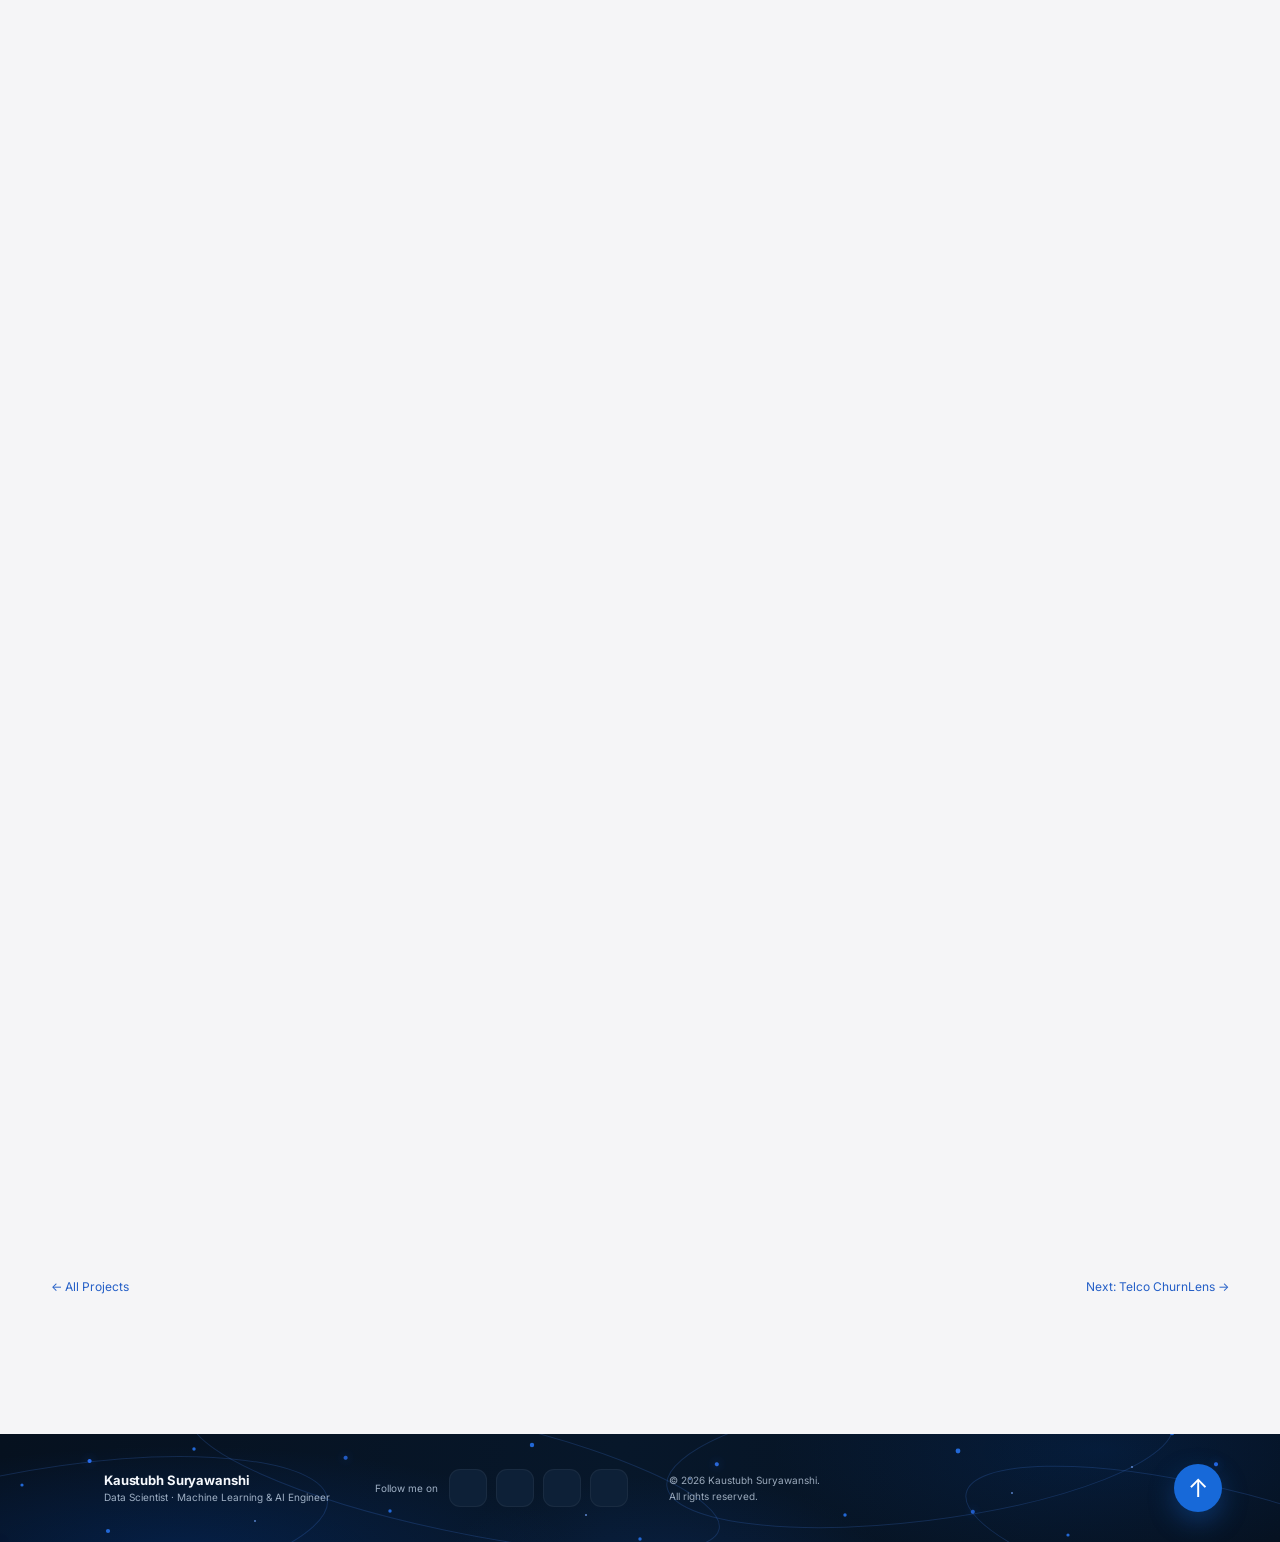
<file: demandlens.html>
<!DOCTYPE html>

<html lang="en">
<head>
<meta charset="utf-8"/><meta content="light dark" name="color-scheme"/>
<meta content="width=device-width,initial-scale=1" name="viewport"/>
<link href="https://Kauatubh-Suryawanshi.github.io/demandlens.html" rel="canonical"/>
<meta content="Retail demand forecasting project comparing SARIMA, Prophet, and LightGBM with chronological validation and model performance analysis." name="description"/>
<meta content="#F5F5F7" name="theme-color"/><meta content="Kaustubh Suryawanshi" name="author"/><meta content="index,follow,max-image-preview:large,max-snippet:-1,max-video-preview:-1" name="robots"/><meta content="strict-origin-when-cross-origin" name="referrer"/>
<title>Walmart DemandLens — Kaustubh Suryawanshi</title>
<script>(function(){try{var k="ks-theme-preference";var saved=localStorage.getItem(k);var systemDark=window.matchMedia&&window.matchMedia("(prefers-color-scheme: dark)").matches;var theme=(saved==="dark"||saved==="light")?saved:(systemDark?"dark":"light");document.documentElement.dataset.theme=theme;document.documentElement.style.colorScheme=theme}catch(e){var theme=(window.matchMedia&&window.matchMedia("(prefers-color-scheme: dark)").matches)?"dark":"light";document.documentElement.dataset.theme=theme;document.documentElement.style.colorScheme=theme}})()</script>
<link href="styles.css?v=136" rel="stylesheet"/>
<meta content="Walmart DemandLens — Kaustubh Suryawanshi" property="og:title"/>
<meta content="Retail demand forecasting project comparing SARIMA, Prophet, and LightGBM with chronological validation and model performance analysis." property="og:description"/>
<meta content="website" property="og:type"/><meta content="https://Kauatubh-Suryawanshi.github.io/demandlens.html" property="og:url"/><meta content="https://Kauatubh-Suryawanshi.github.io/assets/social-preview.png" property="og:image"/><meta content="1200" property="og:image:width"/><meta content="630" property="og:image:height"/><meta content="Kaustubh Suryawanshi — Data Science · Machine Learning · AI Engineering" property="og:image:alt"/>
<meta content="summary_large_image" name="twitter:card"/><meta content="https://Kauatubh-Suryawanshi.github.io/demandlens.html" name="twitter:url"/><meta content="https://Kauatubh-Suryawanshi.github.io/assets/social-preview.png" name="twitter:image"/><meta content="Kaustubh Suryawanshi — Data Science · Machine Learning · AI Engineering" name="twitter:image:alt"/>
<script>document.documentElement.classList.add('js')</script>
<link href="favicon.svg" rel="icon" type="image/svg+xml"/><link href="assets/apple-touch-icon.png" rel="apple-touch-icon" sizes="180x180"/><link href="site.webmanifest" rel="manifest"/>
<meta content="Walmart DemandLens — Kaustubh Suryawanshi" name="twitter:title"/><meta content="Retail demand forecasting project comparing SARIMA, Prophet, and LightGBM with chronological validation and model performance analysis." name="twitter:description"/></head>
<body id="top">
<a class="skip-link" href="#main-content">Skip to main content</a>
<div class="scroll-progress"></div>
<header class="nav-wrap">
<nav class="nav glass">
<a aria-label="Kaustubh home" class="brand" href="index.html"><img alt="KS" class="brand-signet" src="assets/ks-signet-hd.png" width="1536" height="1024" decoding="async"></a>
<div class="nav-links" id="site-nav-links"><a href="index.html">Home</a><a href="projects.html">Projects</a><a href="skills.html">Skills</a><a href="certifications.html">Certifications</a><a href="about.html">About</a><a href="contact.html">Contact</a></div>
<div class="nav-actions"><button aria-label="Switch theme" class="icon-btn" data-theme-toggle="" type="button">☾</button><a class="primary small" data-magnetic="" href="contact.html">Let's Connect <span>→</span></a><button aria-controls="site-nav-links" aria-expanded="false" aria-label="Open menu" class="menu-btn" data-menu="" type="button">☰</button></div>
</nav>
</header>
<main id="main-content">
<section class="case-shell">
<div class="case-breadcrumb">
<a href="projects.html">
Projects
</a>
<span>/</span>
<span>
Walmart DemandLens
</span>
</div>
<section class="case-hero">
<img alt="Walmart DemandLens project banner" src="projects/demandlens-banner.webp" width="1768" height="578" decoding="async">
<div class="case-hero-overlay">
<div>
<div class="eyebrow">
PROJECT 04 · TIME-SERIES FORECASTING · MACHINE LEARNING
</div>
<h1>
Walmart DemandLens
</h1>
<p>
A retail demand forecasting system that compares SARIMA, Prophet, and LightGBM using chronological validation to identify the strongest forecasting approach.
</p>
</div>
<div class="cta-row">
<a class="secondary small" href="https://github.com/Kauatubh-Suryawanshi/Walmart-DemandLens" rel="noopener noreferrer" target="_blank">
View on GitHub ↗
</a>
<a class="primary small" href="https://wa-34f24463db7f4835b59319c610bee00a.ecs.ap-south-1.on.aws/" rel="noopener noreferrer" target="_blank">
Live Demo <span>↗</span>
</a>
</div>
</div>
</section>
<section class="case-overview">
<div>
<div class="eyebrow">
OVERVIEW
</div>
<h2>
From historical demand to validated forecasts.
</h2>
<p>
DemandLens follows a reproducible forecasting lifecycle using
the Walmart M5 Forecasting Accuracy dataset. The workflow covers
data quality and aggregation, chronological validation, model
comparison, automatic winner selection, uncertainty-aware
forecasting, AI-assisted decision intelligence and report
generation.
</p>
<div class="tag-row case-tags">
<span>Python</span>
<span>SARIMA</span>
<span>Prophet</span>
<span>LightGBM</span>
<span>Streamlit</span>
<span>Docker</span>
</div>
</div>
<dl class="case-meta">
<div>
<dt>Dataset</dt>
<dd>Walmart M5 Forecasting Accuracy</dd>
</div>
<div>
<dt>Models</dt>
<dd>SARIMA · Prophet · LightGBM</dd>
</div>
<div>
<dt>Validation</dt>
<dd>Chronological train / validation</dd>
</div>
<div>
<dt>Interface</dt>
<dd>Streamlit · Docker</dd>
</div>
</dl>
</section>
<section class="case-section">
<div class="eyebrow">
SYSTEM ARCHITECTURE
</div>
<h2>
From demand data to business insight.
</h2>
<div class="arch-flow">
<div class="arch-step">
<span>01</span>
<b>Walmart data</b>
</div>
<div class="arch-step">
<span>02</span>
<b>Quality + aggregation</b>
</div>
<div class="arch-step">
<span>03</span>
<b>Chronological split</b>
</div>
<div class="arch-step">
<span>04</span>
<b>SARIMA / Prophet / LightGBM</b>
</div>
<div class="arch-step">
<span>05</span>
<b>WMAE comparison</b>
</div>
<div class="arch-step">
<span>06</span>
<b>Forecast + intervals</b>
</div>
<div class="arch-step">
<span>07</span>
<b>AI insights / reports</b>
</div>
</div>
</section>
<section class="case-section">
<div class="eyebrow">
MODEL RESULTS
</div>
<div class="result-grid">
<div class="result-card">
<strong>
Winning model
</strong>
<span>
SARIMA
</span>
</div>
<div class="result-card">
<strong>
MAPE
</strong>
<span>
3.68%
</span>
</div>
<div class="result-card">
<strong>
WMAE
</strong>
<span>
1,586,329.40
</span>
</div>
<div class="result-card">
<strong>
Report outputs
</strong>
<span>
PDF + CSV
</span>
</div>
</div>
</section>
<section class="case-section case-story">
<div class="story-card">
<div class="eyebrow">
01 · PROBLEM
</div>
<h3>
The Forecasting Challenge
</h3>
<p>
Retail demand changes over time across products and stores.
Reliable forecasting therefore requires chronological validation,
model comparison and a workflow that can translate forecasts
into useful planning information.
</p>
</div>
<div class="story-card">
<div class="eyebrow">
02 · SOLUTION
</div>
<h3>
The Forecasting Pipeline
</h3>
<p>
DemandLens compares statistical and machine-learning forecasting
approaches using chronological validation. The strongest validated
model is selected, forecasts and uncertainty information are
presented, and the resulting output is converted into
decision-oriented insights and reports.
</p>
</div>
<div class="story-card">
<div class="eyebrow">
03 · DEPLOYMENT
</div>
<h3>
From Forecast to Planning
</h3>
<p>
The application is Docker-ready and has been deployed through
an AWS ECS endpoint used for the portfolio live demo.
</p>
</div>
</section>
<section class="case-section">
<div class="eyebrow">
PRODUCT WALKTHROUGH
</div>
<h2>
Inside the Application.
</h2>
<div class="case-gallery">
<figure class="case-shot">
<img alt="Walmart DemandLens overview dashboard" loading="lazy" src="assets/case-studies/walmart/overview.webp" width="2940" height="1912" decoding="async">
<figcaption>
Overview dashboard
</figcaption>
</figure>
<figure class="case-shot">
<img alt="Walmart DemandLens forecast result" loading="lazy" src="assets/case-studies/walmart/forecast.webp" width="2940" height="1912" decoding="async">
<figcaption>
Forecast result
</figcaption>
</figure>
<figure class="case-shot">
<img alt="Walmart DemandLens backtesting and model comparison" loading="lazy" src="assets/case-studies/walmart/backtesting.webp" width="2940" height="1912" decoding="async">
<figcaption>
Backtesting and model comparison
</figcaption>
</figure>
</div>
</section>
<section class="case-section case-footer-cta">
<div>
<div class="eyebrow">
EXPLORE THE PROJECT
</div>
<h2>
Explore the Implementation.
</h2>
<p>
Explore the forecasting pipeline, model comparison,
validation workflow, deployment and generated reports.
</p>
</div>
<div class="cta-row">
<a class="secondary small" href="https://github.com/Kauatubh-Suryawanshi/Walmart-DemandLens" rel="noopener noreferrer" target="_blank">
GitHub ↗
</a>
<a class="primary small" href="https://wa-34f24463db7f4835b59319c610bee00a.ecs.ap-south-1.on.aws/" rel="noopener noreferrer" target="_blank">
Live Demo <span>↗</span>
</a>
</div>
</section>
<div class="detail-nav">
<a href="projects.html">
← All Projects
</a>
<a href="churnlens.html">
Next: Telco ChurnLens →
</a>
</div>
</section>
</main>
<footer aria-label="Portfolio footer" class="site-footer">
<div class="site-footer-inner">
<a aria-label="Kaustubh home" class="site-footer-brand" href="index.html">
<img alt="KS" loading="lazy" src="assets/ks-signet-hd.png"/>
<span><strong>Kaustubh Suryawanshi</strong><small>Data Scientist · Machine Learning &amp; AI Engineer</small></span>
</a>
<div class="site-footer-socials">
<span>Follow me on</span>
<a aria-label="LinkedIn" href="https://linkedin.com/in/kaustubh-suryawanshi18" rel="noopener noreferrer" target="_blank"><img alt="" class="brand-img brand-linkedin" src="assets/social/linkedin.svg" loading="lazy"></a>
<a aria-label="GitHub" href="https://github.com/Kauatubh-Suryawanshi" rel="noopener noreferrer" target="_blank"><img alt="" class="brand-img brand-github" src="assets/social/github.svg" loading="lazy"></a>
<a aria-label="Email" href="mailto:kaustubh18.work@gmail.com"><img alt="" class="brand-img brand-email" src="assets/social/email.svg" loading="lazy"></a>
<a aria-label="WhatsApp" href="https://wa.me/919403183266" rel="noopener noreferrer" target="_blank"><img alt="" class="brand-img brand-whatsapp" src="assets/social/whatsapp.svg" loading="lazy"></a>
</div>
<div class="site-footer-copy">© 2026 Kaustubh Suryawanshi.<br/>All rights reserved.</div>
<div class="site-footer-end">
<img alt="Kaustubh Suryawanshi signature" class="site-footer-signature" loading="lazy" src="assets/kaustubh-signature-footer.png" width="1790" height="648" decoding="async">
<a aria-label="Back to top" class="site-footer-top" href="#top">↑</a>
</div>
</div>
</footer>
<script src="app.js?v=133"></script>
</body>
</html>
</file>
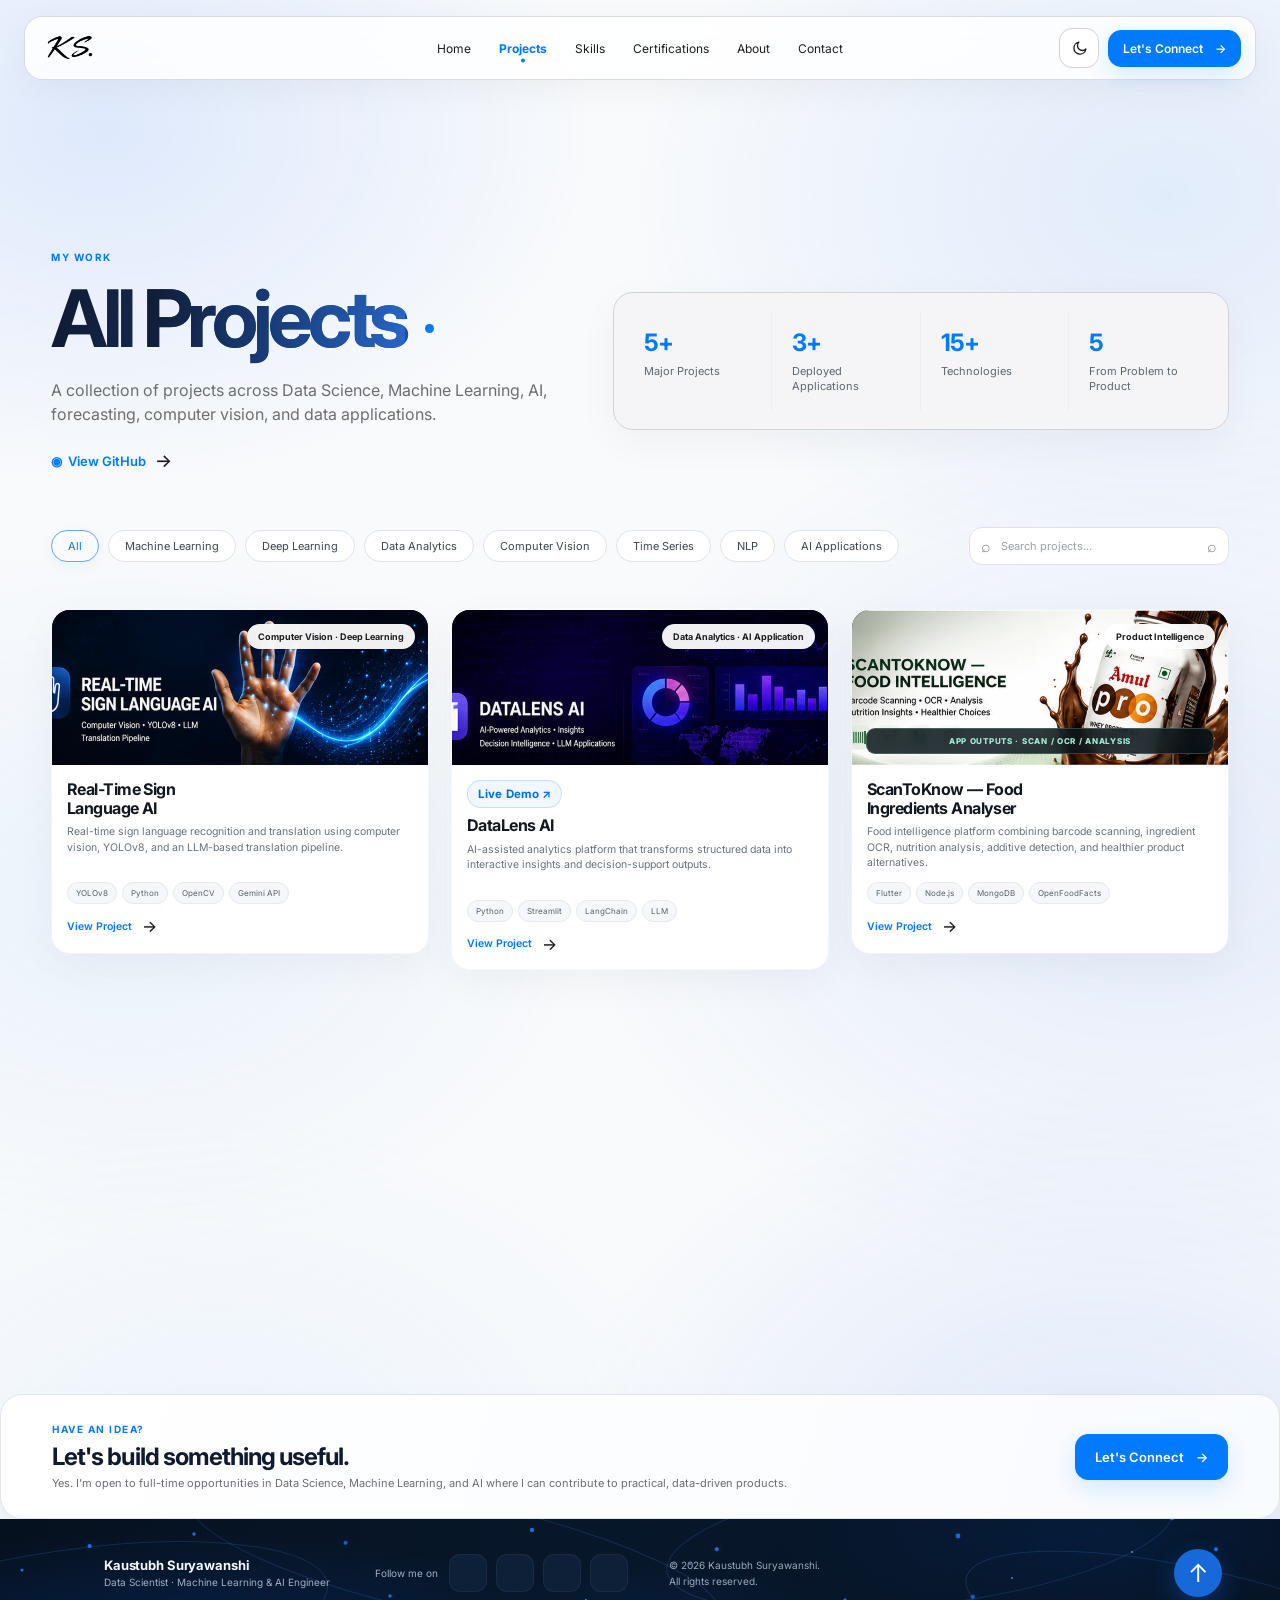
<file: projects.html>
<!DOCTYPE html>

<html lang="en">
<head>
<meta charset="utf-8"/><meta content="light dark" name="color-scheme"/>
<meta content="width=device-width,initial-scale=1" name="viewport"/>
<link href="https://Kauatubh-Suryawanshi.github.io/projects.html" rel="canonical"/>
<meta content="Explore Kaustubh Suryawanshi’s Data Science, Machine Learning, AI, forecasting, computer vision, and end-to-end application projects." name="description"/>
<meta content="#F5F5F7" name="theme-color"/><meta content="Kaustubh Suryawanshi" name="author"/><meta content="index,follow,max-image-preview:large,max-snippet:-1,max-video-preview:-1" name="robots"/><meta content="strict-origin-when-cross-origin" name="referrer"/>
<title>Projects — Kaustubh Suryawanshi | Data Science, ML &amp; AI</title>
<script>(function(){try{var k="ks-theme-preference";var saved=localStorage.getItem(k);var systemDark=window.matchMedia&&window.matchMedia("(prefers-color-scheme: dark)").matches;var theme=(saved==="dark"||saved==="light")?saved:(systemDark?"dark":"light");document.documentElement.dataset.theme=theme;document.documentElement.style.colorScheme=theme}catch(e){var theme=(window.matchMedia&&window.matchMedia("(prefers-color-scheme: dark)").matches)?"dark":"light";document.documentElement.dataset.theme=theme;document.documentElement.style.colorScheme=theme}})()</script>
<link href="styles.css?v=136" rel="stylesheet"/>
<meta content="Projects — Kaustubh Suryawanshi | Data Science, ML &amp; AI" property="og:title"/>
<meta content="Explore Kaustubh Suryawanshi’s Data Science, Machine Learning, AI, forecasting, computer vision, and end-to-end application projects." property="og:description"/>
<meta content="website" property="og:type"/><meta content="https://Kauatubh-Suryawanshi.github.io/projects.html" property="og:url"/><meta content="https://Kauatubh-Suryawanshi.github.io/assets/social-preview.png" property="og:image"/><meta content="1200" property="og:image:width"/><meta content="630" property="og:image:height"/><meta content="Kaustubh Suryawanshi — Data Science · Machine Learning · AI Engineering" property="og:image:alt"/>
<meta content="summary_large_image" name="twitter:card"/><meta content="https://Kauatubh-Suryawanshi.github.io/projects.html" name="twitter:url"/><meta content="https://Kauatubh-Suryawanshi.github.io/assets/social-preview.png" name="twitter:image"/><meta content="Kaustubh Suryawanshi — Data Science · Machine Learning · AI Engineering" name="twitter:image:alt"/>
<script>document.documentElement.classList.add('js')</script>
<link href="favicon.svg" rel="icon" type="image/svg+xml"/><link href="assets/apple-touch-icon.png" rel="apple-touch-icon" sizes="180x180"/><link href="site.webmanifest" rel="manifest"/>
<meta content="Projects — Kaustubh Suryawanshi | Data Science, ML &amp; AI" name="twitter:title"/><meta content="Explore Kaustubh Suryawanshi’s Data Science, Machine Learning, AI, forecasting, computer vision, and end-to-end application projects." name="twitter:description"/></head>
<body id="top" class="projects-page-shell">
<a class="skip-link" href="#main-content">Skip to main content</a>
<div class="scroll-progress"></div>
<!-- =========================================================
     NAVIGATION
========================================================= -->
<header class="nav-wrap">
<nav class="nav glass">
<a aria-label="Kaustubh home" class="brand" href="index.html"><img alt="KS" class="brand-signet" src="assets/ks-signet-hd.png" width="1536" height="1024" decoding="async"></a>
<div class="nav-links" id="site-nav-links"><a href="index.html">Home</a><a aria-current="page" class="active" href="projects.html">Projects</a><a href="skills.html">Skills</a><a href="certifications.html">Certifications</a><a href="about.html">About</a><a href="contact.html">Contact</a></div>
<div class="nav-actions"><button aria-label="Switch theme" class="icon-btn" data-theme-toggle="" type="button">☾</button><a class="primary small" data-magnetic="" href="contact.html">Let's Connect <span>→</span></a><button aria-controls="site-nav-links" aria-expanded="false" aria-label="Open menu" class="menu-btn" data-menu="" type="button">☰</button></div>
</nav>
</header>
<!-- =========================================================
     MAIN CONTENT
========================================================= -->
<main id="main-content">
<!-- =========================================================
     PROJECT HERO
========================================================= -->
<section class="projects-page-hero page-shell">
<div class="projects-page-copy">
<div class="eyebrow">
      MY WORK
    </div>
<h1>
      All
      <span>Projects</span>
<i></i>
</h1>
<p>
      A collection of projects across Data Science, Machine Learning, AI, forecasting, computer vision, and data applications.
    </p>
<a class="github-project-link" href="https://github.com/Kauatubh-Suryawanshi" rel="noopener noreferrer" target="_blank">
      ◉  View GitHub
      <b>→</b>
</a>
</div>
<!-- =======================================================
       PROJECT STATISTICS
  ======================================================== -->
<div class="project-stat-panel glass">
<div>
<strong>5+</strong>
<span>Major Projects</span>
</div>
<div>
<strong>3+</strong>
<span>Deployed Applications</span>
</div>
<div>
<strong>15+</strong>
<span>Technologies</span>
</div>
<div>
<strong>5</strong>
<span>From Problem to Product</span>
</div>
</div>
</section>
<!-- =========================================================
     PROJECT FILTERS + SEARCH
========================================================= -->
<section class="page-shell project-controls">
<div aria-label="Project filters" class="project-filters" role="tablist">
<button class="active" data-filter="All">
      All
    </button>
<button data-filter="Machine Learning">
      Machine Learning
    </button>
<button data-filter="Deep Learning">
      Deep Learning
    </button>
<button data-filter="Data Analytics">
      Data Analytics
    </button>
<button data-filter="Computer Vision">
      Computer Vision
    </button>
<button data-filter="Time Series">
      Time Series
    </button>
<button data-filter="NLP">
      NLP
    </button>
<button data-filter="AI Applications">
      AI Applications
    </button>
</div>
<label class="project-search">
<span>⌕</span>
<input aria-label="Search projects" id="projectSearch" placeholder="Search projects..." type="search"/>
<span>⌕</span>
</label>
</section>
<!-- =========================================================
     PROJECT GRID
========================================================= -->
<section class="page-shell">
<div class="project-grid projects-page-grid" id="projectGrid">
<!-- =======================================================
     PROJECT 01 — SIGN LANGUAGE
======================================================== -->
<a class="project-card project-card-v2 interactive" data-category="Deep Learning Computer Vision NLP Machine Learning AI Applications" data-search="real-time sign language recognition translation computer vision deep learning yolov8 python gemini api opencv gesture recognition multilingual sign language" data-tilt="" href="sign-language.html">
<div class="project-media-v2">
<img alt="AI computer vision visualization for real-time sign language recognition" src="projects/sign-language-banner.webp" width="1768" height="586" decoding="async">
<span class="project-number-v2">
      01
    </span>
<span class="project-type-v2">
      Computer Vision · Deep Learning
    </span>
<span class="project-icon-v2">
      ✋
    </span>
</div>
<div class="project-body-v2">
<h3>
      Real-Time Sign<br/>
      Language AI
    </h3>
<p>
      Real-time sign language recognition and translation using
      computer vision, YOLOv8, and an LLM-based translation pipeline.
    </p>
<div class="tag-row">
<span>YOLOv8</span>
<span>Python</span>
<span>OpenCV</span>
<span>Gemini API</span>
</div>
<span class="project-link-v2">
      View Project
      <b>→</b>
</span>
</div>
</a>
<!-- =======================================================
     PROJECT 02 — DATALENS
======================================================== -->
<a class="project-card project-card-v2 interactive" data-category="Data Analytics Machine Learning NLP AI Applications" data-search="datalens data analytics business analytics llm application decision intelligence python streamlit langchain large language model structured data insights interactive analytics" data-tilt="" href="datalens.html">
<div class="project-media-v2">
<img alt="AI business analytics dashboard visualization" loading="lazy" src="projects/datalens-banner.webp" width="1768" height="586" decoding="async">
<span class="project-number-v2">
      02
    </span>
<span class="project-type-v2">
      Data Analytics · AI Application
    </span>
<span class="project-icon-v2">
      ▥
    </span>
</div>
<div class="project-body-v2">
<span class="live-demo-chip" data-live-url="https://da-b8fcff1a967d48e3937817ca912c6165.ecs.ap-south-1.on.aws/" role="link" tabindex="0">
      Live Demo ↗
    </span>
<h3>
      DataLens AI
    </h3>
<p>
      AI-assisted analytics platform that transforms structured
      data into interactive insights and decision-support outputs.
    </p>
<div class="tag-row">
<span>Python</span>
<span>Streamlit</span>
<span>LangChain</span>
<span>LLM</span>
</div>
<span class="project-link-v2">
      View Project
      <b>→</b>
</span>
</div>
</a>
<!-- =======================================================
     PROJECT 03 — SCANTOKNOW
======================================================== -->
<a class="project-card project-card-v2 interactive" data-category="Computer Vision Data Analytics AI Applications" data-search="scantoknow food ingredient analyzer barcode scanning ocr nutrition analysis additive detection product intelligence flutter node express mongodb openfoodfacts food intelligence product analysis" data-tilt="" href="scantoknow.html">
<div class="project-media-v2">
<img alt="ScanToKnow app outputs showing categories, barcode scanning, OCR and ingredient analysis" loading="lazy" src="projects/scantoknow-banner.webp" width="1768" height="578" decoding="async">
<span class="project-number-v2">
      03
    </span>
<span class="project-type-v2">
      Product Intelligence
    </span>
<span class="project-icon-v2">
      ⌗
    </span>
<span class="project-output-label">APP OUTPUTS · SCAN / OCR / ANALYSIS</span>
</div>
<div class="project-body-v2">
<h3>
      ScanToKnow — Food<br/>
      Ingredients Analyser
    </h3>
<p>
      Food intelligence platform combining barcode scanning,
      ingredient OCR, nutrition analysis, additive detection,
      and healthier product alternatives.
    </p>
<div class="tag-row">
<span>Flutter</span>
<span>Node.js</span>
<span>MongoDB</span>
<span>OpenFoodFacts</span>
</div>
<span class="project-link-v2">
      View Project
      <b>→</b>
</span>
</div>
</a>
<!-- =======================================================
     PROJECT 04 — WALMART DEMANDLENS
======================================================== -->
<a class="project-card project-card-v2 interactive" data-category="Machine Learning Time Series Data Analytics" data-search="walmart demandlens retail demand forecasting time series forecasting sarima prophet lightgbm python pandas predictive analytics model comparison demand prediction" data-tilt="" href="demandlens.html">
<div class="project-media-v2">
<img alt="Retail demand forecasting dashboard visualization" loading="lazy" src="projects/demandlens-banner.webp" width="1768" height="578" decoding="async">
<span class="project-number-v2">
      04
    </span>
<span class="project-type-v2">
      Time-Series Forecasting
    </span>
<span class="project-icon-v2">
      ▣
    </span>
</div>
<div class="project-body-v2">
<span class="live-demo-chip" data-live-url="https://wa-34f24463db7f4835b59319c610bee00a.ecs.ap-south-1.on.aws/" role="link" tabindex="0">
      Live Demo ↗
    </span>
<h3>
      Walmart DemandLens
    </h3>
<p>
      Retail demand forecasting system comparing SARIMA,
      Prophet, and LightGBM to generate predictive demand estimates.
    </p>
<div class="tag-row">
<span>Python</span>
<span>SARIMA</span>
<span>LightGBM</span>
<span>Prophet</span>
</div>
<span class="project-link-v2">
      View Project
      <b>→</b>
</span>
</div>
</a>
<!-- =======================================================
     PROJECT 05 — TELCO CHURNLENS
======================================================== -->
<a class="project-card project-card-v2 interactive" data-category="Machine Learning Data Analytics Explainable AI" data-search="telco churnlens customer churn prediction machine learning xgboost shap explainable ai feature engineering pandas predictive modeling risk segmentation customer retention" data-tilt="" href="churnlens.html">
<div class="project-media-v2">
<img alt="Customer churn network and risk visualization" loading="lazy" src="projects/churnlens-banner.webp" width="1768" height="586" decoding="async">
<span class="project-number-v2">
      05
    </span>
<span class="project-type-v2">
      Machine Learning · Explainable AI
    </span>
<span class="project-icon-v2">
      ♙
    </span>
</div>
<div class="project-body-v2">
<span class="live-demo-chip" data-live-url="https://ch-5cf114d4435440dab2c9f3eaa294c6e7.ecs.ap-south-1.on.aws/ui" role="link" tabindex="0">
      Live Demo ↗
    </span>
<h3>
      Telco ChurnLens
    </h3>
<p>
      Customer churn prediction using machine learning,
      feature engineering, and SHAP-based explanations
      to identify high-risk customers.
    </p>
<div class="tag-row">
<span>Python</span>
<span>XGBoost</span>
<span>SHAP</span>
<span>Pandas</span>
</div>
<span class="project-link-v2">
      View Project
      <b>→</b>
</span>
</div>
</a>
</div>
<!-- =========================================================
     EMPTY SEARCH STATE
========================================================= -->
<div class="project-grid-empty" id="projectEmpty">
  No projects match your search.
</div>
</section>
<!-- =========================================================
     BOTTOM CTA
========================================================= -->
<section class="page-shell project-bottom-cta">
<div>
<div class="eyebrow">
      HAVE AN IDEA?
    </div>
<h2>
      Let's build something useful.
    </h2>
<p>
      Yes. I’m open to full-time opportunities in Data Science, Machine Learning, and AI where I can contribute to practical, data-driven products.
    </p>
</div>
<a class="primary" data-magnetic="" href="contact.html">
    Let's Connect
    <span>→</span>
</a>
</section>
</main>
<!-- =========================================================
     FOOTER
========================================================= -->
<footer aria-label="Portfolio footer" class="site-footer">
<div class="site-footer-inner">
<a aria-label="Kaustubh home" class="site-footer-brand" href="index.html">
<img alt="KS" loading="lazy" src="assets/ks-signet-hd.png"/>
<span><strong>Kaustubh Suryawanshi</strong><small>Data Scientist · Machine Learning &amp; AI Engineer</small></span>
</a>
<div class="site-footer-socials">
<span>Follow me on</span>
<a aria-label="LinkedIn" href="https://linkedin.com/in/kaustubh-suryawanshi18" rel="noopener noreferrer" target="_blank"><img alt="" class="brand-img brand-linkedin" src="assets/social/linkedin.svg" loading="lazy"></a>
<a aria-label="GitHub" href="https://github.com/Kauatubh-Suryawanshi" rel="noopener noreferrer" target="_blank"><img alt="" class="brand-img brand-github" src="assets/social/github.svg" loading="lazy"></a>
<a aria-label="Email" href="mailto:kaustubh18.work@gmail.com"><img alt="" class="brand-img brand-email" src="assets/social/email.svg" loading="lazy"></a>
<a aria-label="WhatsApp" href="https://wa.me/919403183266" rel="noopener noreferrer" target="_blank"><img alt="" class="brand-img brand-whatsapp" src="assets/social/whatsapp.svg" loading="lazy"></a>
</div>
<div class="site-footer-copy">© 2026 Kaustubh Suryawanshi.<br/>All rights reserved.</div>
<div class="site-footer-end">
<img alt="Kaustubh Suryawanshi signature" class="site-footer-signature" loading="lazy" src="assets/kaustubh-signature-footer.png" width="1790" height="648" decoding="async">
<a aria-label="Back to top" class="site-footer-top" href="#top">↑</a>
</div>
</div>
</footer>
<script src="app.js?v=133"></script>
</body></html>
<!-- =========================================================
     GLOBAL JAVASCRIPT
========================================================= -->
<!-- =========================================================
     PROJECT FILTER + SEARCH
========================================================= -->
<script>

(() => {

  const input =
    document.getElementById('projectSearch');

  const cards =
    [...document.querySelectorAll('.project-card-v2')];

  const empty =
    document.getElementById('projectEmpty');

  let active = 'All';


  function update() {

    const q =
      (input?.value || '')
        .trim()
        .toLowerCase();


    let visible = 0;


    cards.forEach(card => {

      const category =
        card.dataset.category || '';

      const searchText =
        card.dataset.search || '';


      const matchCategory =
        active === 'All' ||
        category.includes(active);


      const matchSearch =
        !q ||
        searchText.toLowerCase().includes(q);


      const shouldShow =
        matchCategory &&
        matchSearch;


      card.hidden =
        !shouldShow;


      if (shouldShow) {
        visible++;
      }

    });


    if (empty) {

      empty.classList.toggle(
        'show',
        visible === 0
      );

    }

  }


  document
    .querySelectorAll('.project-filters button')
    .forEach(button => {

      button.addEventListener(
        'click',
        () => {

          active =
            button.dataset.filter;


          document
            .querySelectorAll('.project-filters button')
            .forEach(btn => {

              btn.classList.toggle(
                'active',
                btn === button
              );

            });


          update();

        }
      );

    });


  input?.addEventListener(
    'input',
    update
  );


  update();

})();

</script>
</file>
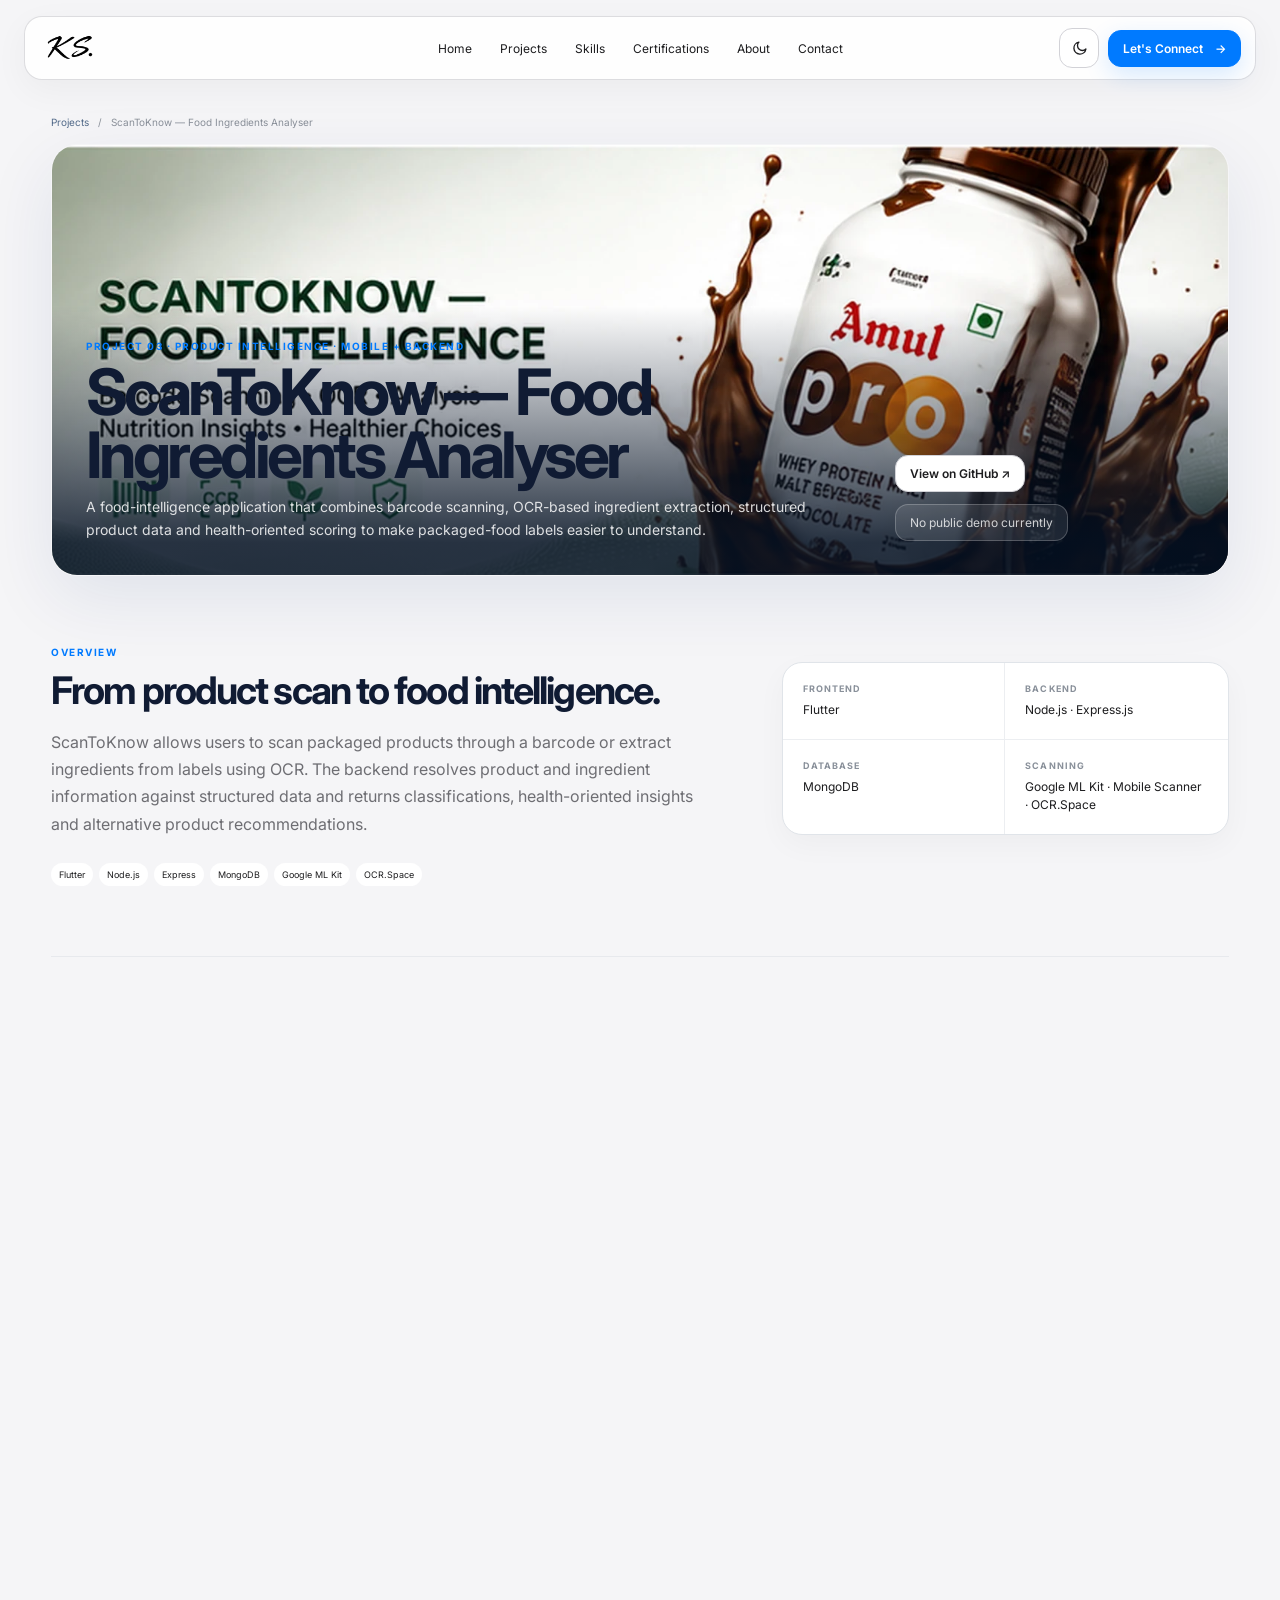
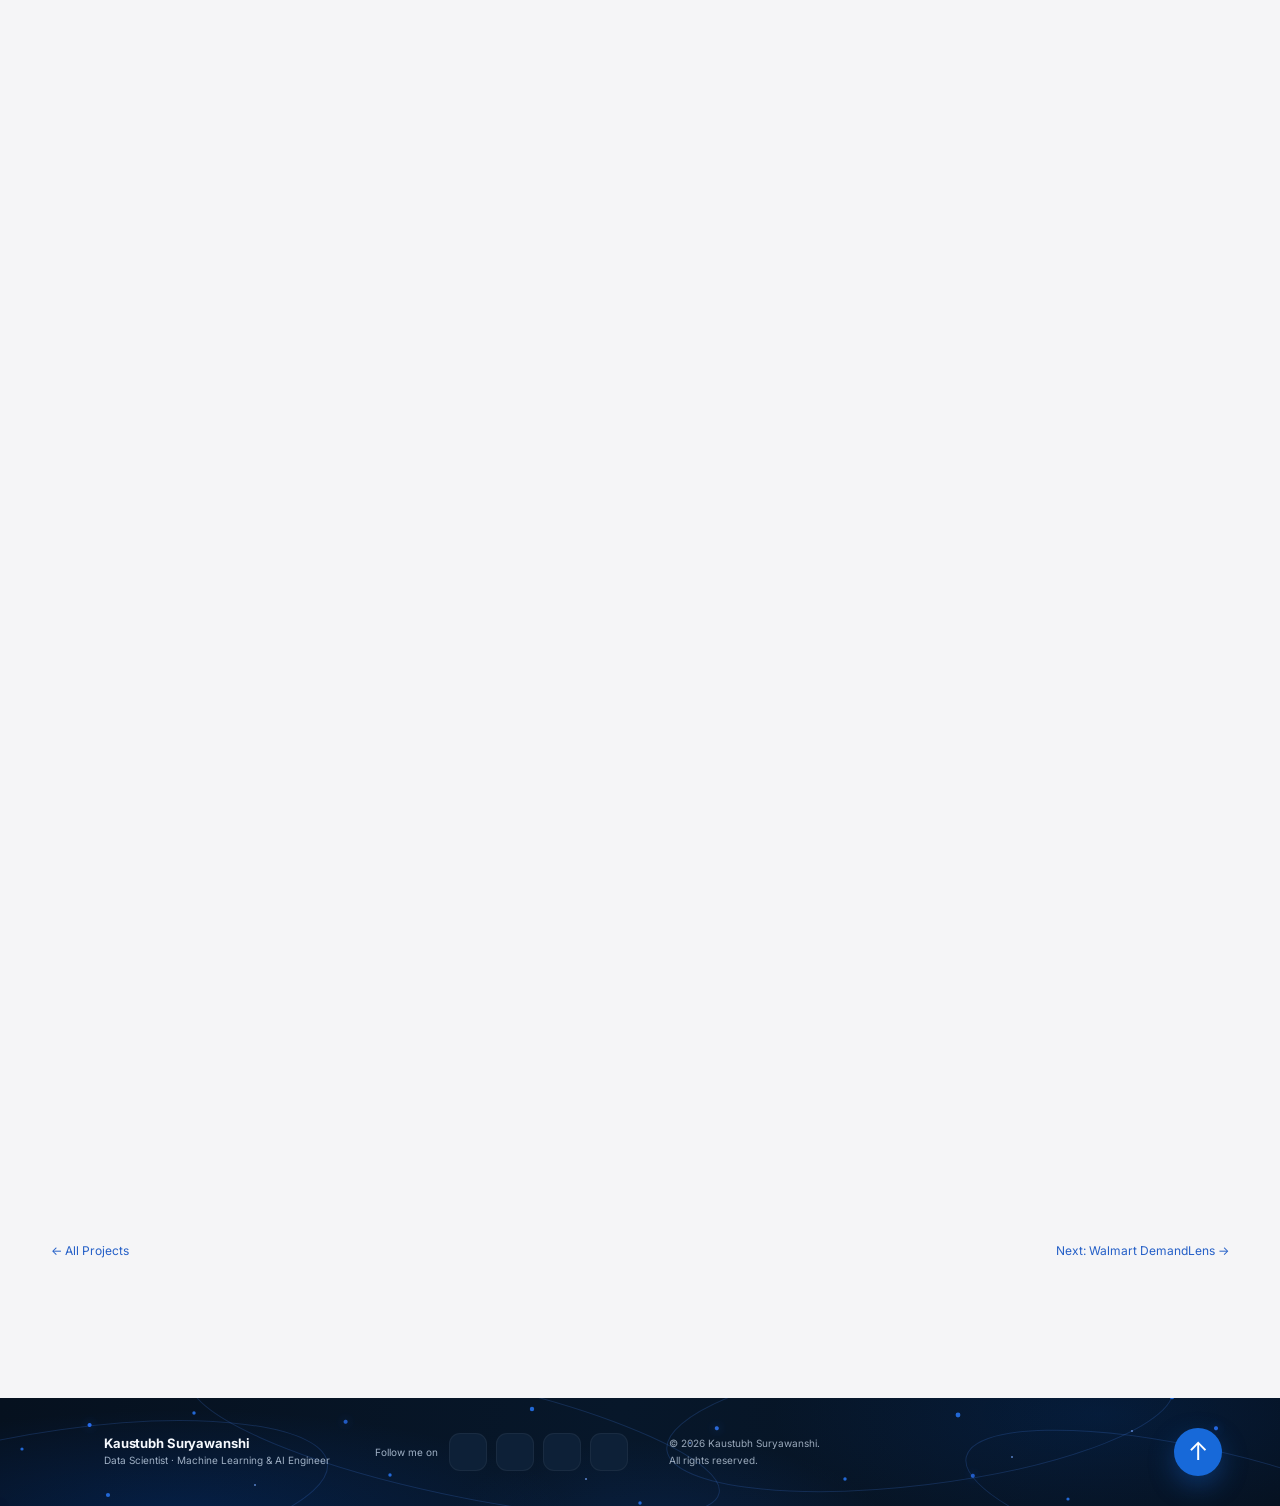
<file: scantoknow.html>
<!DOCTYPE html>

<html lang="en">
<head>
<meta charset="utf-8"/><meta content="light dark" name="color-scheme"/>
<meta content="width=device-width,initial-scale=1" name="viewport"/>
<link href="https://Kauatubh-Suryawanshi.github.io/scantoknow.html" rel="canonical"/>
<meta content="Food intelligence application combining product lookup, barcode scanning, ingredient analysis, OCR, and product insights." name="description"/>
<meta content="#F5F5F7" name="theme-color"/><meta content="Kaustubh Suryawanshi" name="author"/><meta content="index,follow,max-image-preview:large,max-snippet:-1,max-video-preview:-1" name="robots"/><meta content="strict-origin-when-cross-origin" name="referrer"/>
<title>ScanToKnow — Food Intelligence App | Kaustubh Suryawanshi</title>
<script>(function(){try{var k="ks-theme-preference";var saved=localStorage.getItem(k);var systemDark=window.matchMedia&&window.matchMedia("(prefers-color-scheme: dark)").matches;var theme=(saved==="dark"||saved==="light")?saved:(systemDark?"dark":"light");document.documentElement.dataset.theme=theme;document.documentElement.style.colorScheme=theme}catch(e){var theme=(window.matchMedia&&window.matchMedia("(prefers-color-scheme: dark)").matches)?"dark":"light";document.documentElement.dataset.theme=theme;document.documentElement.style.colorScheme=theme}})()</script>
<link href="styles.css?v=136" rel="stylesheet"/>
<meta content="ScanToKnow — Food Intelligence App | Kaustubh Suryawanshi" property="og:title"/>
<meta content="Food intelligence application combining product lookup, barcode scanning, ingredient analysis, OCR, and product insights." property="og:description"/>
<meta content="website" property="og:type"/><meta content="https://Kauatubh-Suryawanshi.github.io/scantoknow.html" property="og:url"/><meta content="https://Kauatubh-Suryawanshi.github.io/assets/social-preview.png" property="og:image"/><meta content="1200" property="og:image:width"/><meta content="630" property="og:image:height"/><meta content="Kaustubh Suryawanshi — Data Science · Machine Learning · AI Engineering" property="og:image:alt"/>
<meta content="summary_large_image" name="twitter:card"/><meta content="https://Kauatubh-Suryawanshi.github.io/scantoknow.html" name="twitter:url"/><meta content="https://Kauatubh-Suryawanshi.github.io/assets/social-preview.png" name="twitter:image"/><meta content="Kaustubh Suryawanshi — Data Science · Machine Learning · AI Engineering" name="twitter:image:alt"/>
<script>document.documentElement.classList.add('js')</script>
<link href="favicon.svg" rel="icon" type="image/svg+xml"/><link href="assets/apple-touch-icon.png" rel="apple-touch-icon" sizes="180x180"/><link href="site.webmanifest" rel="manifest"/>
<meta content="ScanToKnow — Food Intelligence App | Kaustubh Suryawanshi" name="twitter:title"/><meta content="Food intelligence application combining product lookup, barcode scanning, ingredient analysis, OCR, and product insights." name="twitter:description"/></head>
<body id="top">
<a class="skip-link" href="#main-content">Skip to main content</a>
<div class="scroll-progress"></div>
<header class="nav-wrap">
<nav class="nav glass">
<a aria-label="Kaustubh home" class="brand" href="index.html"><img alt="KS" class="brand-signet" src="assets/ks-signet-hd.png" width="1536" height="1024" decoding="async"></a>
<div class="nav-links" id="site-nav-links"><a href="index.html">Home</a><a href="projects.html">Projects</a><a href="skills.html">Skills</a><a href="certifications.html">Certifications</a><a href="about.html">About</a><a href="contact.html">Contact</a></div>
<div class="nav-actions"><button aria-label="Switch theme" class="icon-btn" data-theme-toggle="" type="button">☾</button><a class="primary small" data-magnetic="" href="contact.html">Let's Connect <span>→</span></a><button aria-controls="site-nav-links" aria-expanded="false" aria-label="Open menu" class="menu-btn" data-menu="" type="button">☰</button></div>
</nav>
</header>
<main id="main-content">
<section class="case-shell">
<div class="case-breadcrumb">
<a href="projects.html">
Projects
</a>
<span>/</span>
<span>
ScanToKnow — Food Ingredients Analyser
</span>
</div>
<section class="case-hero">
<img alt="ScanToKnow Food Ingredients Analyser project banner" src="projects/scantoknow-banner.webp" width="1768" height="578" decoding="async">
<div class="case-hero-overlay">
<div>
<div class="eyebrow">
PROJECT 03 · PRODUCT INTELLIGENCE · MOBILE + BACKEND
</div>
<h1>
ScanToKnow — Food Ingredients Analyser
</h1>
<p>
A food-intelligence application that combines barcode scanning,
OCR-based ingredient extraction, structured product data and
health-oriented scoring to make packaged-food labels easier
to understand.
</p>
</div>
<div class="cta-row">
<a class="secondary small" href="https://github.com/Kauatubh-Suryawanshi/ScanToKnow" rel="noopener noreferrer" target="_blank">
View on GitHub ↗
</a>
<span class="muted-demo">
No public demo currently
</span>
</div>
</div>
</section>
<section class="case-overview">
<div>
<div class="eyebrow">
OVERVIEW
</div>
<h2>
From product scan to food intelligence.
</h2>
<p>
ScanToKnow allows users to scan packaged products through a
barcode or extract ingredients from labels using OCR. The
backend resolves product and ingredient information against
structured data and returns classifications, health-oriented
insights and alternative product recommendations.
</p>
<div class="tag-row case-tags">
<span>Flutter</span>
<span>Node.js</span>
<span>Express</span>
<span>MongoDB</span>
<span>Google ML Kit</span>
<span>OCR.Space</span>
</div>
</div>
<dl class="case-meta">
<div>
<dt>Frontend</dt>
<dd>Flutter</dd>
</div>
<div>
<dt>Backend</dt>
<dd>Node.js · Express.js</dd>
</div>
<div>
<dt>Database</dt>
<dd>MongoDB</dd>
</div>
<div>
<dt>Scanning</dt>
<dd>Google ML Kit · Mobile Scanner · OCR.Space</dd>
</div>
</dl>
</section>
<section class="case-section">
<div class="eyebrow">
SYSTEM ARCHITECTURE
</div>
<h2>
From package input to product insights.
</h2>
<div class="arch-flow">
<div class="arch-step">
<span>01</span>
<b>Barcode / camera</b>
</div>
<div class="arch-step">
<span>02</span>
<b>OCR / product lookup</b>
</div>
<div class="arch-step">
<span>03</span>
<b>Ingredient resolution</b>
</div>
<div class="arch-step">
<span>04</span>
<b>MongoDB analysis</b>
</div>
<div class="arch-step">
<span>05</span>
<b>CPHS / NOVA / Nutri-Score</b>
</div>
<div class="arch-step">
<span>06</span>
<b>Healthier alternatives</b>
</div>
</div>
</section>
<section class="case-section">
<div class="eyebrow">
RESULTS &amp; CAPABILITIES
</div>
<div class="result-grid">
<div class="result-card">
<strong>Product input</strong>
<span>Barcode</span>
</div>
<div class="result-card">
<strong>Ingredient extraction</strong>
<span>OCR</span>
</div>
<div class="result-card">
<strong>Product health scoring</strong>
<span>CPHS</span>
</div>
<div class="result-card">
<strong>Food quality indicators</strong>
<span>NOVA + Nutri-Score</span>
</div>
</div>
</section>
<section class="case-section case-story">
<div class="story-card">
<div class="eyebrow">
01 · PROBLEM
</div>
<h3>
Understanding Food Labels
</h3>
<p>
Ingredient labels can be difficult to interpret quickly,
especially when consumers need to identify additives,
preservatives and broader product-quality signals.
ScanToKnow aims to turn this information into a more
accessible product-analysis experience.
</p>
</div>
<div class="story-card">
<div class="eyebrow">
02 · SOLUTION
</div>
<h3>
Scan-to-Insight Workflow
</h3>
<p>
The application converts a scanned package into structured
ingredient information, classifications and understandable
health insights. Instead of only flagging potentially
concerning ingredients, the workflow also provides
healthier product alternatives.
</p>
</div>
<div class="story-card">
<div class="eyebrow">
03 · DEPLOYMENT
</div>
<h3>
From Product to Recommendation
</h3>
<p>
The repository contains the Flutter client and Node.js /
Express backend. No verified public live-demo endpoint is
currently included.
</p>
</div>
</section>
<section class="case-section">
<div class="eyebrow">
PRODUCT WALKTHROUGH
</div>
<h2>
Inside the App.
</h2>
<div class="case-gallery">
<figure class="case-shot">
<img alt="ScanToKnow application interface" loading="lazy" src="assets/case-studies/scantoknow/inrto1.webp" width="1492" height="830" decoding="async">
<figcaption>
Application interface
</figcaption>
</figure>
<figure class="case-shot">
<img alt="ScanToKnow product analysis flow" loading="lazy" src="assets/case-studies/scantoknow/intro33.webp" width="1488" height="826" decoding="async">
<figcaption>
Product-analysis flow
</figcaption>
</figure>
<figure class="case-shot">
<img alt="ScanToKnow Smart OCR Workflow" loading="lazy" src="assets/case-studies/scantoknow/intro44.webp" width="1448" height="820" decoding="async">
<figcaption>
Smart OCR Workflow
</figcaption>
</figure>
</div>
</section>
<section class="case-section case-footer-cta">
<div>
<div class="eyebrow">
EXPLORE THE PROJECT
</div>
<h2>
Explore the Build.
</h2>
<p>
Explore the mobile application, backend architecture,
product-analysis workflow and implementation.
</p>
</div>
<div class="cta-row">
<a class="secondary small" href="https://github.com/Kauatubh-Suryawanshi/ScanToKnow" rel="noopener noreferrer" target="_blank">
GitHub ↗
</a>
<span class="muted-demo">
No public demo currently
</span>
</div>
</section>
<div class="detail-nav">
<a href="projects.html">
← All Projects
</a>
<a href="demandlens.html">
Next: Walmart DemandLens →
</a>
</div>
</section>
</main>
<footer aria-label="Portfolio footer" class="site-footer">
<div class="site-footer-inner">
<a aria-label="Kaustubh home" class="site-footer-brand" href="index.html">
<img alt="KS" loading="lazy" src="assets/ks-signet-hd.png"/>
<span><strong>Kaustubh Suryawanshi</strong><small>Data Scientist · Machine Learning &amp; AI Engineer</small></span>
</a>
<div class="site-footer-socials">
<span>Follow me on</span>
<a aria-label="LinkedIn" href="https://linkedin.com/in/kaustubh-suryawanshi18" rel="noopener noreferrer" target="_blank"><img alt="" class="brand-img brand-linkedin" src="assets/social/linkedin.svg" loading="lazy"></a>
<a aria-label="GitHub" href="https://github.com/Kauatubh-Suryawanshi" rel="noopener noreferrer" target="_blank"><img alt="" class="brand-img brand-github" src="assets/social/github.svg" loading="lazy"></a>
<a aria-label="Email" href="mailto:kaustubh18.work@gmail.com"><img alt="" class="brand-img brand-email" src="assets/social/email.svg" loading="lazy"></a>
<a aria-label="WhatsApp" href="https://wa.me/919403183266" rel="noopener noreferrer" target="_blank"><img alt="" class="brand-img brand-whatsapp" src="assets/social/whatsapp.svg" loading="lazy"></a>
</div>
<div class="site-footer-copy">© 2026 Kaustubh Suryawanshi.<br/>All rights reserved.</div>
<div class="site-footer-end">
<img alt="Kaustubh Suryawanshi signature" class="site-footer-signature" loading="lazy" src="assets/kaustubh-signature-footer.png" width="1790" height="648" decoding="async">
<a aria-label="Back to top" class="site-footer-top" href="#top">↑</a>
</div>
</div>
</footer>
<script src="app.js?v=133"></script>
</body>
</html>
</file>
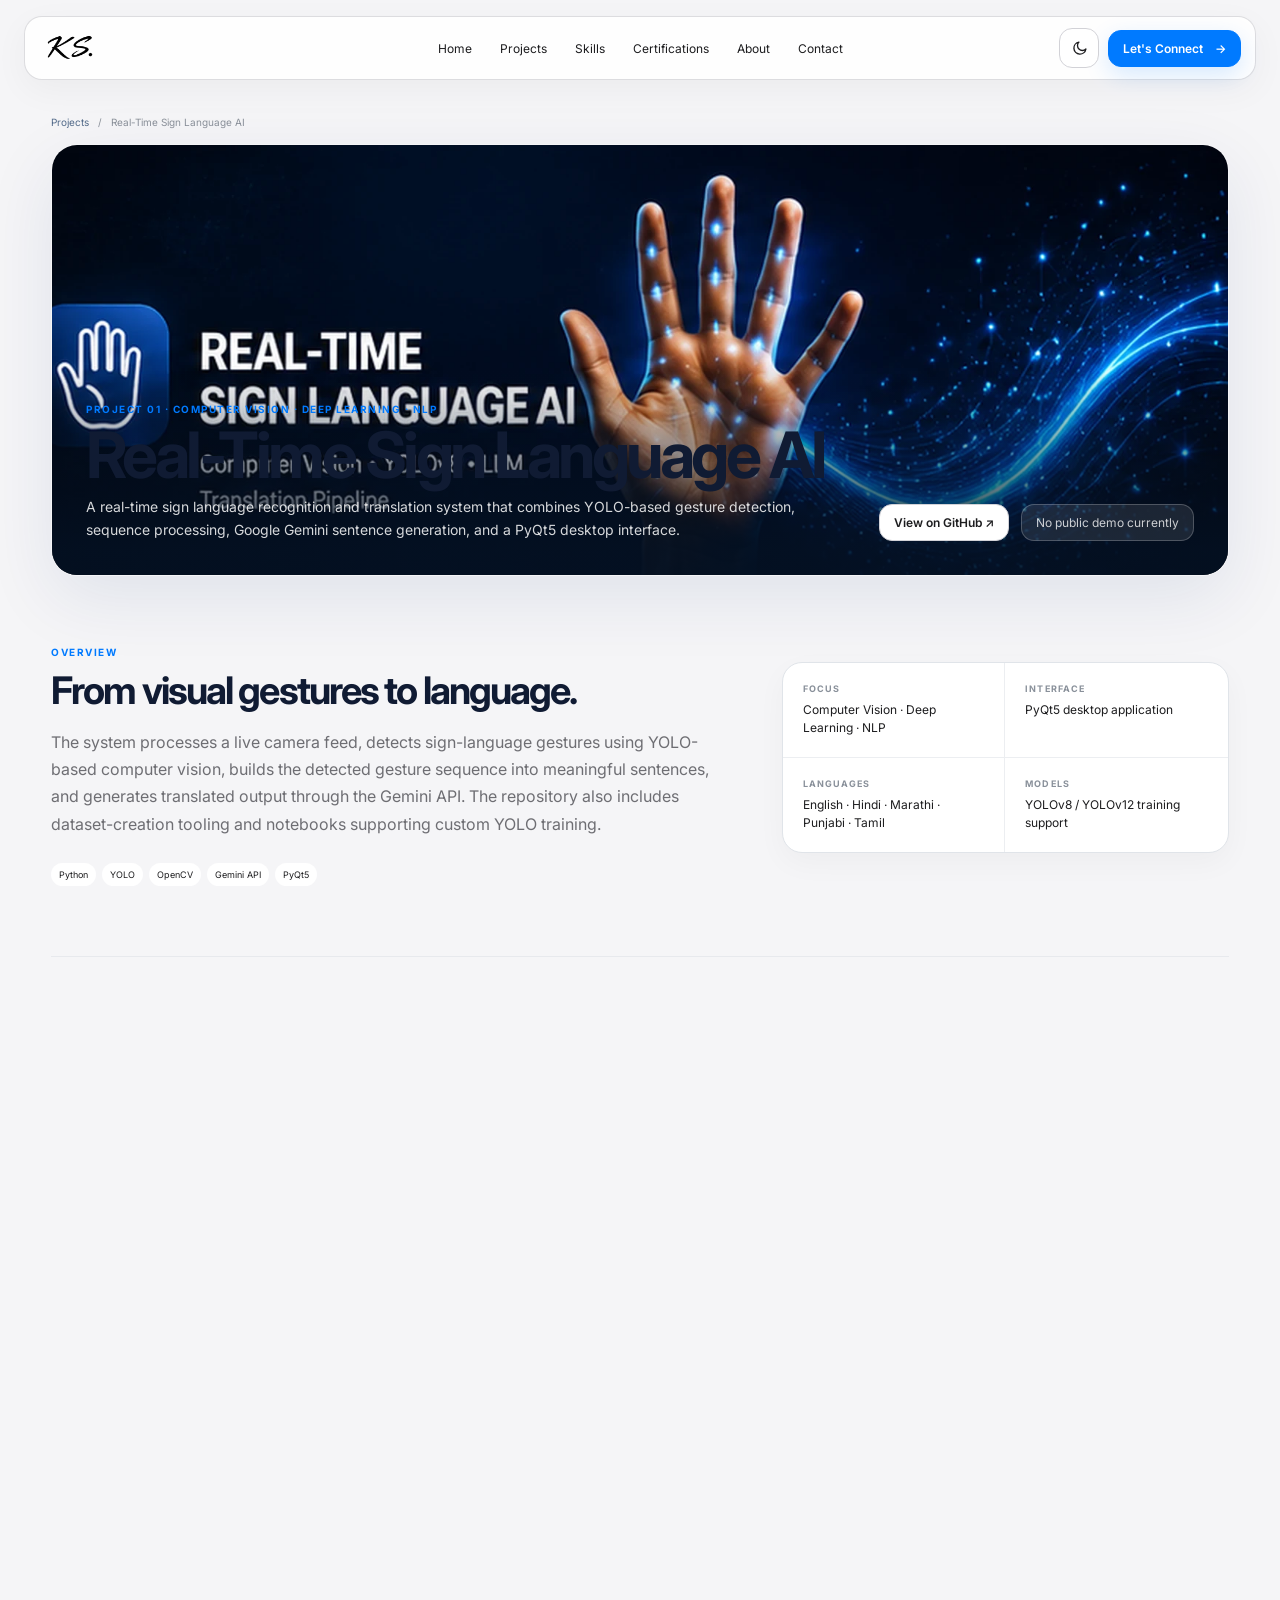
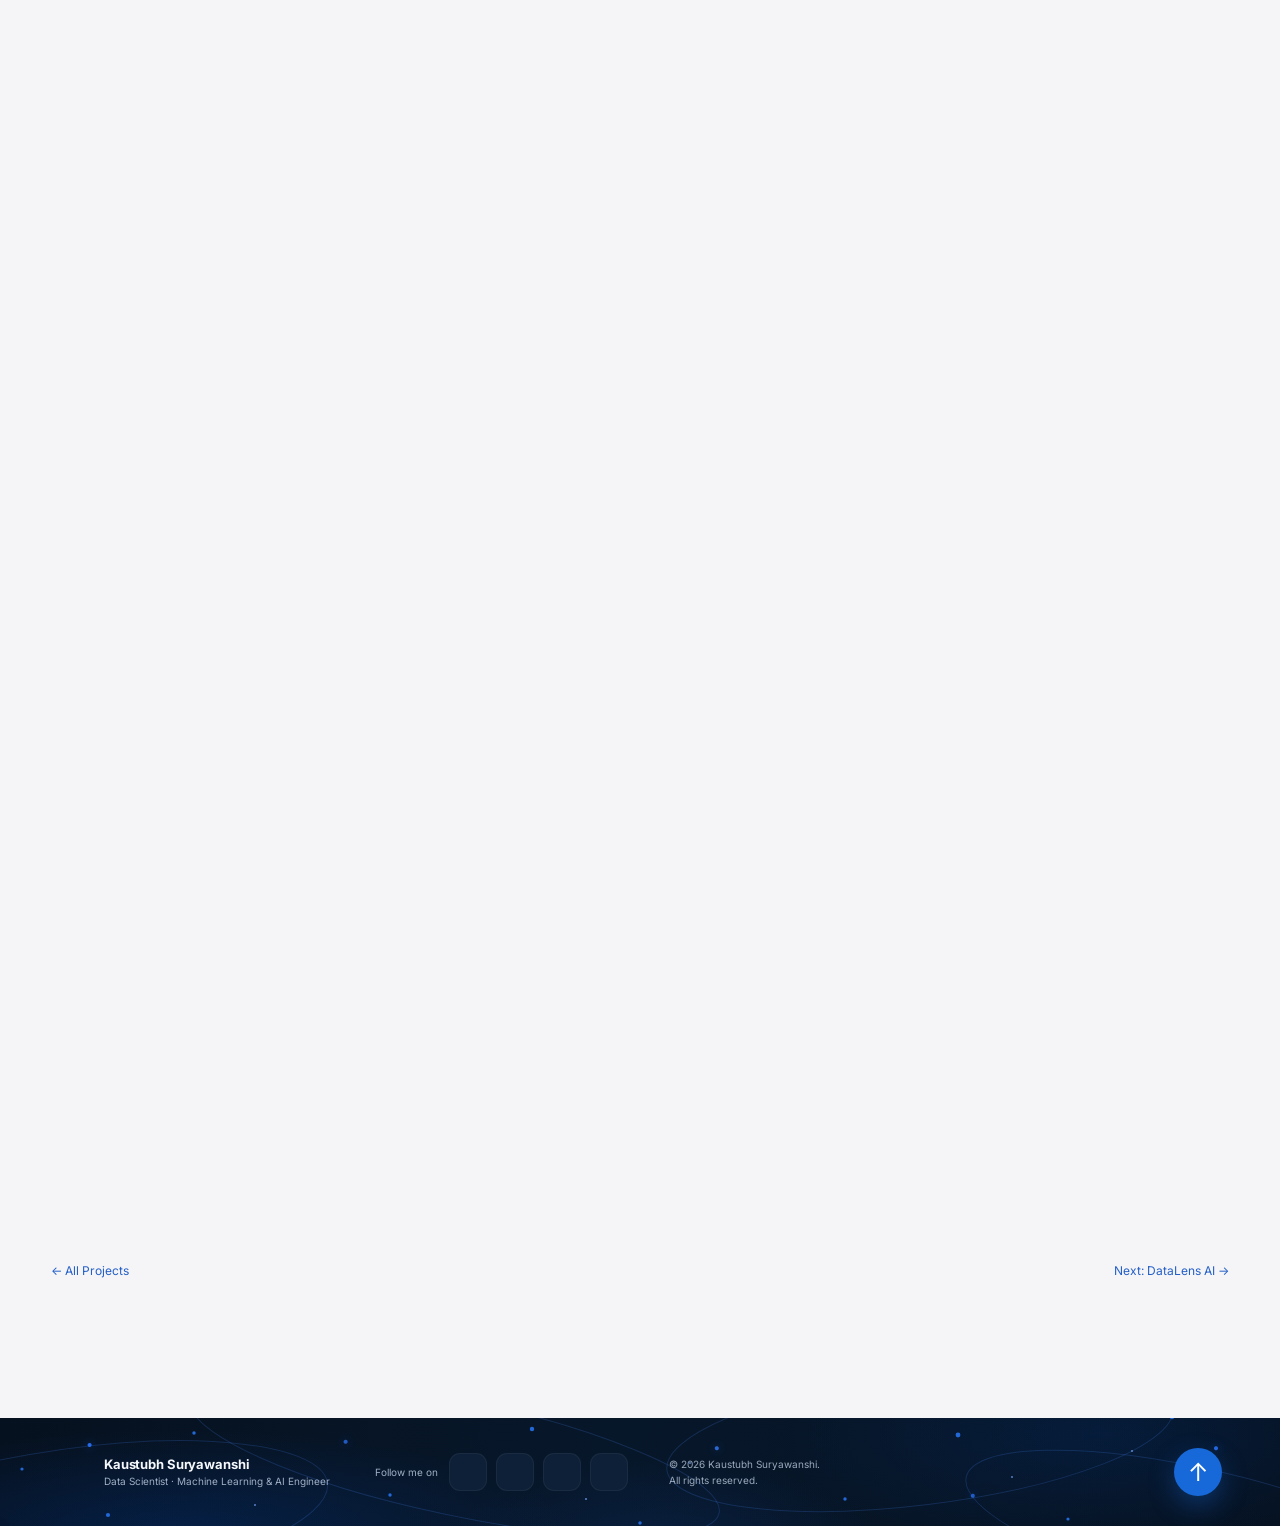
<file: sign-language.html>
<!DOCTYPE html>

<html lang="en">
<head>
<meta charset="utf-8"/><meta content="light dark" name="color-scheme"/>
<meta content="width=device-width,initial-scale=1" name="viewport"/>
<link href="https://Kauatubh-Suryawanshi.github.io/sign-language.html" rel="canonical"/>
<meta content="Real-time gesture recognition and language generation using computer vision, YOLOv8, and an AI-powered language pipeline." name="description"/>
<meta content="#F5F5F7" name="theme-color"/><meta content="Kaustubh Suryawanshi" name="author"/><meta content="index,follow,max-image-preview:large,max-snippet:-1,max-video-preview:-1" name="robots"/><meta content="strict-origin-when-cross-origin" name="referrer"/>
<title>Real-Time Sign Language AI — Kaustubh Suryawanshi</title>
<script>(function(){try{var k="ks-theme-preference";var saved=localStorage.getItem(k);var systemDark=window.matchMedia&&window.matchMedia("(prefers-color-scheme: dark)").matches;var theme=(saved==="dark"||saved==="light")?saved:(systemDark?"dark":"light");document.documentElement.dataset.theme=theme;document.documentElement.style.colorScheme=theme}catch(e){var theme=(window.matchMedia&&window.matchMedia("(prefers-color-scheme: dark)").matches)?"dark":"light";document.documentElement.dataset.theme=theme;document.documentElement.style.colorScheme=theme}})()</script>
<link href="styles.css?v=136" rel="stylesheet"/>
<meta content="Real-Time Sign Language AI — Kaustubh Suryawanshi" property="og:title"/>
<meta content="Real-time gesture recognition and language generation using computer vision, YOLOv8, and an AI-powered language pipeline." property="og:description"/>
<meta content="website" property="og:type"/><meta content="https://Kauatubh-Suryawanshi.github.io/sign-language.html" property="og:url"/><meta content="https://Kauatubh-Suryawanshi.github.io/assets/social-preview.png" property="og:image"/><meta content="1200" property="og:image:width"/><meta content="630" property="og:image:height"/><meta content="Kaustubh Suryawanshi — Data Science · Machine Learning · AI Engineering" property="og:image:alt"/>
<meta content="summary_large_image" name="twitter:card"/><meta content="https://Kauatubh-Suryawanshi.github.io/sign-language.html" name="twitter:url"/><meta content="https://Kauatubh-Suryawanshi.github.io/assets/social-preview.png" name="twitter:image"/><meta content="Kaustubh Suryawanshi — Data Science · Machine Learning · AI Engineering" name="twitter:image:alt"/>
<script>document.documentElement.classList.add('js')</script>
<link href="favicon.svg" rel="icon" type="image/svg+xml"/><link href="assets/apple-touch-icon.png" rel="apple-touch-icon" sizes="180x180"/><link href="site.webmanifest" rel="manifest"/>
<meta content="Real-Time Sign Language AI — Kaustubh Suryawanshi" name="twitter:title"/><meta content="Real-time gesture recognition and language generation using computer vision, YOLOv8, and an AI-powered language pipeline." name="twitter:description"/></head>
<body id="top">
<a class="skip-link" href="#main-content">Skip to main content</a>
<div class="scroll-progress"></div>
<header class="nav-wrap">
<nav class="nav glass">
<a aria-label="Kaustubh home" class="brand" href="index.html"><img alt="KS" class="brand-signet" src="assets/ks-signet-hd.png" width="1536" height="1024" decoding="async"></a>
<div class="nav-links" id="site-nav-links"><a href="index.html">Home</a><a href="projects.html">Projects</a><a href="skills.html">Skills</a><a href="certifications.html">Certifications</a><a href="about.html">About</a><a href="contact.html">Contact</a></div>
<div class="nav-actions"><button aria-label="Switch theme" class="icon-btn" data-theme-toggle="" type="button">☾</button><a class="primary small" data-magnetic="" href="contact.html">Let's Connect <span>→</span></a><button aria-controls="site-nav-links" aria-expanded="false" aria-label="Open menu" class="menu-btn" data-menu="" type="button">☰</button></div>
</nav>
</header>
<main id="main-content">
<section class="case-shell">
<div class="case-breadcrumb">
<a href="projects.html">Projects</a>
<span>/</span>
<span>Real-Time Sign Language AI</span>
</div>
<section class="case-hero">
<img alt="Real-Time Sign Language AI project banner" src="projects/sign-language-banner.webp" width="1768" height="586" decoding="async">
<div class="case-hero-overlay">
<div>
<div class="eyebrow">
PROJECT 01 · COMPUTER VISION · DEEP LEARNING · NLP
</div>
<h1>
Real-Time Sign Language AI
</h1>
<p>
A real-time sign language recognition and translation system that
combines YOLO-based gesture detection, sequence processing,
Google Gemini sentence generation, and a PyQt5 desktop interface.
</p>
</div>
<div class="cta-row">
<a class="secondary small" href="https://github.com/Kauatubh-Suryawanshi/Indian-Sign-Language-To-Regional-Language-Transalation-System" rel="noopener noreferrer" target="_blank">
View on GitHub ↗
</a>
<span class="muted-demo">
No public demo currently
</span>
</div>
</div>
</section>
<section class="case-overview">
<div>
<div class="eyebrow">
OVERVIEW
</div>
<h2>
From visual gestures to language.
</h2>
<p>
The system processes a live camera feed, detects sign-language
gestures using YOLO-based computer vision, builds the detected
gesture sequence into meaningful sentences, and generates
translated output through the Gemini API. The repository also
includes dataset-creation tooling and notebooks supporting
custom YOLO training.
</p>
<div class="tag-row case-tags">
<span>Python</span>
<span>YOLO</span>
<span>OpenCV</span>
<span>Gemini API</span>
<span>PyQt5</span>
</div>
</div>
<dl class="case-meta">
<div>
<dt>Focus</dt>
<dd>Computer Vision · Deep Learning · NLP</dd>
</div>
<div>
<dt>Interface</dt>
<dd>PyQt5 desktop application</dd>
</div>
<div>
<dt>Languages</dt>
<dd>English · Hindi · Marathi · Punjabi · Tamil</dd>
</div>
<div>
<dt>Models</dt>
<dd>YOLOv8 / YOLOv12 training support</dd>
</div>
</dl>
</section>
<section class="case-section">
<div class="eyebrow">
SYSTEM ARCHITECTURE
</div>
<h2>
From camera input to translated output.
</h2>
<div class="arch-flow">
<div class="arch-step">
<span>01</span>
<b>Webcam / video</b>
</div>
<div class="arch-step">
<span>02</span>
<b>YOLO gesture detection</b>
</div>
<div class="arch-step">
<span>03</span>
<b>Gesture sequence</b>
</div>
<div class="arch-step">
<span>04</span>
<b>Gemini sentence generation</b>
</div>
<div class="arch-step">
<span>05</span>
<b>Regional-language output</b>
</div>
</div>
</section>
<section class="case-section">
<div class="eyebrow">
RESULTS &amp; CAPABILITIES
</div>
<div class="result-grid">
<div class="result-card">
<strong>Supported languages</strong>
<span>5</span>
</div>
<div class="result-card">
<strong>Gesture detection</strong>
<span>Real-time</span>
</div>
<div class="result-card">
<strong>Detection model</strong>
<span>YOLO</span>
</div>
<div class="result-card">
<strong>Application interface</strong>
<span>PyQt5</span>
</div>
</div>
</section>
<section class="case-section case-story">
<div class="story-card">
<div class="eyebrow">
01 · PROBLEM
</div>
<h3>
The Communication Challenge
</h3>
<p>
Sign-language communication requires a bridge between visual
gestures and natural language. This project focuses on building
a real-time computer-vision workflow capable of recognizing
gestures from a live video stream and converting them into
understandable language output.
</p>
</div>
<div class="story-card">
<div class="eyebrow">
02 · SOLUTION
</div>
<h3>
Vision-to-Language Pipeline
</h3>
<p>
A webcam-driven pipeline detects gestures, collects the detected
sequence, uses Gemini to generate coherent sentences, and
presents translated output through a desktop interface. This
combines computer vision, deep learning and language generation
within a single application workflow.
</p>
</div>
<div class="story-card">
<div class="eyebrow">
03 · DEPLOYMENT
</div>
<h3>
From project to application
</h3>
<p>
The repository is centered on local real-time application
execution and custom model-training workflows. No verified
public deployment URL is currently included.
</p>
</div>
</section>
<section class="case-section">
<div class="eyebrow">
PRODUCT WALKTHROUGH
</div>
<h2>
Inside the Application.
</h2>
<div class="case-gallery">
<figure class="case-shot">
<img alt="Sign language model training results" loading="lazy" src="assets/case-studies/sign-language/training-results.png" width="2400" height="1200" decoding="async">
<figcaption>
Training results
</figcaption>
</figure>
<figure class="case-shot">
<img alt="Sign language model confusion matrix" loading="lazy" src="assets/case-studies/sign-language/confusion-matrix.png" width="3000" height="2250" decoding="async">
<figcaption>
Confusion matrix
</figcaption>
</figure>
<figure class="case-shot">
<img alt="Real-time sign language application" loading="lazy" src="projects/sign-language.webp" width="1536" height="920" decoding="async">
<figcaption>
Application visual
</figcaption>
</figure>
</div>
</section>
<section class="case-section case-footer-cta">
<div>
<div class="eyebrow">
EXPLORE THE PROJECT
</div>
<h2>
Explore the System.
</h2>
<p>
Explore the model-training workflow, computer-vision pipeline
and application implementation in the repository.
</p>
</div>
<div class="cta-row">
<a class="secondary small" href="https://github.com/Kauatubh-Suryawanshi/Indian-Sign-Language-To-Regional-Language-Transalation-System" rel="noopener noreferrer" target="_blank">
GitHub ↗
</a>
<span class="muted-demo">
No public demo currently
</span>
</div>
</section>
<div class="detail-nav">
<a href="projects.html">
← All Projects
</a>
<a href="datalens.html">
Next: DataLens AI →
</a>
</div>
</section>
</main>
<footer aria-label="Portfolio footer" class="site-footer">
<div class="site-footer-inner">
<a aria-label="Kaustubh home" class="site-footer-brand" href="index.html">
<img alt="KS" loading="lazy" src="assets/ks-signet-hd.png"/>
<span><strong>Kaustubh Suryawanshi</strong><small>Data Scientist · Machine Learning &amp; AI Engineer</small></span>
</a>
<div class="site-footer-socials">
<span>Follow me on</span>
<a aria-label="LinkedIn" href="https://linkedin.com/in/kaustubh-suryawanshi18" rel="noopener noreferrer" target="_blank"><img alt="" class="brand-img brand-linkedin" src="assets/social/linkedin.svg" loading="lazy"></a>
<a aria-label="GitHub" href="https://github.com/Kauatubh-Suryawanshi" rel="noopener noreferrer" target="_blank"><img alt="" class="brand-img brand-github" src="assets/social/github.svg" loading="lazy"></a>
<a aria-label="Email" href="mailto:kaustubh18.work@gmail.com"><img alt="" class="brand-img brand-email" src="assets/social/email.svg" loading="lazy"></a>
<a aria-label="WhatsApp" href="https://wa.me/919403183266" rel="noopener noreferrer" target="_blank"><img alt="" class="brand-img brand-whatsapp" src="assets/social/whatsapp.svg" loading="lazy"></a>
</div>
<div class="site-footer-copy">© 2026 Kaustubh Suryawanshi.<br/>All rights reserved.</div>
<div class="site-footer-end">
<img alt="Kaustubh Suryawanshi signature" class="site-footer-signature" loading="lazy" src="assets/kaustubh-signature-footer.png" width="1790" height="648" decoding="async">
<a aria-label="Back to top" class="site-footer-top" href="#top">↑</a>
</div>
</div>
</footer>
<script src="app.js?v=133"></script>
</body>
</html>
</file>
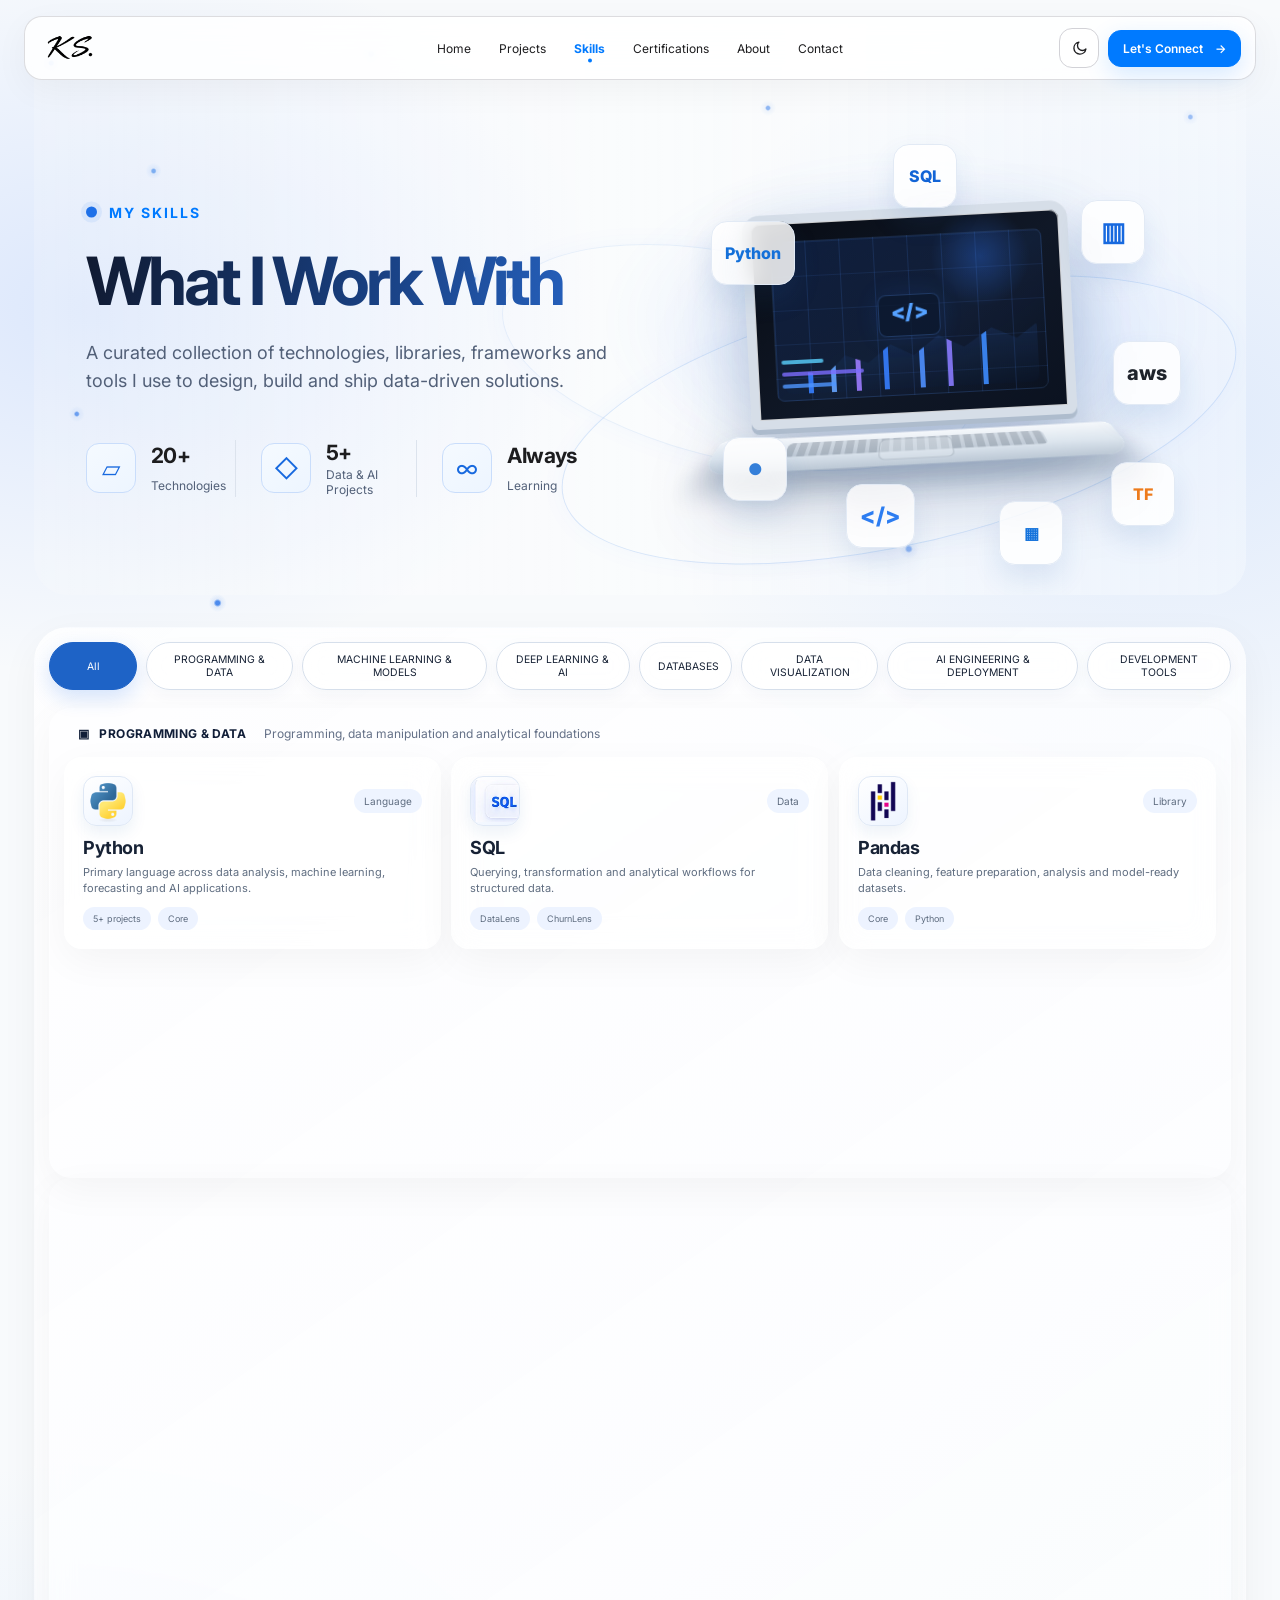
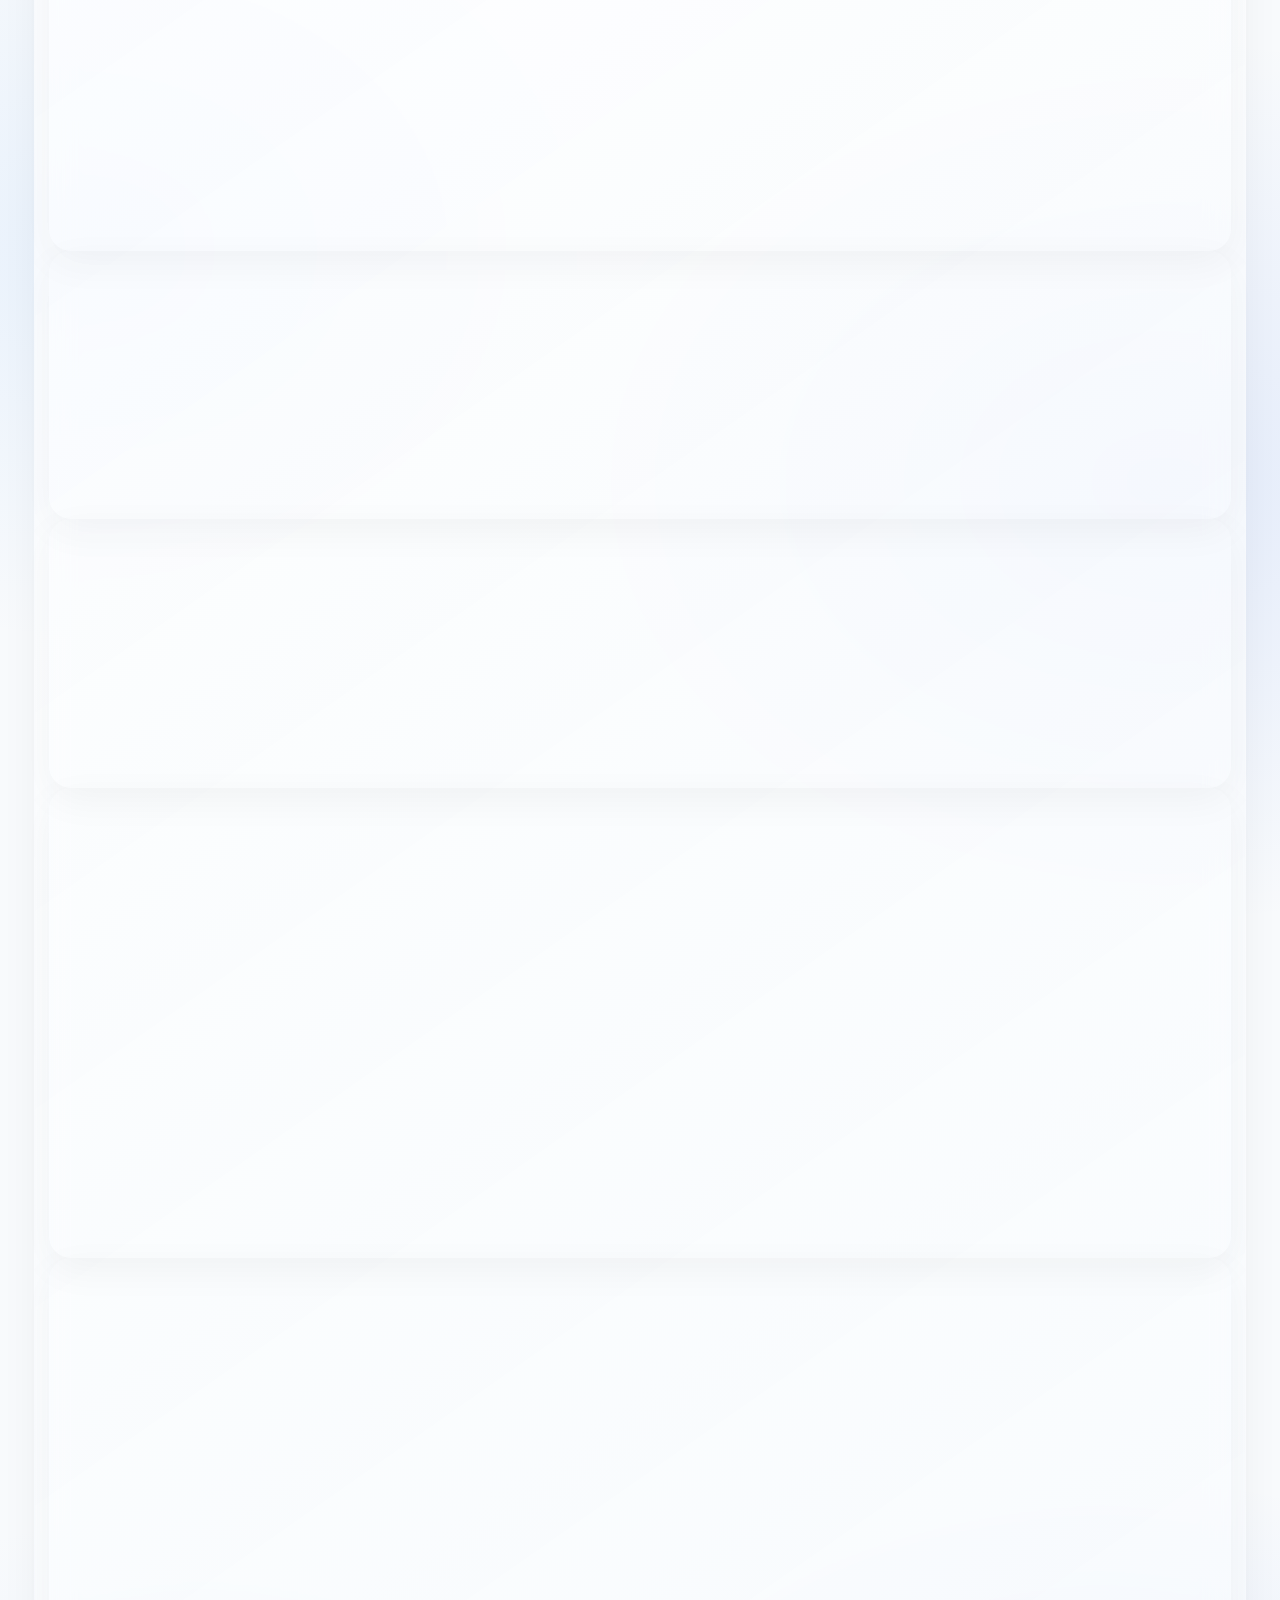
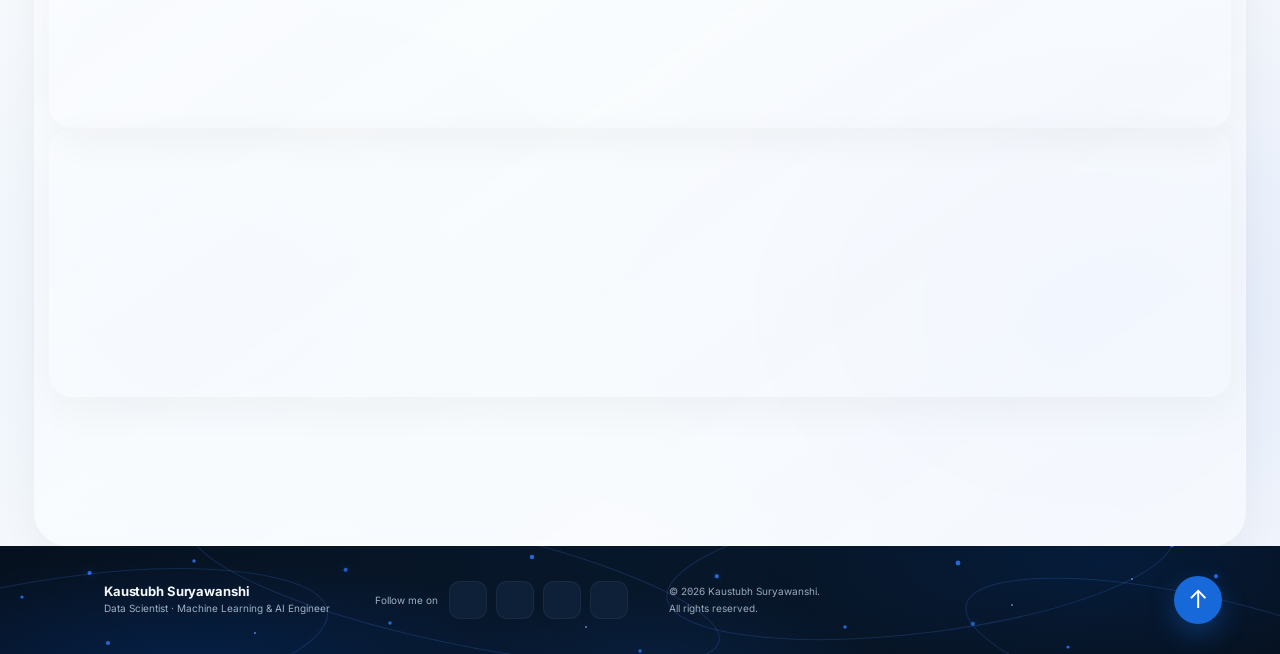
<file: skills.html>
<!DOCTYPE html>

<html lang="en">
<head>
<meta charset="utf-8"/><meta content="light dark" name="color-scheme"/>
<meta content="width=device-width,initial-scale=1" name="viewport"/>
<link href="https://Kauatubh-Suryawanshi.github.io/skills.html" rel="canonical"/>
<meta content="Technical skills across Python, SQL, data science, machine learning, AI, analytics, APIs, deployment, cloud, and engineering workflows." name="description"/>
<meta content="#F5F5F7" name="theme-color"/><meta content="Kaustubh Suryawanshi" name="author"/><meta content="index,follow,max-image-preview:large,max-snippet:-1,max-video-preview:-1" name="robots"/><meta content="strict-origin-when-cross-origin" name="referrer"/>
<title>Skills — Kaustubh Suryawanshi | Data, ML &amp; AI Engineering</title>
<script>(function(){try{var k="ks-theme-preference";var saved=localStorage.getItem(k);var systemDark=window.matchMedia&&window.matchMedia("(prefers-color-scheme: dark)").matches;var theme=(saved==="dark"||saved==="light")?saved:(systemDark?"dark":"light");document.documentElement.dataset.theme=theme;document.documentElement.style.colorScheme=theme}catch(e){var theme=(window.matchMedia&&window.matchMedia("(prefers-color-scheme: dark)").matches)?"dark":"light";document.documentElement.dataset.theme=theme;document.documentElement.style.colorScheme=theme}})()</script>
<link href="styles.css?v=136" rel="stylesheet"/>
<meta content="Skills — Kaustubh Suryawanshi | Data, ML &amp; AI Engineering" property="og:title"/>
<meta content="Technical skills across Python, SQL, data science, machine learning, AI, analytics, APIs, deployment, cloud, and engineering workflows." property="og:description"/>
<meta content="website" property="og:type"/><meta content="https://Kauatubh-Suryawanshi.github.io/skills.html" property="og:url"/><meta content="https://Kauatubh-Suryawanshi.github.io/assets/social-preview.png" property="og:image"/><meta content="1200" property="og:image:width"/><meta content="630" property="og:image:height"/><meta content="Kaustubh Suryawanshi — Data Science · Machine Learning · AI Engineering" property="og:image:alt"/>
<meta content="summary_large_image" name="twitter:card"/><meta content="https://Kauatubh-Suryawanshi.github.io/skills.html" name="twitter:url"/><meta content="https://Kauatubh-Suryawanshi.github.io/assets/social-preview.png" name="twitter:image"/><meta content="Kaustubh Suryawanshi — Data Science · Machine Learning · AI Engineering" name="twitter:image:alt"/>
<script>
document.documentElement.classList.add('js')
</script>
<link href="favicon.svg" rel="icon" type="image/svg+xml"/><link href="assets/apple-touch-icon.png" rel="apple-touch-icon" sizes="180x180"/><link href="site.webmanifest" rel="manifest"/>
<meta content="Skills — Kaustubh Suryawanshi | Data, ML &amp; AI Engineering" name="twitter:title"/>
<meta content="Technical skills across Python, SQL, data science, machine learning, AI, analytics, APIs, deployment, cloud, and engineering workflows." name="twitter:description"/>
</head>
<body id="top" class="skills-reference-page">
<a class="skip-link" href="#main-content">Skip to main content</a>
<div class="scroll-progress"></div>
<header class="nav-wrap">
<nav class="nav glass">
<a aria-label="Kaustubh home" class="brand" href="index.html"><img alt="KS" class="brand-signet" src="assets/ks-signet-hd.png" width="1536" height="1024" decoding="async"></a>
<div class="nav-links" id="site-nav-links"><a href="index.html">Home</a><a href="projects.html">Projects</a><a aria-current="page" class="active" href="skills.html">Skills</a><a href="certifications.html">Certifications</a><a href="about.html">About</a><a href="contact.html">Contact</a></div>
<div class="nav-actions"><button aria-label="Switch theme" class="icon-btn" data-theme-toggle="" type="button">☾</button><a class="primary small" data-magnetic="" href="contact.html">Let's Connect <span>→</span></a><button aria-controls="site-nav-links" aria-expanded="false" aria-label="Open menu" class="menu-btn" data-menu="" type="button">☰</button></div>
</nav>
</header>
<main class="skills-reference-shell" id="main-content">
<!-- =========================================================
     ORIGINAL HERO — UNCHANGED
     ========================================================= -->
<section class="skills-ref-hero">
<div class="skills-ref-copy">
<div class="eyebrow skills-blue-dot">
MY SKILLS
</div>
<h1>
What I Work With
</h1>
<p>
A curated collection of technologies, libraries, frameworks and tools I use to design, build and ship data-driven solutions.
</p>
<div class="skills-ref-stats">
<div>
<span class="ref-stat-icon">▱</span>
<b>20+</b>
<small>Technologies</small>
</div>
<div>
<span class="ref-stat-icon">◇</span>
<b>5+</b>
<small>Data &amp; AI Projects</small>
</div>
<div>
<span class="ref-stat-icon">∞</span>
<b>Always</b>
<small>Learning</small>
</div>
</div>
</div>
<div aria-hidden="true" class="skills-ref-art">
<div class="art-orbit orbit-a"></div>
<div class="art-orbit orbit-b"></div>
<div class="skill-float py">
Python
</div>
<div class="skill-float sql">
SQL
</div>
<div class="skill-float bi">
▥
</div>
<div class="skill-float aws">
aws
</div>
<div class="skill-float tf">
TF
</div>
<div class="skill-float code">
&lt;/&gt;
</div>
<div class="skill-float docker">
▦
</div>
<div class="skill-float db">
●
</div>
<div class="laptop">
<div class="laptop-screen">
<div class="screen-code">
&lt;/&gt;
</div>
<i></i>
<i></i>
<i></i>
</div>
<div class="laptop-base"></div>
</div>
</div>
</section>
<!-- =========================================================
     ORIGINAL BOARD
     ========================================================= -->
<section class="skills-ref-board">
<div aria-label="Skill categories" class="skill-filter-ref" role="tablist">
<div class="skill-filter-scroll">
<button class="active" data-skill-filter="all">All</button>
<button data-skill-filter="programming">PROGRAMMING &amp; DATA</button>
<button data-skill-filter="ml-models">MACHINE LEARNING &amp; MODELS</button>
<button data-skill-filter="ai">DEEP LEARNING &amp; AI</button>
<button data-skill-filter="databases">DATABASES</button>
<button data-skill-filter="visualization">DATA VISUALIZATION</button>
<button data-skill-filter="deployment">AI ENGINEERING &amp; DEPLOYMENT</button>
<button data-skill-filter="tools">DEVELOPMENT TOOLS</button>
</div>
</div>
<section class="skill-category data-cat" data-category-section="programming">
<div class="skill-category-head"><strong>▣   PROGRAMMING &amp; DATA</strong><span>Programming, data manipulation and analytical foundations</span></div>
<div class="skill-ref-grid">
<article class="skill-ref-card" data-skill-category="programming"><div class="skill-ref-top"><span class="skill-ref-logo python"><img alt="Python" src="assets/skills/python.png" width="512" height="512" decoding="async"></span><span class="skill-ref-type">Language</span></div><h3>Python</h3><p>Primary language across data analysis, machine learning, forecasting and AI applications.</p><div class="skill-ref-tags"><span>5+ projects</span><span>Core</span></div></article>
<article class="skill-ref-card" data-skill-category="programming"><div class="skill-ref-top"><span class="skill-ref-logo sql"><img alt="SQL" loading="lazy" src="assets/skills/sql.png" width="90" height="80" decoding="async"></span><span class="skill-ref-type">Data</span></div><h3>SQL</h3><p>Querying, transformation and analytical workflows for structured data.</p><div class="skill-ref-tags"><span>DataLens</span><span>ChurnLens</span></div></article>
<article class="skill-ref-card" data-skill-category="programming"><div class="skill-ref-top"><span class="skill-ref-logo pandas"><img alt="Pandas" loading="lazy" src="assets/skills/pandas.png" width="512" height="512" decoding="async"></span><span class="skill-ref-type">Library</span></div><h3>Pandas</h3><p>Data cleaning, feature preparation, analysis and model-ready datasets.</p><div class="skill-ref-tags"><span>Core</span><span>Python</span></div></article>
<article class="skill-ref-card" data-skill-category="programming"><div class="skill-ref-top"><span class="skill-ref-logo numpy"><img alt="NumPy" loading="lazy" src="assets/skills/numPy.png" width="512" height="512" decoding="async"></span><span class="skill-ref-type">Library</span></div><h3>NumPy</h3><p>Numerical computing and array-based processing for data workflows.</p><div class="skill-ref-tags"><span>Core</span></div></article>
</div>
</section>
<section class="skill-category ml-cat" data-category-section="ml-models">
<div class="skill-category-head"><strong>♧   MACHINE LEARNING &amp; MODELS</strong><span>Algorithms, modeling, forecasting and model evaluation</span></div>
<div class="skill-ref-grid">
<article class="skill-ref-card" data-skill-category="ml-models"><div class="skill-ref-top"><span class="skill-ref-logo sklearn"><img alt="Scikit-learn" loading="lazy" src="assets/skills/sklearn.png" width="512" height="512" decoding="async"></span><span class="skill-ref-type">ML</span></div><h3>Scikit-learn</h3><p>Preprocessing, model training, evaluation and classical ML workflows.</p><div class="skill-ref-tags"><span>DataLens</span><span>ChurnLens</span></div></article>
<article class="skill-ref-card" data-skill-category="ml-models"><div class="skill-ref-top"><span class="skill-ref-logo Classification"><img alt="Classification" loading="lazy" src="assets/skills/classfication.png" width="128" height="128" decoding="async"></span><span class="skill-ref-type">Method</span></div><h3>Classification</h3><p>Supervised learning workflows for predicting discrete classes and decision outcomes.</p><div class="skill-ref-tags"><span>ML</span><span>Scikit-learn</span></div></article>
<article class="skill-ref-card" data-skill-category="ml-models"><div class="skill-ref-top"><span class="skill-ref-logo regression"><img alt="regression" loading="lazy" src="assets/skills/regression.png" width="512" height="512" decoding="async"></span><span class="skill-ref-type">Method</span></div><h3>Regression</h3><p>Predictive modeling for continuous outcomes and quantitative estimation.</p><div class="skill-ref-tags"><span>ML</span><span>Scikit-learn</span></div></article>
<article class="skill-ref-card" data-skill-category="ml-models"><div class="skill-ref-top"><span class="skill-ref-logo feature"><img alt="feature" loading="lazy" src="assets/skills/feature.jpeg" width="350" height="350" decoding="async"></span><span class="skill-ref-type">Technique</span></div><h3>Feature Engineering</h3><p>Transforming raw variables into informative features for robust model performance.</p><div class="skill-ref-tags"><span>ML</span><span>Data</span></div></article>
<article class="skill-ref-card" data-skill-category="ml-models"><div class="skill-ref-top"><span class="skill-ref-logo assessment"><img alt="assessment" loading="lazy" src="assets/skills/assessment.png" width="512" height="512" decoding="async"></span><span class="skill-ref-type">Evaluation</span></div><h3>Model Evaluation</h3><p>Validation and performance assessment using appropriate metrics and test strategies.</p><div class="skill-ref-tags"><span>ML</span><span>Validation</span></div></article>
<article class="skill-ref-card" data-skill-category="ml-models"><div class="skill-ref-top"><span class="skill-ref-logo xgb"><img alt="XGBoost" loading="lazy" src="assets/skills/xgb.png" width="90" height="80" decoding="async"></span><span class="skill-ref-type">Model</span></div><h3>XGBoost</h3><p>Gradient-boosted classification and predictive modeling.</p><div class="skill-ref-tags"><span>ChurnLens</span><span>DataLens</span></div></article>
<article class="skill-ref-card" data-skill-category="ml-models"><div class="skill-ref-top"><span class="skill-ref-logo lgb"><img alt="LightGBM" loading="lazy" src="assets/skills/lgb.png" width="90" height="80" decoding="async"></span><span class="skill-ref-type">Model</span></div><h3>LightGBM</h3><p>Gradient-boosting models for tabular prediction and demand forecasting.</p><div class="skill-ref-tags"><span>DataLens</span><span>Walmart</span></div></article>
<article class="skill-ref-card" data-skill-category="ml-models"><div class="skill-ref-top"><span class="skill-ref-logo sarima"><img alt="SARIMA" loading="lazy" src="assets/skills/sarima.png" width="80" height="80" decoding="async"></span><span class="skill-ref-type">Time Series</span></div><h3>SARIMA</h3><p>Seasonal time-series forecasting and model validation.</p><div class="skill-ref-tags"><span>Walmart</span></div></article>
<article class="skill-ref-card" data-skill-category="ml-models"><div class="skill-ref-top"><span class="skill-ref-logo prophet"><img alt="Prophet" loading="lazy" src="assets/skills/prophet.png" width="80" height="80" decoding="async"></span><span class="skill-ref-type">Time Series</span></div><h3>Prophet</h3><p>Forecasting with trend and seasonal components.</p><div class="skill-ref-tags"><span>Walmart</span></div></article>
</div>
</section>
<section class="skill-category ml-cat" data-category-section="ai">
<div class="skill-category-head"><strong>♧   DEEP LEARNING &amp; AI</strong><span>Deep learning, computer vision and intelligent AI systems</span></div>
<div class="skill-ref-grid">
<article class="skill-ref-card" data-skill-category="ai"><div class="skill-ref-top"><span class="skill-ref-logo tensorflow"><img alt="TensorFlow" loading="lazy" src="assets/skills/tensorflow.png" width="512" height="512" decoding="async"></span><span class="skill-ref-type">Deep Learning</span></div><h3>TensorFlow</h3><p>Deep-learning tooling supporting AI and computer-vision workflows.</p><div class="skill-ref-tags"><span>Sign Language</span></div></article>
<article class="skill-ref-card" data-skill-category="ai"><div class="skill-ref-top"><span class="skill-ref-logo yolo"><img alt="YOLOv8" loading="lazy" src="assets/skills/yolov8.png" width="290" height="81" decoding="async"></span><span class="skill-ref-type">Computer Vision</span></div><h3>YOLOv8</h3><p>Real-time object and gesture detection for the sign-language system.</p><div class="skill-ref-tags"><span>Sign Language</span></div></article>
<article class="skill-ref-card" data-skill-category="ai"><div class="skill-ref-top"><span class="skill-ref-logo llm"><img alt="AI and LLM Applications" loading="lazy" src="assets/skills/llm.png" width="90" height="80" decoding="async"></span><span class="skill-ref-type">AI</span></div><h3>AI &amp; LLM Applications</h3><p>Natural-language interfaces, LLM-powered workflows and AI-assisted applications.</p><div class="skill-ref-tags"><span>DataLens</span><span>Sign Language</span></div></article>
</div>
</section>
<section class="skill-category data-cat" data-category-section="databases">
<div class="skill-category-head"><strong>▣   DATABASES</strong><span>Relational, document and lightweight data storage</span></div>
<div class="skill-ref-grid">
<article class="skill-ref-card" data-skill-category="databases"><div class="skill-ref-top"><span class="skill-ref-logo db"><img alt="PostgreSQL" loading="lazy" src="assets/skills/PostgresSQL.png" width="512" height="512" decoding="async"></span><span class="skill-ref-type">Database</span></div><h3>PostgreSQL</h3><p>Relational database workflows for structured data and application systems.</p><div class="skill-ref-tags"><span>SQL</span><span>Database</span></div></article>
<article class="skill-ref-card" data-skill-category="databases"><div class="skill-ref-top"><span class="skill-ref-logo db"><img alt="MongoDB" loading="lazy" src="assets/skills/MongoDB.png" width="512" height="512" decoding="async"></span><span class="skill-ref-type">Database</span></div><h3>MongoDB</h3><p>Document-oriented data storage for flexible application and analytics workflows.</p><div class="skill-ref-tags"><span>NoSQL</span><span>Database</span></div></article>
<article class="skill-ref-card" data-skill-category="databases"><div class="skill-ref-top"><span class="skill-ref-logo db"><img alt="SQLite" loading="lazy" src="assets/skills/SQLite.png" width="512" height="512" decoding="async"></span><span class="skill-ref-type">Database</span></div><h3>SQLite</h3><p>Lightweight relational storage for local applications and data workflows.</p><div class="skill-ref-tags"><span>SQL</span><span>Database</span></div></article>
</div>
</section>
<section class="skill-category data-cat" data-category-section="visualization">
<div class="skill-category-head"><strong>▥   DATA VISUALIZATION</strong><span>Analytical, statistical and interactive visual storytelling</span></div>
<div class="skill-ref-grid">
<article class="skill-ref-card" data-skill-category="visualization"><div class="skill-ref-top"><span class="skill-ref-logo viz"><img alt="Matplotlib" loading="lazy" src="assets/skills/matplotlib.png" width="512" height="512" decoding="async"></span><span class="skill-ref-type">Visualization</span></div><h3>Matplotlib</h3><p>Flexible plotting for exploratory analysis, reporting and model insights.</p><div class="skill-ref-tags"><span>Python</span><span>Analytics</span></div></article>
<article class="skill-ref-card" data-skill-category="visualization"><div class="skill-ref-top"><span class="skill-ref-logo viz"><img alt="Seaborn" loading="lazy" src="assets/skills/seaborn.svg"/></span><span class="skill-ref-type">Visualization</span></div><h3>Seaborn</h3><p>Statistical visualization for analytical exploration and communication.</p><div class="skill-ref-tags"><span>Python</span><span>Analytics</span></div></article>
<article class="skill-ref-card" data-skill-category="visualization"><div class="skill-ref-top"><span class="skill-ref-logo viz"><img alt="Plotly" loading="lazy" src="assets/skills/ploty.png" width="512" height="512" decoding="async"></span><span class="skill-ref-type">Interactive</span></div><h3>Plotly</h3><p>Interactive charts and visual analytics for data-driven applications.</p><div class="skill-ref-tags"><span>Interactive</span><span>Analytics</span></div></article>
<article class="skill-ref-card" data-skill-category="visualization"><div class="skill-ref-top"><span class="skill-ref-logo viz"><img alt="Data Visualization" loading="lazy" src="assets/skills/data v.png" width="512" height="512" decoding="async"></span><span class="skill-ref-type">Analytics</span></div><h3>Data Visualization</h3><p>Charts and interactive visual analytics using Matplotlib, Seaborn and Plotly.</p><div class="skill-ref-tags"><span>DataLens</span><span>Walmart</span></div></article>
</div>
</section>
<section class="skill-category eng-cat" data-category-section="deployment">
<div class="skill-category-head"><strong>▣   AI ENGINEERING &amp; DEPLOYMENT</strong><span>Backend APIs, applications, containers and cloud deployment</span></div>
<div class="skill-ref-grid">
<article class="skill-ref-card" data-skill-category="deployment"><div class="skill-ref-top"><span class="skill-ref-logo fastapi"><img alt="FastAPI" loading="lazy" src="assets/skills/fastapi.png" width="512" height="512" decoding="async"></span><span class="skill-ref-type">Backend</span></div><h3>FastAPI</h3><p>REST APIs and model-serving backends for production applications.</p><div class="skill-ref-tags"><span>3 projects</span></div></article>
<article class="skill-ref-card" data-skill-category="deployment"><div class="skill-ref-top"><span class="skill-ref-logo streamlit"><img alt="Streamlit" loading="lazy" src="assets/skills/streamlit.png" width="512" height="512" decoding="async"></span><span class="skill-ref-type">App</span></div><h3>Streamlit</h3><p>Interactive data and model applications for demos and decision workflows.</p><div class="skill-ref-tags"><span>DataLens</span><span>Walmart</span></div></article>
<article class="skill-ref-card" data-skill-category="deployment"><div class="skill-ref-top"><span class="skill-ref-logo docker"><img alt="Docker" loading="lazy" src="assets/skills/docker.png" width="512" height="512" decoding="async"></span><span class="skill-ref-type">Deployment</span></div><h3>Docker</h3><p>Containerized application and inference environments.</p><div class="skill-ref-tags"><span>DataLens</span><span>ChurnLens</span></div></article>
<article class="skill-ref-card" data-skill-category="deployment"><div class="skill-ref-top"><span class="skill-ref-logo aws"><img alt="AWS ECS and Fargate" loading="lazy" src="assets/skills/aws.png" width="512" height="512" decoding="async"></span><span class="skill-ref-type">Cloud</span></div><h3>AWS ECS / Fargate</h3><p>Cloud deployment for production-oriented data and ML applications.</p><div class="skill-ref-tags"><span>DataLens</span><span>ChurnLens</span></div></article>
</div>
</section>
<section class="skill-category eng-cat" data-category-section="tools">
<div class="skill-category-head"><strong>▣   DEVELOPMENT TOOLS</strong><span>Experimentation, version control and collaborative development</span></div>
<div class="skill-ref-grid">
<article class="skill-ref-card" data-skill-category="tools"><div class="skill-ref-top"><span class="skill-ref-logo jupyter"><img alt="Jupyter Notebook" loading="lazy" src="assets/skills/jupyter.png" width="512" height="512" decoding="async"></span><span class="skill-ref-type">Environment</span></div><h3>Jupyter Notebook</h3><p>Exploration, experimentation, analysis and model development.</p><div class="skill-ref-tags"><span>Core</span></div></article>
<article class="skill-ref-card" data-skill-category="tools"><div class="skill-ref-top"><span class="skill-ref-logo github"><img alt="Git" loading="lazy" src="assets/skills/git.png" width="512" height="512" decoding="async"></span><span class="skill-ref-type">Version Control</span></div><h3>Git</h3><p>Version control for structured development and reproducible workflows.</p><div class="skill-ref-tags"><span>Core</span><span>Workflow</span></div></article>
<article class="skill-ref-card" data-skill-category="tools"><div class="skill-ref-top"><span class="skill-ref-logo github"><img alt="GitHub" loading="lazy" src="assets/social/github.svg"/></span><span class="skill-ref-type">Platform</span></div><h3>GitHub</h3><p>Collaborative code hosting, project management and development workflow.</p><div class="skill-ref-tags"><span>Core</span><span>Workflow</span></div></article>
</div>
</section>
<section class="skills-glance">
<div class="glance-title">AT A GLANCE</div>
<div class="glance-grid">
<div><span>▱</span><b>30+</b><small>Technologies</small></div>
<div><span>⚙</span><b>7</b><small>Technical Domains</small></div>
<div><span>▱</span><b>10+</b><small>Projects Built</small></div>
<div><span>↗</span><b>Full Workflow</b><small>From Data to Deployment</small></div>
<div><span>☆</span><b>Always</b><small>Learning &amp; Building</small></div>
</div>
</section>
</section>
</main>
<!-- =========================================================
     ORIGINAL FOOTER — UNCHANGED
     ========================================================= -->
<footer aria-label="Portfolio footer" class="site-footer">
<div class="site-footer-inner">
<a aria-label="Kaustubh home" class="site-footer-brand" href="index.html">
<img alt="KS" loading="lazy" src="assets/ks-signet-hd.png"/>
<span><strong>Kaustubh Suryawanshi</strong><small>Data Scientist · Machine Learning &amp; AI Engineer</small></span>
</a>
<div class="site-footer-socials">
<span>Follow me on</span>
<a aria-label="LinkedIn" href="https://linkedin.com/in/kaustubh-suryawanshi18" rel="noopener noreferrer" target="_blank"><img alt="" class="brand-img brand-linkedin" src="assets/social/linkedin.svg" loading="lazy"></a>
<a aria-label="GitHub" href="https://github.com/Kauatubh-Suryawanshi" rel="noopener noreferrer" target="_blank"><img alt="" class="brand-img brand-github" src="assets/social/github.svg" loading="lazy"></a>
<a aria-label="Email" href="mailto:kaustubh18.work@gmail.com"><img alt="" class="brand-img brand-email" src="assets/social/email.svg" loading="lazy"></a>
<a aria-label="WhatsApp" href="https://wa.me/919403183266" rel="noopener noreferrer" target="_blank"><img alt="" class="brand-img brand-whatsapp" src="assets/social/whatsapp.svg" loading="lazy"></a>
</div>
<div class="site-footer-copy">© 2026 Kaustubh Suryawanshi.<br/>All rights reserved.</div>
<div class="site-footer-end">
<img alt="Kaustubh Suryawanshi signature" class="site-footer-signature" loading="lazy" src="assets/kaustubh-signature-footer.png" width="1790" height="648" decoding="async">
<a aria-label="Back to top" class="site-footer-top" href="#top">↑</a>
</div>
</div>
</footer>
<!-- ORIGINAL JS — UNCHANGED -->
<script src="app.js?v=133"></script>

</body>
</html>
</file>
